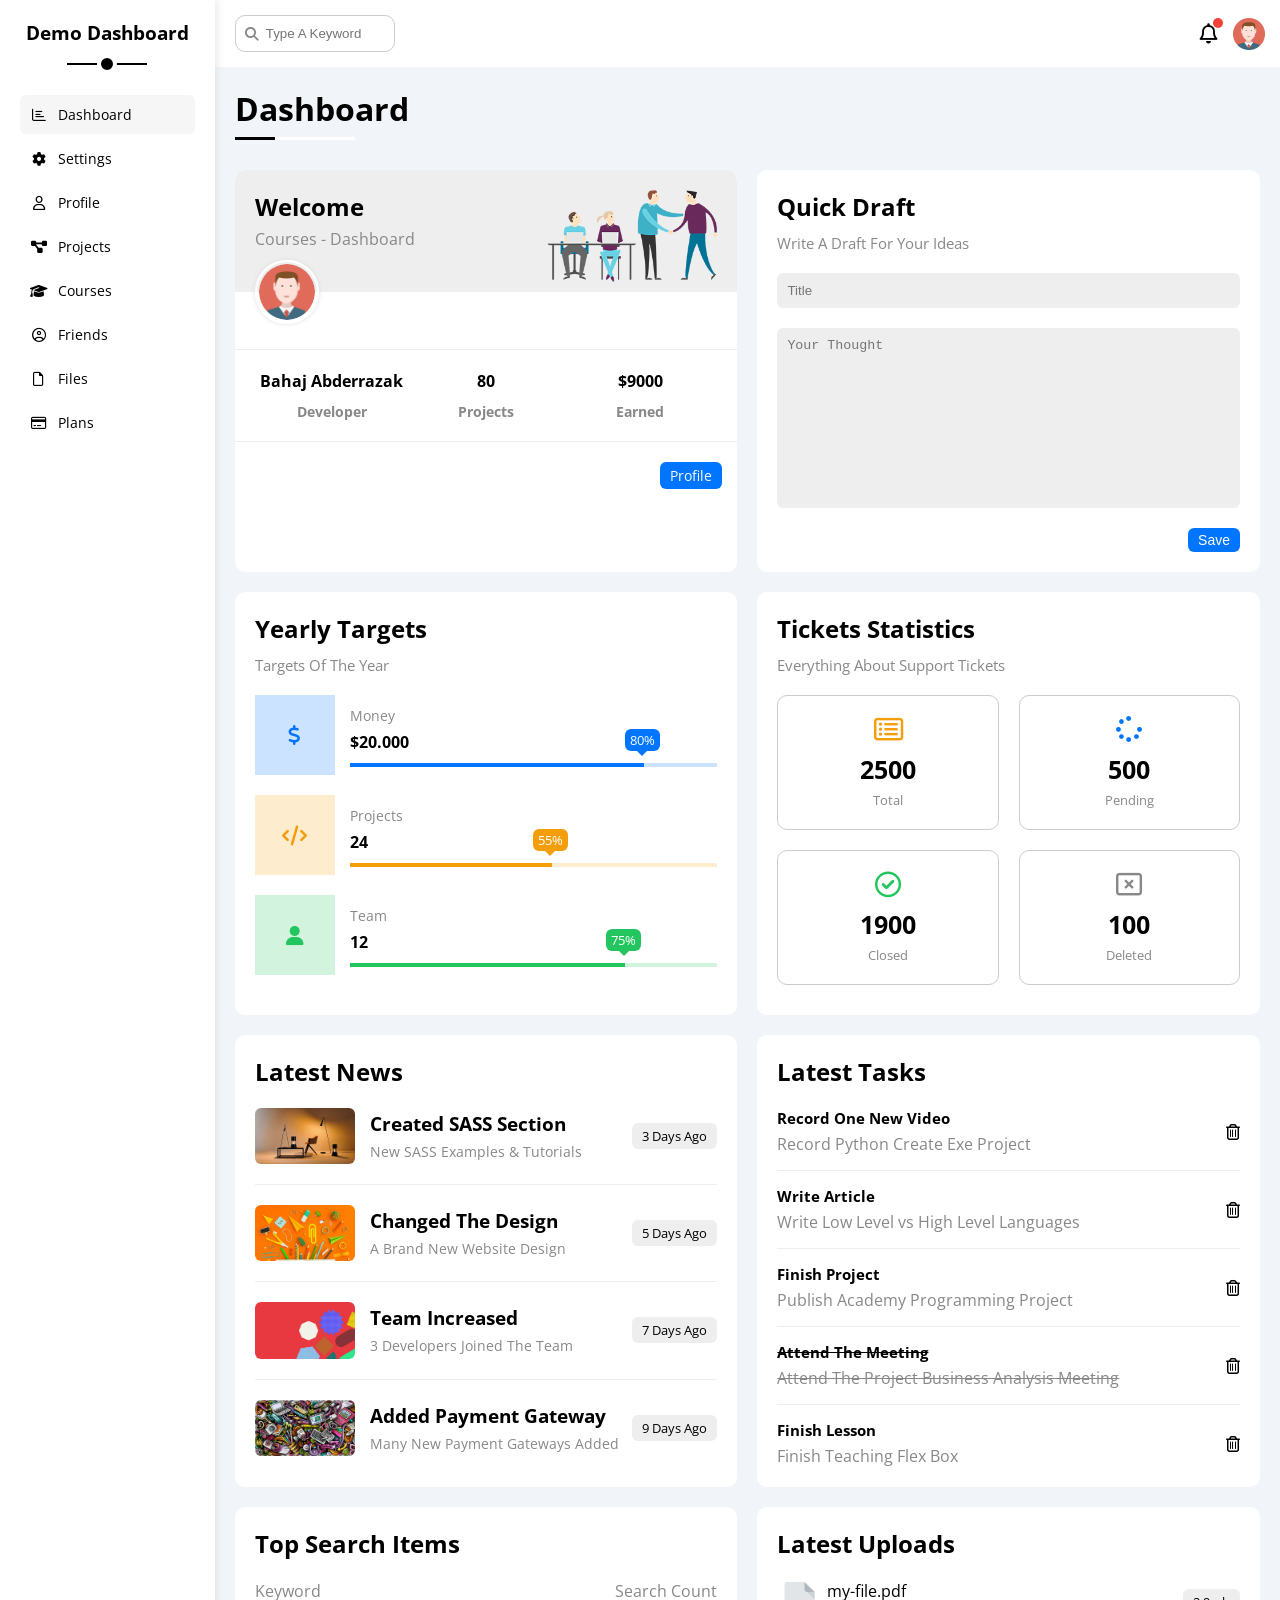
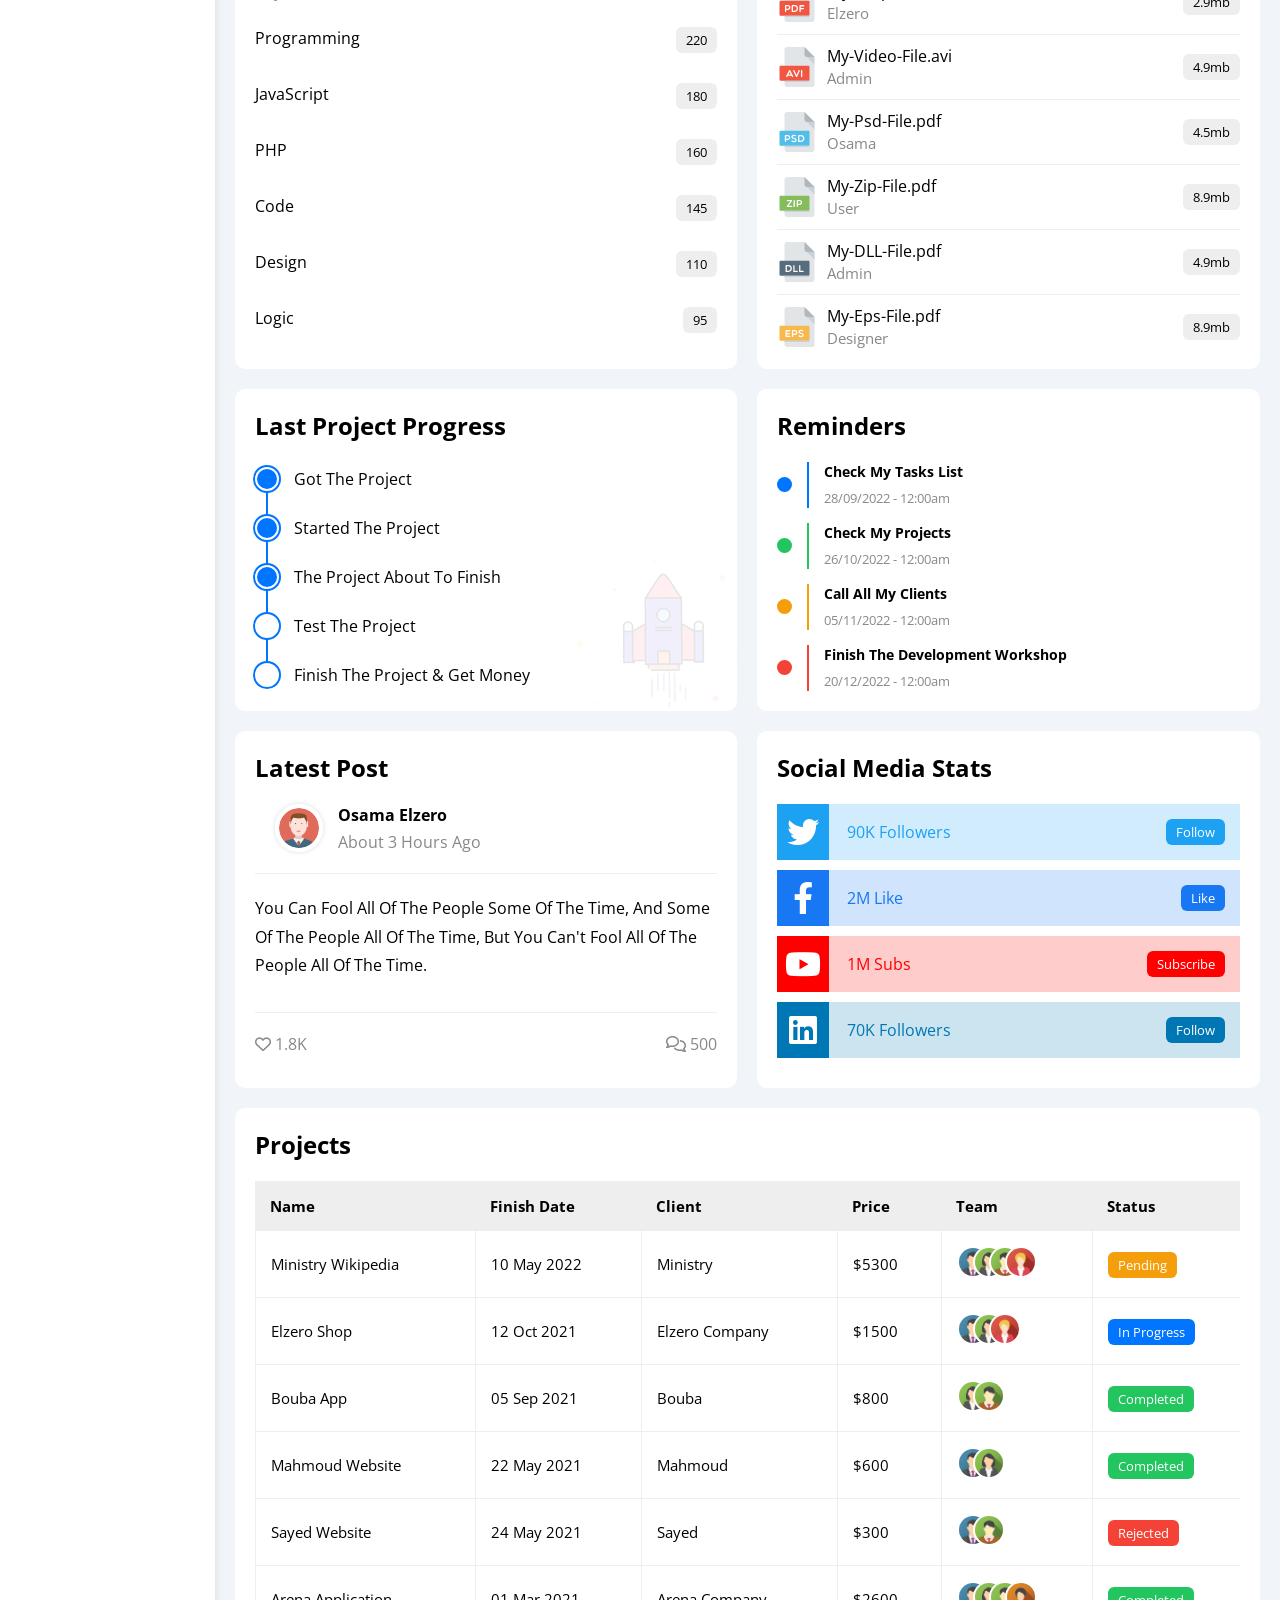
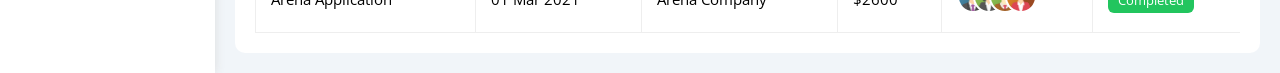
<file: index.html>
<!DOCTYPE html>
<html lang="en">

<head>
  <meta charset="UTF-8">
  <meta name="viewport" content="width=device-width, initial-scale=1.0">
  <link rel="preconnect" href="https://fonts.googleapis.com">
  <link rel="preconnect" href="https://fonts.gstatic.com" crossorigin>
  <link href="https://fonts.googleapis.com/css2?family=Open+Sans:wght@300;400;500;600;700;800&display=swap"
    rel="stylesheet">
  <link rel="stylesheet" href="https://cdnjs.cloudflare.com/ajax/libs/font-awesome/6.4.2/css/all.min.css"
    integrity="sha512-z3gLpd7yknf1YoNbCzqRKc4qyor8gaKU1qmn+CShxbuBusANI9QpRohGBreCFkKxLhei6S9CQXFEbbKuqLg0DA=="
    crossorigin="anonymous" referrerpolicy="no-referrer" />
  <link rel="stylesheet" href="css/all.min.css">
  <link rel="stylesheet" href="css/style.css">
  <title>Dashboard</title>
</head>

<body>
  <div class="page d-flex">
    <div class="sidebar bg-white p-20 p-relative">
      <h3 class="p-relative txt-c mt-0">Demo Dashboard</h3>
      <ul>
        <li>
          <a class="active d-flex align-center fs-14 c-black rad-6 p-10" href="index.html">
            <i class="fa-regular fa-chart-bar fa-fw"></i>
            <span>Dashboard</span>
          </a>
        </li>
        <li>
          <a class="d-flex align-center fs-14 c-black rad-6 p-10" href="settings.html">
            <i class="fa-solid fa-gear fa-fw"></i>
            <span>Settings</span>
          </a>
        </li>
        <li>
          <a class="d-flex align-center fs-14 c-black rad-6 p-10" href="profile.html">
            <i class="fa-regular fa-user fa-fw"></i>
            <span>Profile</span>
          </a>
        </li>
        <li>
          <a class="d-flex align-center fs-14 c-black rad-6 p-10" href="projects.html">
            <i class="fa-solid fa-diagram-project fa-fw"></i>
            <span>Projects</span>
          </a>
        </li>
        <li>
          <a class="d-flex align-center fs-14 c-black rad-6 p-10" href="courses.html">
            <i class="fa-solid fa-graduation-cap fa-fw"></i>
            <span>Courses</span>
          </a>
        </li>
        <li>
          <a class="d-flex align-center fs-14 c-black rad-6 p-10" href="friends.html">
            <i class="fa-regular fa-circle-user fa-fw"></i>
            <span>Friends</span>
          </a>
        </li>
        <li>
          <a class="d-flex align-center fs-14 c-black rad-6 p-10" href="files.html">
            <i class="fa-regular fa-file fa-fw"></i>
            <span>Files</span>
          </a>
        </li>
        <li>
          <a class="d-flex align-center fs-14 c-black rad-6 p-10" href="plans.html">
            <i class="fa-regular fa-credit-card fa-fw"></i>
            <span>Plans</span>
          </a>
        </li>
      </ul>
    </div>
    <div class="content w-full">

      <!-- start head -->
      <div class="head bg-white p-15 between-flex">
        <div class="search p-relative">
          <input class="p-10" type="search" placeholder="Type A Keyword">
        </div>
        <div class="icons d-flex align-center">
          <span class="notification p-relative">
            <i class="fa-regular fa-bell fa-lg"></i>
          </span>
          <img decoding="async" src="imgs/avatar.png" alt="" />
        </div>
      </div>
      <!-- end head -->

      <h1 class="p-relative">Dashboard</h1>
      <div class="wrapper d-grid gap-20">

        <!-- start Welcome Widget -->
        <div class="welcome bg-white rad-10 txt-c-mobile block-mobile">
          <div class="intro p-20 d-flex space-between bg-eee">
            <div>
              <h2 class="m-0">Welcome</h2>
              <p class="c-grey mt-5">Courses - Dashboard</p>
            </div>
            <img decoding="async" class="hide-mobile" src="imgs/welcome.png" alt="" />
          </div>
          <img decoding="async" src="imgs/avatar.png" alt="" class="avatar" />
          <div class="body txt-c d-flex p-20 mt-20 mb-20 block-mobile">
            <div>Bahaj Abderrazak<span class="d-block c-grey fs-14 mt-10">Developer</span></div>
            <div>80 <span class="d-block c-grey fs-14 mt-10">Projects</span></div>
            <div>$9000 <span class="d-block c-grey fs-14 mt-10">Earned</span></div>
          </div>
          <a href="profile.html" class="visit d-block fs-14 bg-blue c-white w-fit btn-shape">Profile</a>
        </div>
        <!-- end Welcome Widget -->

        <!-- start quick Draft widget -->
        <div class="quick-draft p-20 bg-white rad-10">
          <h2 class="mt-0 mb-10">Quick Draft</h2>
          <p class="mt-0 mb-20 c-grey fs-15">Write A Draft For Your Ideas</p>
          <form action="">
            <input type="text" class="d-block mb-20 w-full p-10 b-none bg-eee rad-6" placeholder="Title">
            <textarea class="d-block mb-20 w-full p-10 b-none bg-eee rad-6" placeholder="Your Thought"></textarea>
            <input type="submit" value="Save" class="save d-block fs-14 bg-blue c-white b-none w-fit btn-shape">
          </form>
        </div>
        <!-- end quick Draft widget -->

        <!-- Start Targets Widget -->
        <div class="targets p-20 bg-white rad-10">
          <h2 class="mt-0 mb-10">Yearly Targets</h2>
          <p class="mt-0 mb-20 c-grey fs-15">Targets Of The Year</p>
          <div class="target-row mb-20 blue center-flex">
            <div class="icon center-flex">
              <i class="fa-solid fa-dollar-sign fa-lg c-blue"></i>
            </div>
            <div class="details">
              <span class="fs-14 c-grey">Money</span>
              <span class="d-block mt-5 mb-10 fw-bold">$20.000</span>
              <div class="progress p-relative">
                <span class="bg-blue blue" style="width: 80%">
                  <span class="bg-blue">80%</span>
                </span>
              </div>
            </div>
          </div>
          <div class="target-row mb-20 center-flex orange">
            <div class="icon center-flex">
              <i class="fa-solid fa-code fa-lg c-orange"></i>
            </div>
            <div class="details">
              <span class="fs-14 c-grey">Projects</span>
              <span class="d-block mt-5 mb-10 fw-bold">24</span>
              <div class="progress p-relative">
                <span class="bg-orange orange" style="width: 55%">
                  <span class="bg-orange">55%</span>
                </span>
              </div>
            </div>
          </div>
          <div class="target-row mb-20 center-flex green">
            <div class="icon center-flex">
              <i class="fa-solid fa-user fa-lg c-green"></i>
            </div>
            <div class="details">
              <span class="fs-14 c-grey">Team</span>
              <span class="d-block mt-5 mb-10 fw-bold">12</span>
              <div class="progress p-relative">
                <span class="bg-green green" style="width: 75%">
                  <span class="bg-green">75%</span>
                </span>
              </div>
            </div>
          </div>
        </div>
        <!-- End Targets Widget -->
        <!-- Start Ticket Widget -->
        <div class="tickets p-20 bg-white rad-10">
          <h2 class="mt-0 mb-10">Tickets Statistics</h2>
          <p class="mt-0 mb-20 c-grey fs-15">Everything About Support Tickets</p>
          <div class="d-flex txt-c gap-20 f-wrap">
            <div class="box p-20 rad-10 fs-13 c-grey">
              <i class="fa-regular fa-rectangle-list fa-2x mb-10 c-orange"></i>
              <span class="d-block c-black fw-bold fs-25 mb-5">2500</span>
              Total
            </div>
            <div class="box p-20 rad-10 fs-13 c-grey">
              <i class="fa-solid fa-spinner fa-2x mb-10 c-blue"></i>
              <span class="d-block c-black fw-bold fs-25 mb-5">500</span>
              Pending
            </div>
            <div class="box p-20 rad-10 fs-13 c-grey">
              <i class="fa-regular fa-circle-check fa-2x mb-10 c-green"></i>
              <span class="d-block c-black fw-bold fs-25 mb-5">1900</span>
              Closed
            </div>
            <div class="box p-20 rad-10 fs-13 c-grey">
              <i class="fa-regular fa-rectangle-xmark fa-2x mb-10 c-red"></i>
              <span class="d-block c-black fw-bold fs-25 mb-5">100</span>
              Deleted
            </div>
          </div>
        </div>
        <!-- End Ticket Widget -->
        <!-- Start Latest News Widget -->
        <div class="latest-news p-20 bg-white rad-10 txt-c-mobile">
          <h2 class="mt-0 mb-20">Latest News</h2>
          <div class="news-row d-flex align-center">
            <img decoding="async" src="imgs/news-01.png" alt="" />
            <div class="info">
              <h3>Created SASS Section</h3>
              <p class="m-0 fs-14 c-grey">New SASS Examples & Tutorials</p>
            </div>
            <div class="btn-shape bg-eee fs-13 label">3 Days Ago</div>
          </div>
          <div class="news-row d-flex align-center">
            <img decoding="async" src="imgs/news-02.png" alt="" />
            <div class="info">
              <h3>Changed The Design</h3>
              <p class="m-0 fs-14 c-grey">A Brand New Website Design</p>
            </div>
            <div class="btn-shape bg-eee fs-13 label">5 Days Ago</div>
          </div>
          <div class="news-row d-flex align-center">
            <img decoding="async" src="imgs/news-03.png" alt="" />
            <div class="info">
              <h3>Team Increased</h3>
              <p class="m-0 fs-14 c-grey">3 Developers Joined The Team</p>
            </div>
            <div class="btn-shape bg-eee fs-13 label">7 Days Ago</div>
          </div>
          <div class="news-row d-flex align-center">
            <img decoding="async" src="imgs/news-04.png" alt="" />
            <div class="info">
              <h3>Added Payment Gateway</h3>
              <p class="m-0 fs-14 c-grey">Many New Payment Gateways Added</p>
            </div>
            <div class="btn-shape bg-eee fs-13 label">9 Days Ago</div>
          </div>
        </div>
        <!-- End Latest News Widget -->
        <!-- Start Tasks Widget -->
        <div class="tasks p-20 bg-white rad-10">
          <h2 class="mt-0 mb-20">Latest Tasks</h2>
          <div class="task-row between-flex">
            <div class="info">
              <h3 class="mt-0 mb-5 fs-15">Record One New Video</h3>
              <p class="m-0 c-grey">Record Python Create Exe Project</p>
            </div>
            <i class="fa-regular fa-trash-can delete"></i>
          </div>
          <div class="task-row between-flex">
            <div class="info">
              <h3 class="mt-0 mb-5 fs-15">Write Article</h3>
              <p class="m-0 c-grey">Write Low Level vs High Level Languages</p>
            </div>
            <i class="fa-regular fa-trash-can delete"></i>
          </div>
          <div class="task-row between-flex">
            <div class="info">
              <h3 class="mt-0 mb-5 fs-15">Finish Project</h3>
              <p class="m-0 c-grey">Publish Academy Programming Project</p>
            </div>
            <i class="fa-regular fa-trash-can delete"></i>
          </div>
          <div class="task-row between-flex done">
            <div class="info">
              <h3 class="mt-0 mb-5 fs-15">Attend The Meeting</h3>
              <p class="m-0 c-grey">Attend The Project Business Analysis Meeting</p>
            </div>
            <i class="fa-regular fa-trash-can delete"></i>
          </div>
          <div class="task-row between-flex">
            <div class="info">
              <h3 class="mt-0 mb-5 fs-15">Finish Lesson</h3>
              <p class="m-0 c-grey">Finish Teaching Flex Box</p>
            </div>
            <i class="fa-regular fa-trash-can delete"></i>
          </div>
        </div>
        <!-- End Tasks -->

        <!-- Start Top Search Word Widget -->
        <div class="search-items p-20 bg-white rad-10">
          <h2 class="mt-0 mb-20">Top Search Items</h2>
          <div class="items-head d-flex space-between c-grey mb-10">
            <div>Keyword</div>
            <div>Search Count</div>
          </div>
          <div class="items d-flex space-between pt-15 pb-15">
            <span>Programming</span>
            <span class="bg-eee fs-13 btn-shape">220</span>
          </div>
          <div class="items d-flex space-between pt-15 pb-15">
            <span>JavaScript</span>
            <span class="bg-eee btn-shape fs-13">180</span>
          </div>
          <div class="items d-flex space-between pt-15 pb-15">
            <span>PHP</span>
            <span class="bg-eee btn-shape fs-13">160</span>
          </div>
          <div class="items d-flex space-between pt-15 pb-15">
            <span>Code</span>
            <span class="bg-eee btn-shape fs-13">145</span>
          </div>
          <div class="items d-flex space-between pt-15 pb-15">
            <span>Design</span>
            <span class="bg-eee btn-shape fs-13">110</span>
          </div>
          <div class="items d-flex space-between pt-15 pb-15">
            <span>Logic</span>
            <span class="bg-eee btn-shape fs-13">95</span>
          </div>
        </div>
        <!-- End Top Search Word Widget -->

        <!-- Start Latest Uploads Widget -->
        <div class="latest-uploads p-20 bg-white rad-10">
          <h2 class="mt-0 mb-20">Latest Uploads</h2>
          <ul class="m-0">
            <li class="between-flex pb-10 mb-10">
              <div class="d-flex align-center">
                <img decoding="async" class="mr-10" src="imgs/pdf.svg" alt="" />
                <div>
                  <span class="d-block">my-file.pdf</span>
                  <span class="fs-15 c-grey">Elzero</span>
                </div>
              </div>
              <div class="bg-eee btn-shape fs-13">2.9mb</div>
            </li>
            <li class="between-flex pb-10 mb-10">
              <div class="d-flex align-center">
                <img decoding="async" class="mr-10" src="imgs/avi.svg" alt="" />
                <div>
                  <span class="d-block">My-Video-File.avi</span>
                  <span class="fs-15 c-grey">Admin</span>
                </div>
              </div>
              <div class="bg-eee btn-shape fs-13">4.9mb</div>
            </li>
            <li class="between-flex pb-10 mb-10">
              <div class="d-flex align-center">
                <img decoding="async" class="mr-10" src="imgs/psd.svg" alt="" />
                <div>
                  <span class="d-block">My-Psd-File.pdf</span>
                  <span class="fs-15 c-grey">Osama</span>
                </div>
              </div>
              <div class="bg-eee btn-shape fs-13">4.5mb</div>
            </li>
            <li class="between-flex pb-10 mb-10">
              <div class="d-flex align-center">
                <img decoding="async" class="mr-10" src="imgs/zip.svg" alt="" />
                <div>
                  <span class="d-block">My-Zip-File.pdf</span>
                  <span class="fs-15 c-grey">User</span>
                </div>
              </div>
              <div class="bg-eee btn-shape fs-13">8.9mb</div>
            </li>
            <li class="between-flex pb-10 mb-10">
              <div class="d-flex align-center">
                <img decoding="async" class="mr-10" src="imgs/dll.svg" alt="" />
                <div>
                  <span class="d-block">My-DLL-File.pdf</span>
                  <span class="fs-15 c-grey">Admin</span>
                </div>
              </div>
              <div class="bg-eee btn-shape fs-13">4.9mb</div>
            </li>
            <li class="between-flex">
              <div class="d-flex align-center">
                <img decoding="async" class="mr-10" src="imgs/eps.svg" alt="" />
                <div>
                  <span class="d-block">My-Eps-File.pdf</span>
                  <span class="fs-15 c-grey">Designer</span>
                </div>
              </div>
              <div class="bg-eee btn-shape fs-13">8.9mb</div>
            </li>
          </ul>
        </div>
        <!-- End Latest Uploads Widget -->

        <!-- Start Last Project Progress Widget -->
        <div class="last-project p-20 bg-white rad-10 p-relative">
          <h2 class="mt-0 mb-20">Last Project Progress</h2>
          <ul class="m-0 p-relative">
            <li class="mt-25 d-flex align-center done">Got The Project</li>
            <li class="mt-25 d-flex align-center done">Started The Project</li>
            <li class="mt-25 d-flex align-center done">The Project About To Finish</li>
            <li class="mt-25 d-flex align-center current">Test The Project</li>
            <li class="mt-25 d-flex align-center">Finish The Project & Get Money</li>
          </ul>
          <img decoding="async" class="launch-icon hide-mobile" src="imgs/project.png" alt="" />
        </div>
        <!-- End Last Project Progress Widget -->

        <!-- Start Reminders Widget -->
        <div class="reminders p-20 bg-white rad-10 p-relative">
          <h2 class="mt-0 mb-25">Reminders</h2>
          <ul class="m-0">
            <li class="d-flex align-center mt-15">
              <span class="key bg-blue mr-15 d-block rad-half"></span>
              <div class="pl-15 blue">
                <p class="fs-14 fw-bold mt-0 mb-5">Check My Tasks List</p>
                <span class="fs-13 c-grey">28/09/2022 - 12:00am</span>
              </div>
            </li>
            <li class="d-flex align-center mt-15">
              <span class="key bg-green mr-15 d-block rad-half"></span>
              <div class="pl-15 green">
                <p class="fs-14 fw-bold mt-0 mb-5">Check My Projects</p>
                <span class="fs-13 c-grey">26/10/2022 - 12:00am</span>
              </div>
            </li>
            <li class="d-flex align-center mt-15">
              <span class="key bg-orange mr-15 d-block rad-half"></span>
              <div class="pl-15 orange">
                <p class="fs-14 fw-bold mt-0 mb-5">Call All My Clients</p>
                <span class="fs-13 c-grey">05/11/2022 - 12:00am</span>
              </div>
            </li>
            <li class="d-flex align-center mt-15">
              <span class="key bg-red mr-15 d-block rad-half"></span>
              <div class="pl-15 red">
                <p class="fs-14 fw-bold mt-0 mb-5">Finish The Development Workshop</p>
                <span class="fs-13 c-grey">20/12/2022 - 12:00am</span>
              </div>
            </li>
          </ul>
        </div>
        <!-- End Reminders Widget -->

        <!-- Start Latest Post Widget -->
        <div class="latest-post p-20 bg-white rad-10 p-relative">
          <h2 class="mt-0 mb-25">Latest Post</h2>
          <div class="top d-flex align-center">
            <img decoding="async" class="avatar mr-15" src="imgs/avatar.png" alt="" />
            <div class="info">
              <span class="d-block mb-5 fw-bold">Osama Elzero</span>
              <span class="c-grey">About 3 Hours Ago</span>
            </div>
          </div>
          <div class="post-content txt-c-mobile pt-20 pb-20 mt-20 mb-20">
            You can fool all of the people some of the time, and some of the people all of the time, but you can't
            fool all of the people all of the time.
          </div>
          <div class="post-stats between-flex c-grey">
            <div>
              <i class="fa-regular fa-heart"></i>
              <span>1.8K</span>
            </div>
            <div>
              <i class="fa-regular fa-comments"></i>
              <span>500</span>
            </div>
          </div>
        </div>
        <!-- End Latest Post Widget -->

        <!-- Start Social Media Stats Widget -->
        <div class="social-media p-20 bg-white rad-10 p-relative">
          <h2 class="mt-0 mb-25">Social Media Stats</h2>
          <div class="box twitter p-15 p-relative mb-10 between-flex">
            <i class="fa-brands fa-twitter fa-2x c-white h-full center-flex"></i>
            <span>90K Followers</span>
            <a class="fs-13 c-white btn-shape" href="#">Follow</a>
          </div>
          <div class="box facebook p-15 p-relative mb-10 between-flex">
            <i class="fa-brands fa-facebook-f fa-2x c-white h-full center-flex"></i>
            <span>2M Like</span>
            <a class="fs-13 c-white btn-shape" href="#">Like</a>
          </div>
          <div class="box youtube p-15 p-relative mb-10 between-flex">
            <i class="fa-brands fa-youtube fa-2x c-white h-full center-flex"></i>
            <span>1M Subs</span>
            <a class="fs-13 c-white btn-shape" href="#">Subscribe</a>
          </div>
          <div class="box linkedin p-15 p-relative mb-10 between-flex">
            <i class="fa-brands fa-linkedin fa-2x c-white h-full center-flex"></i>
            <span>70K Followers</span>
            <a class="fs-13 c-white btn-shape" href="#">Follow</a>
          </div>
        </div>
        <!-- Start End Media Stats Widget -->
      </div>

      <!-- Start Projects Table -->
      <div class="projects p-20 bg-white rad-10 m-20">
        <h2 class="mt-0 mb-20">Projects</h2>
        <div class="responsive-table">
          <table class="fs-15 w-full">
            <thead>
              <tr>
                <td>Name</td>
                <td>Finish Date</td>
                <td>Client</td>
                <td>Price</td>
                <td>Team</td>
                <td>Status</td>
              </tr>
            </thead>
            <tbody>
              <tr>
                <td>Ministry Wikipedia</td>
                <td>10 May 2022</td>
                <td>Ministry</td>
                <td>$5300</td>
                <td>
                  <img decoding="async" src="imgs/team-01.png" alt="" />
                  <img decoding="async" src="imgs/team-02.png" alt="" />
                  <img decoding="async" src="imgs/team-03.png" alt="" />
                  <img decoding="async" src="imgs/team-05.png" alt="" />
                </td>
                <td>
                  <span class="label btn-shape bg-orange c-white">Pending</span>
                </td>
              </tr>
              <tr>
                <td>Elzero Shop</td>
                <td>12 Oct 2021</td>
                <td>Elzero Company</td>
                <td>$1500</td>
                <td>
                  <img decoding="async" src="imgs/team-01.png" alt="" />
                  <img decoding="async" src="imgs/team-02.png" alt="" />
                  <img decoding="async" src="imgs/team-05.png" alt="" />
                </td>
                <td><span class="label btn-shape bg-blue c-white">In Progress</span></td>
              </tr>
              <tr>
                <td>Bouba App</td>
                <td>05 Sep 2021</td>
                <td>Bouba</td>
                <td>$800</td>
                <td>
                  <img decoding="async" src="imgs/team-02.png" alt="" />
                  <img decoding="async" src="imgs/team-03.png" alt="" />
                </td>
                <td><span class="label btn-shape bg-green c-white">Completed</span></td>
              </tr>
              <tr>
                <td>Mahmoud Website</td>
                <td>22 May 2021</td>
                <td>Mahmoud</td>
                <td>$600</td>
                <td>
                  <img decoding="async" src="imgs/team-01.png" alt="" />
                  <img decoding="async" src="imgs/team-02.png" alt="" />
                </td>
                <td><span class="label btn-shape bg-green c-white">Completed</span></td>
              </tr>
              <tr>
                <td>Sayed Website</td>
                <td>24 May 2021</td>
                <td>Sayed</td>
                <td>$300</td>
                <td>
                  <img decoding="async" src="imgs/team-01.png" alt="" />
                  <img decoding="async" src="imgs/team-03.png" alt="" />
                </td>
                <td><span class="label btn-shape bg-red c-white">Rejected</span></td>
              </tr>
              <tr>
                <td>Arena Application</td>
                <td>01 Mar 2021</td>
                <td>Arena Company</td>
                <td>$2600</td>
                <td>
                  <img decoding="async" src="imgs/team-01.png" alt="" />
                  <img decoding="async" src="imgs/team-02.png" alt="" />
                  <img decoding="async" src="imgs/team-03.png" alt="" />
                  <img decoding="async" src="imgs/team-04.png" alt="" />
                </td>
                <td><span class="label btn-shape bg-green c-white">Completed</span></td>
              </tr>
            </tbody>
          </table>
        </div>
      </div>
      <!-- End Projects Table -->
    </div>
  </div>
</body>

</html>
</file>
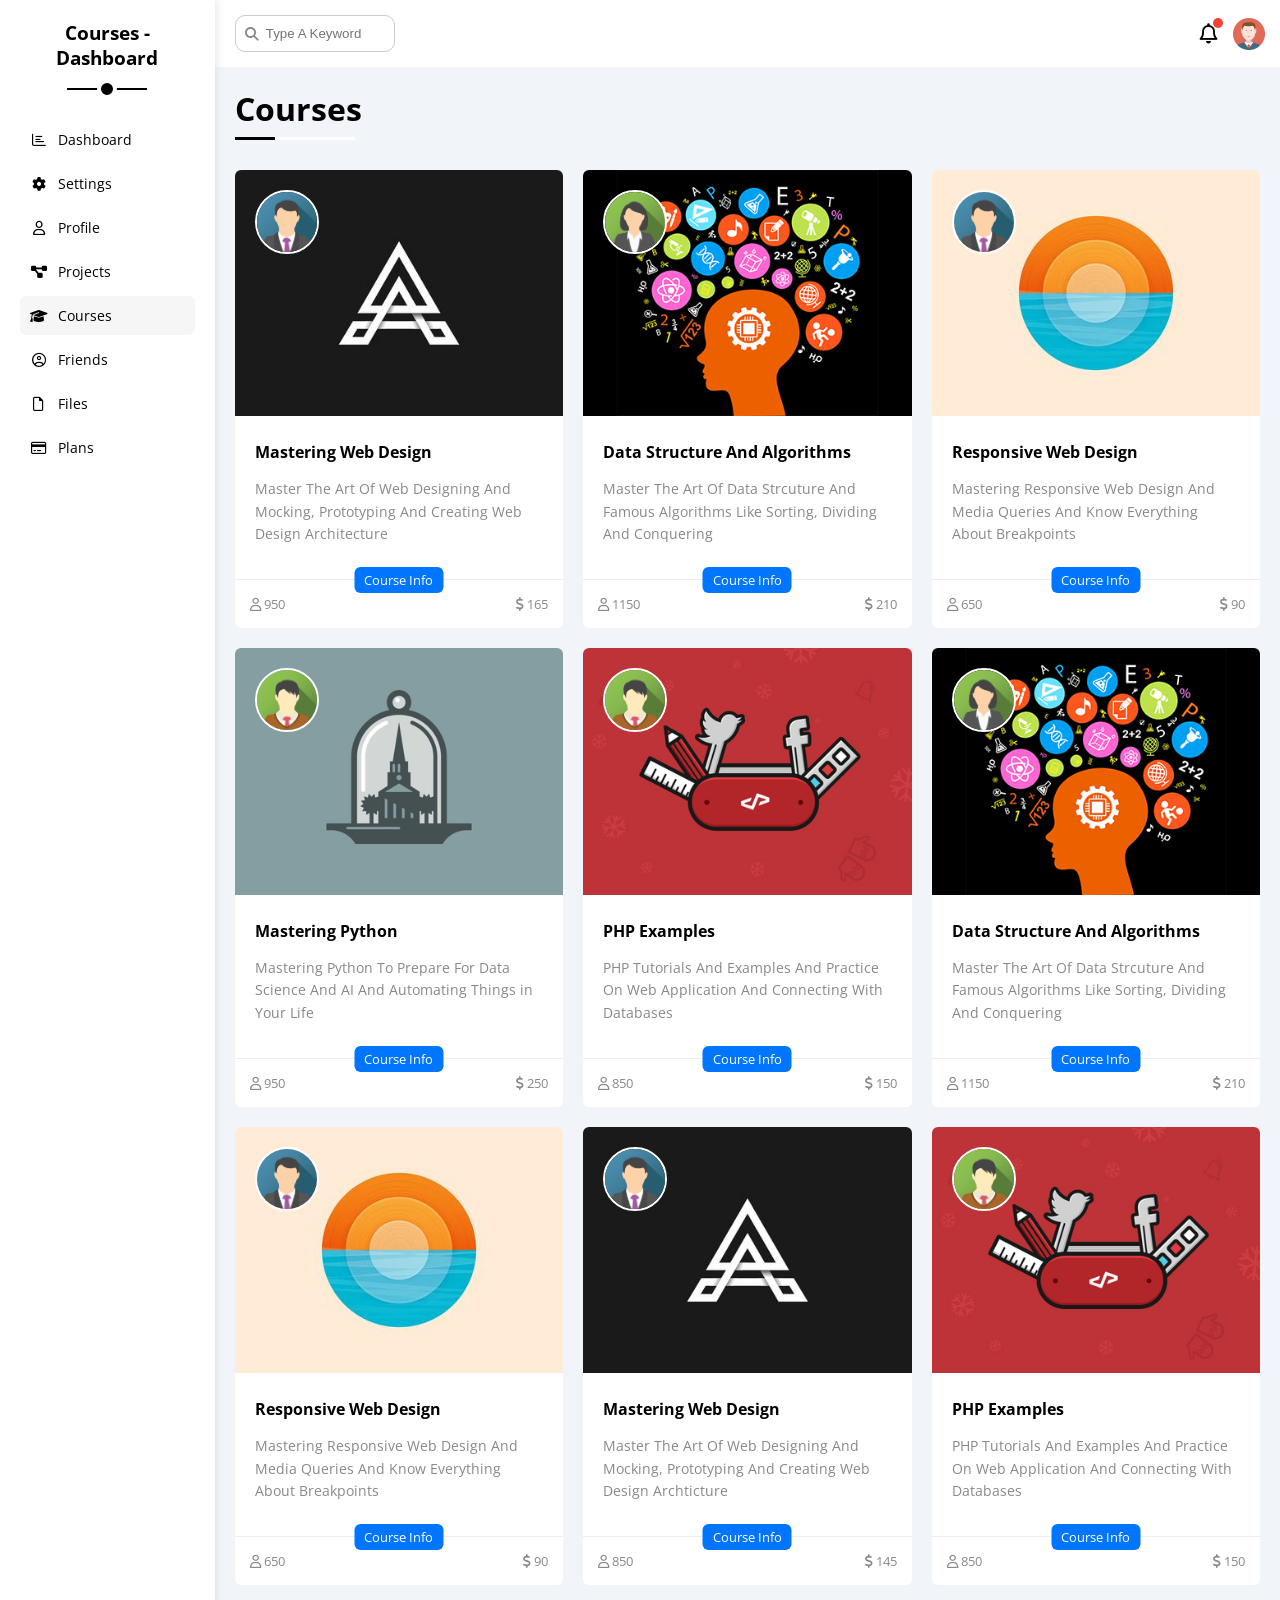
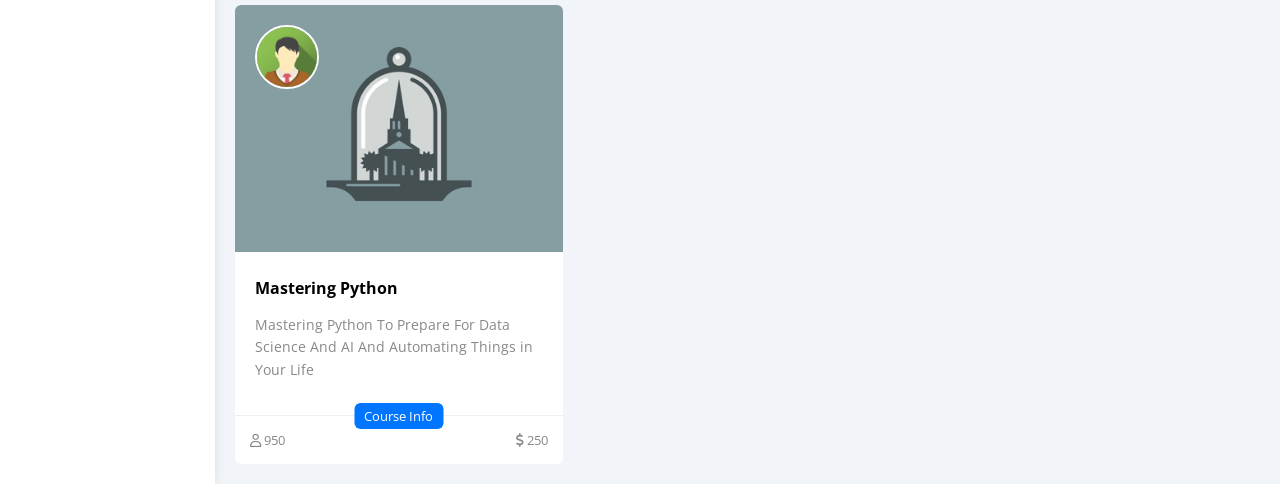
<file: courses.html>
<!DOCTYPE html>
<html lang="en">

<head>
  <meta charset="UTF-8">
  <meta name="viewport" content="width=device-width, initial-scale=1.0">
  <link rel="preconnect" href="https://fonts.googleapis.com">
  <link rel="preconnect" href="https://fonts.gstatic.com" crossorigin>
  <link href="https://fonts.googleapis.com/css2?family=Open+Sans:wght@300;400;500;600;700;800&display=swap"
    rel="stylesheet">
  <link rel="stylesheet" href="https://cdnjs.cloudflare.com/ajax/libs/font-awesome/6.4.2/css/all.min.css"
    integrity="sha512-z3gLpd7yknf1YoNbCzqRKc4qyor8gaKU1qmn+CShxbuBusANI9QpRohGBreCFkKxLhei6S9CQXFEbbKuqLg0DA=="
    crossorigin="anonymous" referrerpolicy="no-referrer" />
  <link rel="stylesheet" href="css/all.min.css">
  <link rel="stylesheet" href="css/style.css">
  <title>Courses - Dashboard</title>
</head>

<body>
  <div class="page d-flex">
    <div class="sidebar bg-white p-20 p-relative">
      <h3 class="p-relative txt-c mt-0">Courses - Dashboard</h3>
      <ul>
        <li>
          <a class="d-flex align-center fs-14 c-black rad-6 p-10" href="index.html">
            <i class="fa-regular fa-chart-bar fa-fw"></i>
            <span>Dashboard</span>
          </a>
        </li>
        <li>
          <a class="d-flex align-center fs-14 c-black rad-6 p-10" href="settings.html">
            <i class="fa-solid fa-gear fa-fw"></i>
            <span>Settings</span>
          </a>
        </li>
        <li>
          <a class="d-flex align-center fs-14 c-black rad-6 p-10" href="profile.html">
            <i class="fa-regular fa-user fa-fw"></i>
            <span>Profile</span>
          </a>
        </li>
        <li>
          <a class="d-flex align-center fs-14 c-black rad-6 p-10" href="projects.html">
            <i class="fa-solid fa-diagram-project fa-fw"></i>
            <span>Projects</span>
          </a>
        </li>
        <li>
          <a class="active d-flex align-center fs-14 c-black rad-6 p-10" href="courses.html">
            <i class="fa-solid fa-graduation-cap fa-fw"></i>
            <span>Courses</span>
          </a>
        </li>
        <li>
          <a class="d-flex align-center fs-14 c-black rad-6 p-10" href="friends.html">
            <i class="fa-regular fa-circle-user fa-fw"></i>
            <span>Friends</span>
          </a>
        </li>
        <li>
          <a class="d-flex align-center fs-14 c-black rad-6 p-10" href="files.html">
            <i class="fa-regular fa-file fa-fw"></i>
            <span>Files</span>
          </a>
        </li>
        <li>
          <a class="d-flex align-center fs-14 c-black rad-6 p-10" href="plans.html">
            <i class="fa-regular fa-credit-card fa-fw"></i>
            <span>Plans</span>
          </a>
        </li>
      </ul>
    </div>
    <div class="content w-full">
      <!-- Start Head -->
      <div class="head bg-white p-15 between-flex">
        <div class="search p-relative">
          <input class="p-10" type="search" placeholder="Type A Keyword" />
        </div>
        <div class="icons d-flex align-center">
          <span class="notification p-relative">
            <i class="fa-regular fa-bell fa-lg"></i>
          </span>
          <img decoding="async" src="imgs/avatar.png" alt="" />
        </div>
      </div>
      <!-- End Head -->
      <h1 class="p-relative">Courses</h1>
      <div class="courses-page d-grid m-20 gap-20">
        <div class="course bg-white rad-6 p-relative">
          <img decoding="async" class="cover" src="imgs/course-01.jpg" alt="" />
          <img decoding="async" class="instructor" src="imgs/team-01.png" alt="" />
          <div class="p-20">
            <h4 class="m-0">Mastering Web Design</h4>
            <p class="description c-grey mt-15 fs-14">
              Master The Art Of Web Designing And Mocking, Prototyping And Creating Web Design Architecture
            </p>
          </div>
          <div class="info p-15 p-relative between-flex">
            <span class="title bg-blue c-white btn-shape">Course Info</span>
            <span class="c-grey">
              <i class="fa-regular fa-user"></i>
              950
            </span>
            <span class="c-grey">
              <i class="fa-solid fa-dollar-sign"></i>
              165
            </span>
          </div>
        </div>
        <div class="course bg-white rad-6 p-relative">
          <img decoding="async" class="cover" src="imgs/course-02.jpg" alt="" />
          <img decoding="async" class="instructor" src="imgs/team-02.png" alt="" />
          <div class="p-20">
            <h4 class="m-0">Data Structure And Algorithms</h4>
            <p class="description c-grey mt-15 fs-14">
              Master The Art Of Data Strcuture And Famous Algorithms Like Sorting, Dividing And Conquering
            </p>
          </div>
          <div class="info p-15 p-relative between-flex">
            <span class="title bg-blue c-white btn-shape">Course Info</span>
            <span class="c-grey"> <i class="fa-regular fa-user"></i> 1150</span>
            <span class="c-grey"><i class="fa-solid fa-dollar-sign"></i> 210</span>
          </div>
        </div>
        <div class="course bg-white rad-6 p-relative">
          <img decoding="async" class="cover" src="imgs/course-03.jpg" alt="" />
          <img decoding="async" class="instructor" src="imgs/team-01.png" alt="" />
          <div class="p-20">
            <h4 class="m-0">Responsive Web Design</h4>
            <p class="description c-grey mt-15 fs-14">
              Mastering Responsive Web Design And Media Queries And Know Everything About Breakpoints
            </p>
          </div>
          <div class="info p-15 p-relative between-flex">
            <span class="title bg-blue c-white btn-shape">Course Info</span>
            <span class="c-grey"> <i class="fa-regular fa-user"></i> 650</span>
            <span class="c-grey"><i class="fa-solid fa-dollar-sign"></i> 90</span>
          </div>
        </div>
        <div class="course bg-white rad-6 p-relative">
          <img decoding="async" class="cover" src="imgs/course-04.jpg" alt="" />
          <img decoding="async" class="instructor" src="imgs/team-03.png" alt="" />
          <div class="p-20">
            <h4 class="m-0">Mastering Python</h4>
            <p class="description c-grey mt-15 fs-14">
              Mastering Python To Prepare For Data Science And AI And Automating Things in Your Life
            </p>
          </div>
          <div class="info p-15 p-relative between-flex">
            <span class="title bg-blue c-white btn-shape">Course Info</span>
            <span class="c-grey"> <i class="fa-regular fa-user"></i> 950</span>
            <span class="c-grey"><i class="fa-solid fa-dollar-sign"></i> 250</span>
          </div>
        </div>
        <div class="course bg-white rad-6 p-relative">
          <img decoding="async" class="cover" src="imgs/course-05.jpg" alt="" />
          <img decoding="async" class="instructor" src="imgs/team-03.png" alt="" />
          <div class="p-20">
            <h4 class="m-0">PHP Examples</h4>
            <p class="description c-grey mt-15 fs-14">
              PHP Tutorials And Examples And Practice On Web Application And Connecting With Databases
            </p>
          </div>
          <div class="info p-15 p-relative between-flex">
            <span class="title bg-blue c-white btn-shape">Course Info</span>
            <span class="c-grey"> <i class="fa-regular fa-user"></i> 850</span>
            <span class="c-grey"><i class="fa-solid fa-dollar-sign"></i> 150</span>
          </div>
        </div>
        <div class="course bg-white rad-6 p-relative">
          <img decoding="async" class="cover" src="imgs/course-02.jpg" alt="" />
          <img decoding="async" class="instructor" src="imgs/team-02.png" alt="" />
          <div class="p-20">
            <h4 class="m-0">Data Structure And Algorithms</h4>
            <p class="description c-grey mt-15 fs-14">
              Master The Art Of Data Strcuture And Famous Algorithms Like Sorting, Dividing And Conquering
            </p>
          </div>
          <div class="info p-15 p-relative between-flex">
            <span class="title bg-blue c-white btn-shape">Course Info</span>
            <span class="c-grey"> <i class="fa-regular fa-user"></i> 1150</span>
            <span class="c-grey"><i class="fa-solid fa-dollar-sign"></i> 210</span>
          </div>
        </div>
        <div class="course bg-white rad-6 p-relative">
          <img decoding="async" class="cover" src="imgs/course-03.jpg" alt="" />
          <img decoding="async" class="instructor" src="imgs/team-01.png" alt="" />
          <div class="p-20">
            <h4 class="m-0">Responsive Web Design</h4>
            <p class="description c-grey mt-15 fs-14">
              Mastering Responsive Web Design And Media Queries And Know Everything About Breakpoints
            </p>
          </div>
          <div class="info p-15 p-relative between-flex">
            <span class="title bg-blue c-white btn-shape">Course Info</span>
            <span class="c-grey"> <i class="fa-regular fa-user"></i> 650</span>
            <span class="c-grey"><i class="fa-solid fa-dollar-sign"></i> 90</span>
          </div>
        </div>
        <div class="course bg-white rad-6 p-relative">
          <img decoding="async" class="cover" src="imgs/course-01.jpg" alt="" />
          <img decoding="async" class="instructor" src="imgs/team-01.png" alt="" />
          <div class="p-20">
            <h4 class="m-0">Mastering Web Design</h4>
            <p class="description c-grey mt-15 fs-14">
              Master The Art Of Web Designing And Mocking, Prototyping And Creating Web Design Archticture
            </p>
          </div>
          <div class="info p-15 p-relative between-flex">
            <span class="title bg-blue c-white btn-shape">Course Info</span>
            <span class="c-grey"> <i class="fa-regular fa-user"></i> 850</span>
            <span class="c-grey"><i class="fa-solid fa-dollar-sign"></i> 145</span>
          </div>
        </div>
        <div class="course bg-white rad-6 p-relative">
          <img decoding="async" class="cover" src="imgs/course-05.jpg" alt="" />
          <img decoding="async" class="instructor" src="imgs/team-03.png" alt="" />
          <div class="p-20">
            <h4 class="m-0">PHP Examples</h4>
            <p class="description c-grey mt-15 fs-14">
              PHP Tutorials And Examples And Practice On Web Application And Connecting With Databases
            </p>
          </div>
          <div class="info p-15 p-relative between-flex">
            <span class="title bg-blue c-white btn-shape">Course Info</span>
            <span class="c-grey"> <i class="fa-regular fa-user"></i> 850</span>
            <span class="c-grey"><i class="fa-solid fa-dollar-sign"></i> 150</span>
          </div>
        </div>
        <div class="course bg-white rad-6 p-relative">
          <img decoding="async" class="cover" src="imgs/course-04.jpg" alt="" />
          <img decoding="async" class="instructor" src="imgs/team-03.png" alt="" />
          <div class="p-20">
            <h4 class="m-0">Mastering Python</h4>
            <p class="description c-grey mt-15 fs-14">
              Mastering Python To Prepare For Data Science And AI And Automating Things in Your Life
            </p>
          </div>
          <div class="info p-15 p-relative between-flex">
            <span class="title bg-blue c-white btn-shape">Course Info</span>
            <span class="c-grey"> <i class="fa-regular fa-user"></i> 950</span>
            <span class="c-grey"><i class="fa-solid fa-dollar-sign"></i> 250</span>
          </div>
        </div>
      </div>
    </div>
  </div>
</body>

</html>
</file>
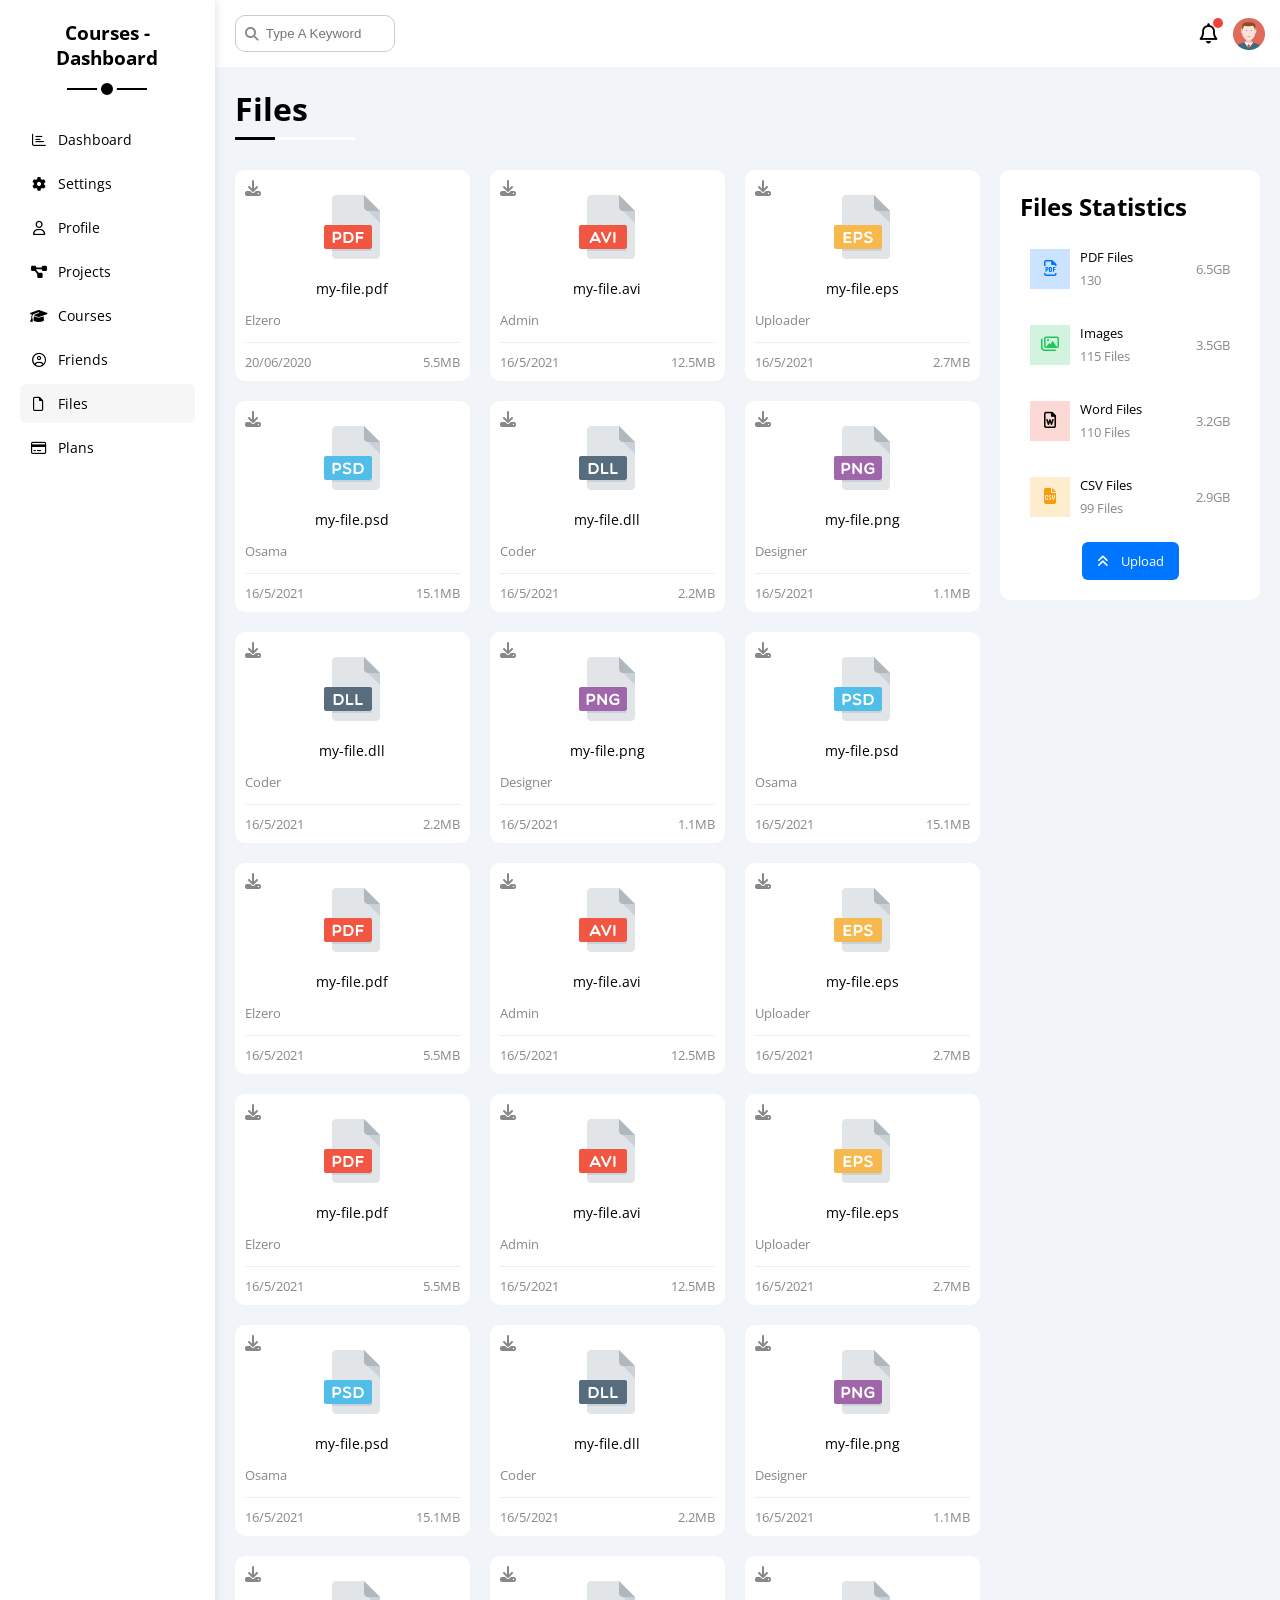
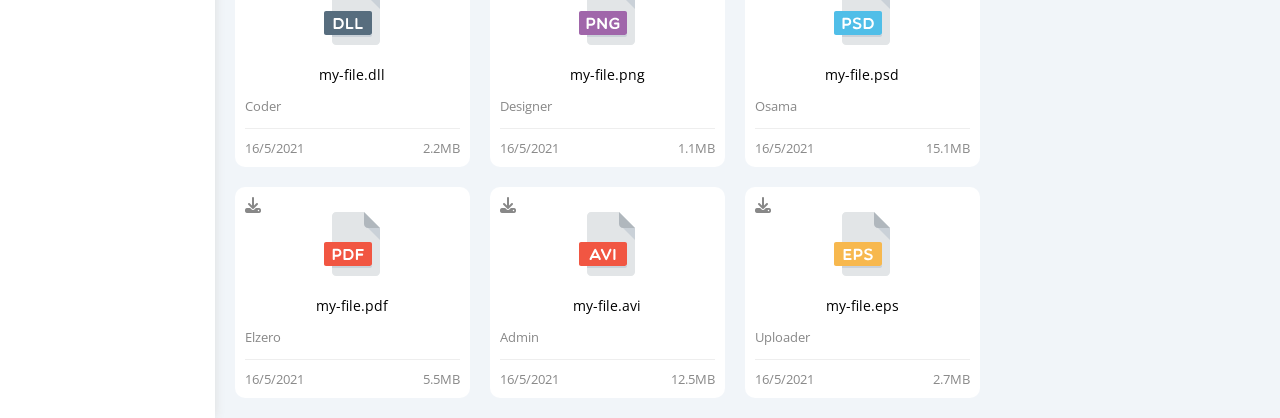
<file: files.html>
<!DOCTYPE html>
<html lang="en">

<head>
  <meta charset="UTF-8">
  <meta name="viewport" content="width=device-width, initial-scale=1.0">
  <link rel="preconnect" href="https://fonts.googleapis.com">
  <link rel="preconnect" href="https://fonts.gstatic.com" crossorigin>
  <link href="https://fonts.googleapis.com/css2?family=Open+Sans:wght@300;400;500;600;700;800&display=swap"
    rel="stylesheet">
  <link rel="stylesheet" href="https://cdnjs.cloudflare.com/ajax/libs/font-awesome/6.4.2/css/all.min.css"
    integrity="sha512-z3gLpd7yknf1YoNbCzqRKc4qyor8gaKU1qmn+CShxbuBusANI9QpRohGBreCFkKxLhei6S9CQXFEbbKuqLg0DA=="
    crossorigin="anonymous" referrerpolicy="no-referrer" />
  <link rel="stylesheet" href="css/all.min.css">
  <link rel="stylesheet" href="css/style.css">
  <title>Files | Dashboard</title>
</head>

<body>
  <div class="page d-flex">
    <div class="sidebar bg-white p-20 p-relative">
      <h3 class="p-relative txt-c mt-0">Courses - Dashboard</h3>
      <ul>
        <li>
          <a class="d-flex align-center fs-14 c-black rad-6 p-10" href="index.html">
            <i class="fa-regular fa-chart-bar fa-fw"></i>
            <span>Dashboard</span>
          </a>
        </li>
        <li>
          <a class="d-flex align-center fs-14 c-black rad-6 p-10" href="settings.html">
            <i class="fa-solid fa-gear fa-fw"></i>
            <span>Settings</span>
          </a>
        </li>
        <li>
          <a class="d-flex align-center fs-14 c-black rad-6 p-10" href="profile.html">
            <i class="fa-regular fa-user fa-fw"></i>
            <span>Profile</span>
          </a>
        </li>
        <li>
          <a class="d-flex align-center fs-14 c-black rad-6 p-10" href="projects.html">
            <i class="fa-solid fa-diagram-project fa-fw"></i>
            <span>Projects</span>
          </a>
        </li>
        <li>
          <a class="d-flex align-center fs-14 c-black rad-6 p-10" href="courses.html">
            <i class="fa-solid fa-graduation-cap fa-fw"></i>
            <span>Courses</span>
          </a>
        </li>
        <li>
          <a class="d-flex align-center fs-14 c-black rad-6 p-10" href="friends.html">
            <i class="fa-regular fa-circle-user fa-fw"></i>
            <span>Friends</span>
          </a>
        </li>
        <li>
          <a class="active d-flex align-center fs-14 c-black rad-6 p-10" href="files.html">
            <i class="fa-regular fa-file fa-fw"></i>
            <span>Files</span>
          </a>
        </li>
        <li>
          <a class="d-flex align-center fs-14 c-black rad-6 p-10" href="plans.html">
            <i class="fa-regular fa-credit-card fa-fw"></i>
            <span>Plans</span>
          </a>
        </li>
      </ul>
    </div>
    <div class="content w-full">
      <!-- Start Head -->
      <div class="head bg-white p-15 between-flex">
        <div class="search p-relative">
          <input class="p-10" type="search" placeholder="Type A Keyword" />
        </div>
        <div class="icons d-flex align-center">
          <span class="notification p-relative">
            <i class="fa-regular fa-bell fa-lg"></i>
          </span>
          <img decoding="async" src="imgs/avatar.png" alt="" />
        </div>
      </div>
      <!-- End Head -->
      <h1 class="p-relative">Files</h1>
      <div class="files-page d-flex m-20 gap-20">
        <div class="files-stats p-20 bg-white rad-10">
          <h2 class="mt-0 mb-15 txt-c-mobile">Files Statistics</h2>
          <div class="d-flex align-center border-eee p-10 rad-6 mb-15 fs-13">
            <i class="fa-regular fa-file-pdf fa-lg blue center-flex c-blue icon"></i>
            <div class="info">
              <span>PDF Files</span>
              <span class="c-grey d-block mt-5">130</span>
            </div>
            <div class="size c-grey">6.5GB</div>
          </div>
          <div class="d-flex align-center border-eee p-10 rad-6 mb-15 fs-13">
            <i class="fa-regular fa-images fa-lg green center-flex c-green icon"></i>
            <div class="info">
              <span>Images</span>
              <span class="c-grey d-block mt-5">115 Files</span>
            </div>
            <div class="size c-grey">3.5GB</div>
          </div>
          <div class="d-flex align-center border-eee p-10 rad-6 mb-15 fs-13">
            <i class="fa-regular fa-file-word fa-lg red center-flex c-red icon"></i>
            <div class="info">
              <span>Word Files</span>
              <span class="c-grey d-block mt-5">110 Files</span>
            </div>
            <div class="size c-grey">3.2GB</div>
          </div>
          <div class="d-flex align-center border-eee p-10 rad-6 fs-13">
            <i class="fa-solid fa-file-csv fa-lg orange center-flex c-orange icon"></i>
            <div class="info">
              <span>CSV Files</span>
              <span class="c-grey d-block mt-5">99 Files</span>
            </div>
            <div class="size c-grey">2.9GB</div>
          </div>
          <a class="upload bg-blue c-white fs-13 rad-6 d-block w-fit" href="#">
            <i class="fa-solid fa-angles-up mr-10"></i>
            Upload
          </a>
        </div>
        <div class="files-content d-grid gap-20">
          <div class="file bg-white p-10 rad-10">
            <i class="fa-solid fa-download c-grey p-absolute"></i>
            <div class="icon txt-c">
              <img decoding="async" class="mt-15 mb-15" src="imgs/pdf.svg" alt="" />
            </div>
            <div class="txt-c mb-10 fs-14">my-file.pdf</div>
            <p class="c-grey fs-13">Elzero</p>
            <div class="info between-flex mt-10 pt-10 fs-13 c-grey">
              <span>20/06/2020</span>
              <span>5.5MB</span>
            </div>
          </div>
          <div class="file bg-white p-10 rad-10">
            <i class="fa-solid fa-download c-grey p-absolute"></i>
            <div class="icon txt-c">
              <img decoding="async" class="mt-15 mb-15" src="imgs/avi.svg" alt="" />
            </div>
            <div class="txt-c mb-10 fs-14">my-file.avi</div>
            <p class="c-grey fs-13">Admin</p>
            <div class="info between-flex mt-10 pt-10 fs-13 c-grey">
              <span>16/5/2021</span>
              <span>12.5MB</span>
            </div>
          </div>
          <div class="file bg-white p-10 rad-10">
            <i class="fa-solid fa-download c-grey p-absolute"></i>
            <div class="icon txt-c">
              <img decoding="async" class="mt-15 mb-15" src="imgs/eps.svg" alt="" />
            </div>
            <div class="txt-c mb-10 fs-14">my-file.eps</div>
            <p class="c-grey fs-13">Uploader</p>
            <div class="info between-flex mt-10 pt-10 fs-13 c-grey">
              <span>16/5/2021</span>
              <span>2.7MB</span>
            </div>
          </div>
          <div class="file bg-white p-10 rad-10">
            <i class="fa-solid fa-download c-grey p-absolute"></i>
            <div class="icon txt-c">
              <img decoding="async" class="mt-15 mb-15" src="imgs/psd.svg" alt="" />
            </div>
            <div class="txt-c mb-10 fs-14">my-file.psd</div>
            <p class="c-grey fs-13">Osama</p>
            <div class="info between-flex mt-10 pt-10 fs-13 c-grey">
              <span>16/5/2021</span>
              <span>15.1MB</span>
            </div>
          </div>
          <div class="file bg-white p-10 rad-10">
            <i class="fa-solid fa-download c-grey p-absolute"></i>
            <div class="icon txt-c">
              <img decoding="async" class="mt-15 mb-15" src="imgs/dll.svg" alt="" />
            </div>
            <div class="txt-c mb-10 fs-14">my-file.dll</div>
            <p class="c-grey fs-13">Coder</p>
            <div class="info between-flex mt-10 pt-10 fs-13 c-grey">
              <span>16/5/2021</span>
              <span>2.2MB</span>
            </div>
          </div>
          <div class="file bg-white p-10 rad-10">
            <i class="fa-solid fa-download c-grey p-absolute"></i>
            <div class="icon txt-c">
              <img decoding="async" class="mt-15 mb-15" src="imgs/png.svg" alt="" />
            </div>
            <div class="txt-c mb-10 fs-14">my-file.png</div>
            <p class="c-grey fs-13">Designer</p>
            <div class="info between-flex mt-10 pt-10 fs-13 c-grey">
              <span>16/5/2021</span>
              <span>1.1MB</span>
            </div>
          </div>
          <div class="file bg-white p-10 rad-10">
            <i class="fa-solid fa-download c-grey p-absolute"></i>
            <div class="icon txt-c">
              <img decoding="async" class="mt-15 mb-15" src="imgs/dll.svg" alt="" />
            </div>
            <div class="txt-c mb-10 fs-14">my-file.dll</div>
            <p class="c-grey fs-13">Coder</p>
            <div class="info between-flex mt-10 pt-10 fs-13 c-grey">
              <span>16/5/2021</span>
              <span>2.2MB</span>
            </div>
          </div>
          <div class="file bg-white p-10 rad-10">
            <i class="fa-solid fa-download c-grey p-absolute"></i>
            <div class="icon txt-c">
              <img decoding="async" class="mt-15 mb-15" src="imgs/png.svg" alt="" />
            </div>
            <div class="txt-c mb-10 fs-14">my-file.png</div>
            <p class="c-grey fs-13">Designer</p>
            <div class="info between-flex mt-10 pt-10 fs-13 c-grey">
              <span>16/5/2021</span>
              <span>1.1MB</span>
            </div>
          </div>
          <div class="file bg-white p-10 rad-10">
            <i class="fa-solid fa-download c-grey p-absolute"></i>
            <div class="icon txt-c">
              <img decoding="async" class="mt-15 mb-15" src="imgs/psd.svg" alt="" />
            </div>
            <div class="txt-c mb-10 fs-14">my-file.psd</div>
            <p class="c-grey fs-13">Osama</p>
            <div class="info between-flex mt-10 pt-10 fs-13 c-grey">
              <span>16/5/2021</span>
              <span>15.1MB</span>
            </div>
          </div>
          <div class="file bg-white p-10 rad-10">
            <i class="fa-solid fa-download c-grey p-absolute"></i>
            <div class="icon txt-c">
              <img decoding="async" class="mt-15 mb-15" src="imgs/pdf.svg" alt="" />
            </div>
            <div class="txt-c mb-10 fs-14">my-file.pdf</div>
            <p class="c-grey fs-13">Elzero</p>
            <div class="info between-flex mt-10 pt-10 fs-13 c-grey">
              <span>16/5/2021</span>
              <span>5.5MB</span>
            </div>
          </div>
          <div class="file bg-white p-10 rad-10">
            <i class="fa-solid fa-download c-grey p-absolute"></i>
            <div class="icon txt-c">
              <img decoding="async" class="mt-15 mb-15" src="imgs/avi.svg" alt="" />
            </div>
            <div class="txt-c mb-10 fs-14">my-file.avi</div>
            <p class="c-grey fs-13">Admin</p>
            <div class="info between-flex mt-10 pt-10 fs-13 c-grey">
              <span>16/5/2021</span>
              <span>12.5MB</span>
            </div>
          </div>
          <div class="file bg-white p-10 rad-10">
            <i class="fa-solid fa-download c-grey p-absolute"></i>
            <div class="icon txt-c">
              <img decoding="async" class="mt-15 mb-15" src="imgs/eps.svg" alt="" />
            </div>
            <div class="txt-c mb-10 fs-14">my-file.eps</div>
            <p class="c-grey fs-13">Uploader</p>
            <div class="info between-flex mt-10 pt-10 fs-13 c-grey">
              <span>16/5/2021</span>
              <span>2.7MB</span>
            </div>
          </div>
          <div class="file bg-white p-10 rad-10">
            <i class="fa-solid fa-download c-grey p-absolute"></i>
            <div class="icon txt-c">
              <img decoding="async" class="mt-15 mb-15" src="imgs/pdf.svg" alt="" />
            </div>
            <div class="txt-c mb-10 fs-14">my-file.pdf</div>
            <p class="c-grey fs-13">Elzero</p>
            <div class="info between-flex mt-10 pt-10 fs-13 c-grey">
              <span>16/5/2021</span>
              <span>5.5MB</span>
            </div>
          </div>
          <div class="file bg-white p-10 rad-10">
            <i class="fa-solid fa-download c-grey p-absolute"></i>
            <div class="icon txt-c">
              <img decoding="async" class="mt-15 mb-15" src="imgs/avi.svg" alt="" />
            </div>
            <div class="txt-c mb-10 fs-14">my-file.avi</div>
            <p class="c-grey fs-13">Admin</p>
            <div class="info between-flex mt-10 pt-10 fs-13 c-grey">
              <span>16/5/2021</span>
              <span>12.5MB</span>
            </div>
          </div>
          <div class="file bg-white p-10 rad-10">
            <i class="fa-solid fa-download c-grey p-absolute"></i>
            <div class="icon txt-c">
              <img decoding="async" class="mt-15 mb-15" src="imgs/eps.svg" alt="" />
            </div>
            <div class="txt-c mb-10 fs-14">my-file.eps</div>
            <p class="c-grey fs-13">Uploader</p>
            <div class="info between-flex mt-10 pt-10 fs-13 c-grey">
              <span>16/5/2021</span>
              <span>2.7MB</span>
            </div>
          </div>
          <div class="file bg-white p-10 rad-10">
            <i class="fa-solid fa-download c-grey p-absolute"></i>
            <div class="icon txt-c">
              <img decoding="async" class="mt-15 mb-15" src="imgs/psd.svg" alt="" />
            </div>
            <div class="txt-c mb-10 fs-14">my-file.psd</div>
            <p class="c-grey fs-13">Osama</p>
            <div class="info between-flex mt-10 pt-10 fs-13 c-grey">
              <span>16/5/2021</span>
              <span>15.1MB</span>
            </div>
          </div>
          <div class="file bg-white p-10 rad-10">
            <i class="fa-solid fa-download c-grey p-absolute"></i>
            <div class="icon txt-c">
              <img decoding="async" class="mt-15 mb-15" src="imgs/dll.svg" alt="" />
            </div>
            <div class="txt-c mb-10 fs-14">my-file.dll</div>
            <p class="c-grey fs-13">Coder</p>
            <div class="info between-flex mt-10 pt-10 fs-13 c-grey">
              <span>16/5/2021</span>
              <span>2.2MB</span>
            </div>
          </div>
          <div class="file bg-white p-10 rad-10">
            <i class="fa-solid fa-download c-grey p-absolute"></i>
            <div class="icon txt-c">
              <img decoding="async" class="mt-15 mb-15" src="imgs/png.svg" alt="" />
            </div>
            <div class="txt-c mb-10 fs-14">my-file.png</div>
            <p class="c-grey fs-13">Designer</p>
            <div class="info between-flex mt-10 pt-10 fs-13 c-grey">
              <span>16/5/2021</span>
              <span>1.1MB</span>
            </div>
          </div>
          <div class="file bg-white p-10 rad-10">
            <i class="fa-solid fa-download c-grey p-absolute"></i>
            <div class="icon txt-c">
              <img decoding="async" class="mt-15 mb-15" src="imgs/dll.svg" alt="" />
            </div>
            <div class="txt-c mb-10 fs-14">my-file.dll</div>
            <p class="c-grey fs-13">Coder</p>
            <div class="info between-flex mt-10 pt-10 fs-13 c-grey">
              <span>16/5/2021</span>
              <span>2.2MB</span>
            </div>
          </div>
          <div class="file bg-white p-10 rad-10">
            <i class="fa-solid fa-download c-grey p-absolute"></i>
            <div class="icon txt-c">
              <img decoding="async" class="mt-15 mb-15" src="imgs/png.svg" alt="" />
            </div>
            <div class="txt-c mb-10 fs-14">my-file.png</div>
            <p class="c-grey fs-13">Designer</p>
            <div class="info between-flex mt-10 pt-10 fs-13 c-grey">
              <span>16/5/2021</span>
              <span>1.1MB</span>
            </div>
          </div>
          <div class="file bg-white p-10 rad-10">
            <i class="fa-solid fa-download c-grey p-absolute"></i>
            <div class="icon txt-c">
              <img decoding="async" class="mt-15 mb-15" src="imgs/psd.svg" alt="" />
            </div>
            <div class="txt-c mb-10 fs-14">my-file.psd</div>
            <p class="c-grey fs-13">Osama</p>
            <div class="info between-flex mt-10 pt-10 fs-13 c-grey">
              <span>16/5/2021</span>
              <span>15.1MB</span>
            </div>
          </div>
          <div class="file bg-white p-10 rad-10">
            <i class="fa-solid fa-download c-grey p-absolute"></i>
            <div class="icon txt-c">
              <img decoding="async" class="mt-15 mb-15" src="imgs/pdf.svg" alt="" />
            </div>
            <div class="txt-c mb-10 fs-14">my-file.pdf</div>
            <p class="c-grey fs-13">Elzero</p>
            <div class="info between-flex mt-10 pt-10 fs-13 c-grey">
              <span>16/5/2021</span>
              <span>5.5MB</span>
            </div>
          </div>
          <div class="file bg-white p-10 rad-10">
            <i class="fa-solid fa-download c-grey p-absolute"></i>
            <div class="icon txt-c">
              <img decoding="async" class="mt-15 mb-15" src="imgs/avi.svg" alt="" />
            </div>
            <div class="txt-c mb-10 fs-14">my-file.avi</div>
            <p class="c-grey fs-13">Admin</p>
            <div class="info between-flex mt-10 pt-10 fs-13 c-grey">
              <span>16/5/2021</span>
              <span>12.5MB</span>
            </div>
          </div>
          <div class="file bg-white p-10 rad-10">
            <i class="fa-solid fa-download c-grey p-absolute"></i>
            <div class="icon txt-c">
              <img decoding="async" class="mt-15 mb-15" src="imgs/eps.svg" alt="" />
            </div>
            <div class="txt-c mb-10 fs-14">my-file.eps</div>
            <p class="c-grey fs-13">Uploader</p>
            <div class="info between-flex mt-10 pt-10 fs-13 c-grey">
              <span>16/5/2021</span>
              <span>2.7MB</span>
            </div>
          </div>
        </div>
      </div>
    </div>
  </div>
</body>

</html>
</file>
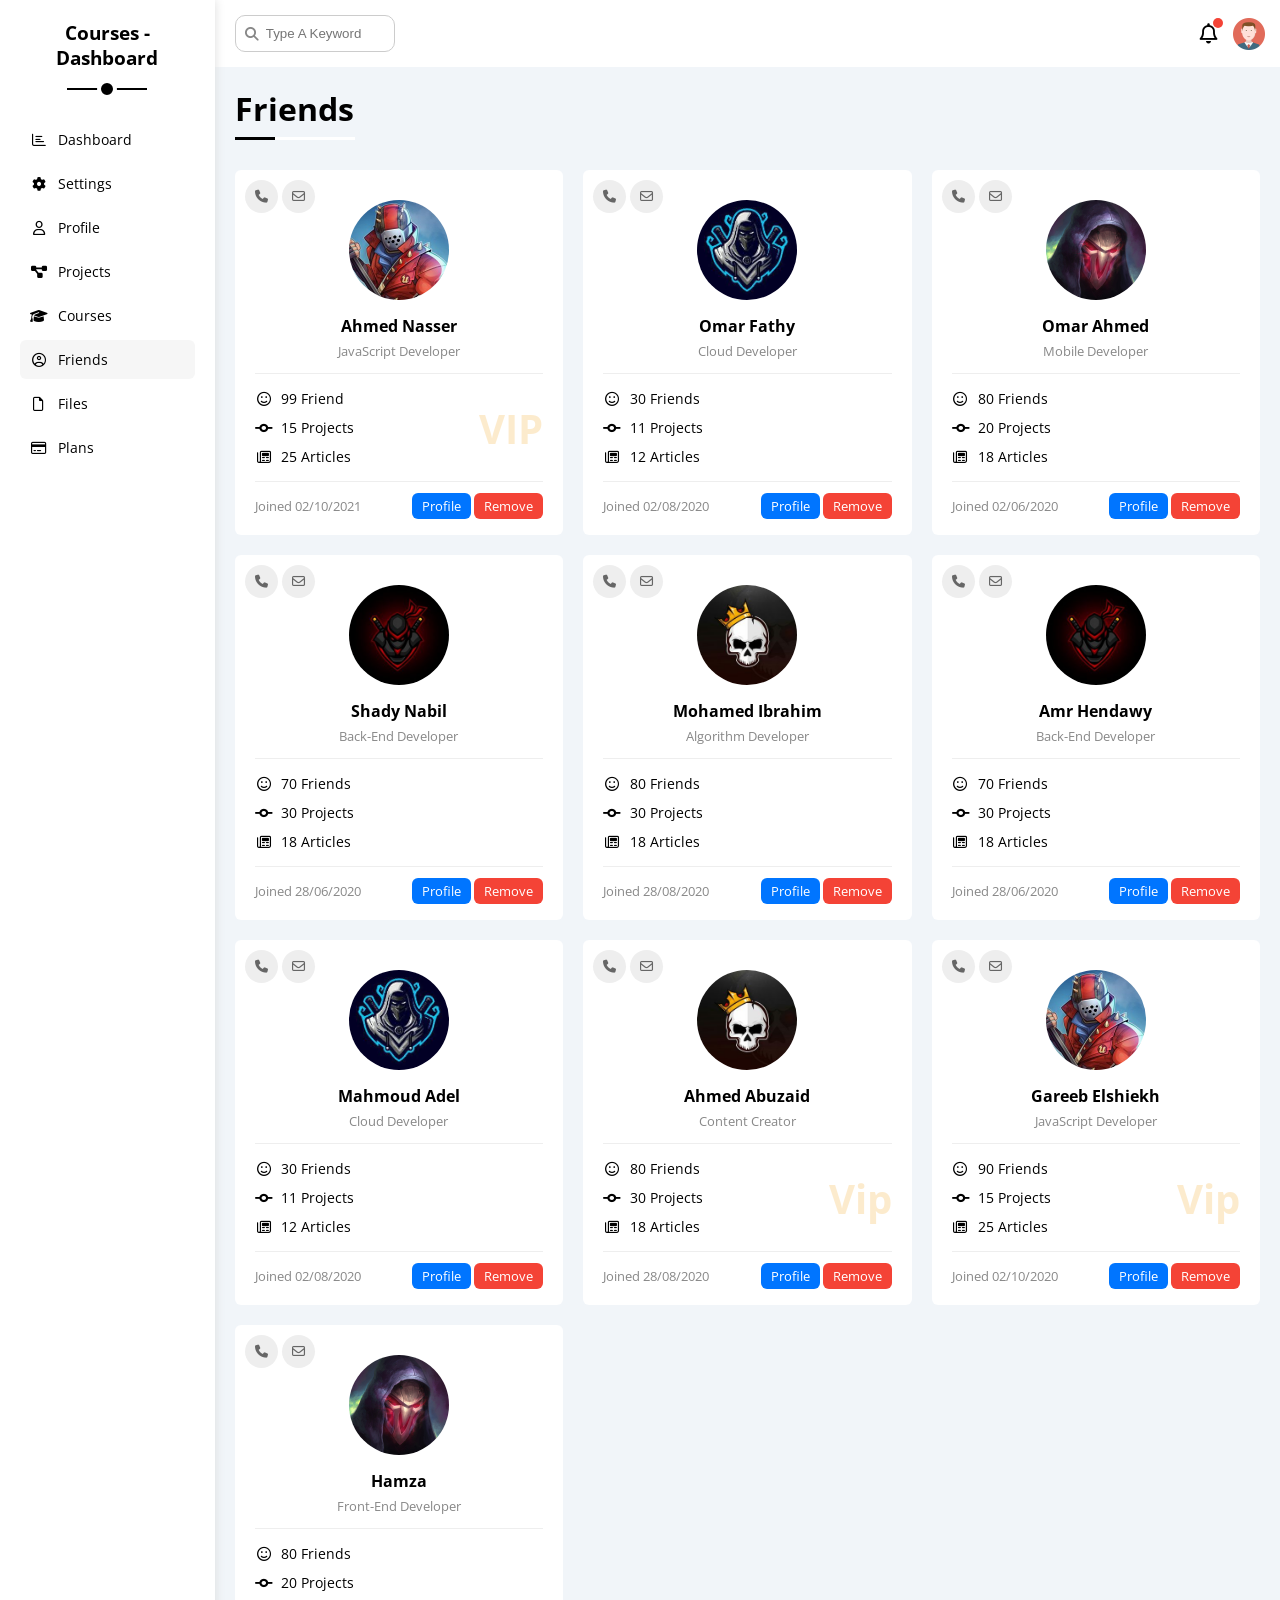
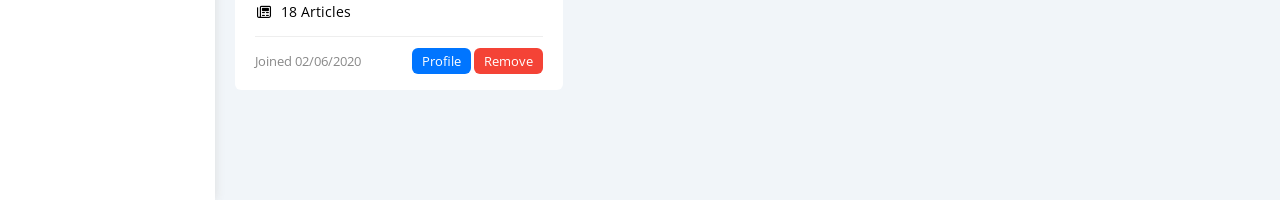
<file: friends.html>
<!DOCTYPE html>
<html lang="en">

<head>
  <meta charset="UTF-8">
  <meta name="viewport" content="width=device-width, initial-scale=1.0">
  <link rel="preconnect" href="https://fonts.googleapis.com">
  <link rel="preconnect" href="https://fonts.gstatic.com" crossorigin>
  <link href="https://fonts.googleapis.com/css2?family=Open+Sans:wght@300;400;500;600;700;800&display=swap"
    rel="stylesheet">
  <link rel="stylesheet" href="https://cdnjs.cloudflare.com/ajax/libs/font-awesome/6.4.2/css/all.min.css"
    integrity="sha512-z3gLpd7yknf1YoNbCzqRKc4qyor8gaKU1qmn+CShxbuBusANI9QpRohGBreCFkKxLhei6S9CQXFEbbKuqLg0DA=="
    crossorigin="anonymous" referrerpolicy="no-referrer" />
  <link rel="stylesheet" href="css/all.min.css">
  <link rel="stylesheet" href="css/style.css">
  <title>Friends | Dashboard</title>
</head>

<body>
  <div class="page d-flex">
    <div class="sidebar bg-white p-20 p-relative">
      <h3 class="p-relative txt-c mt-0">Courses - Dashboard</h3>
      <ul>
        <li>
          <a class="d-flex align-center fs-14 c-black rad-6 p-10" href="index.html">
            <i class="fa-regular fa-chart-bar fa-fw"></i>
            <span>Dashboard</span>
          </a>
        </li>
        <li>
          <a class="d-flex align-center fs-14 c-black rad-6 p-10" href="settings.html">
            <i class="fa-solid fa-gear fa-fw"></i>
            <span>Settings</span>
          </a>
        </li>
        <li>
          <a class="d-flex align-center fs-14 c-black rad-6 p-10" href="profile.html">
            <i class="fa-regular fa-user fa-fw"></i>
            <span>Profile</span>
          </a>
        </li>
        <li>
          <a class="d-flex align-center fs-14 c-black rad-6 p-10" href="projects.html">
            <i class="fa-solid fa-diagram-project fa-fw"></i>
            <span>Projects</span>
          </a>
        </li>
        <li>
          <a class="d-flex align-center fs-14 c-black rad-6 p-10" href="courses.html">
            <i class="fa-solid fa-graduation-cap fa-fw"></i>
            <span>Courses</span>
          </a>
        </li>
        <li>
          <a class="active d-flex align-center fs-14 c-black rad-6 p-10" href="friends.html">
            <i class="fa-regular fa-circle-user fa-fw"></i>
            <span>Friends</span>
          </a>
        </li>
        <li>
          <a class="d-flex align-center fs-14 c-black rad-6 p-10" href="files.html">
            <i class="fa-regular fa-file fa-fw"></i>
            <span>Files</span>
          </a>
        </li>
        <li>
          <a class="d-flex align-center fs-14 c-black rad-6 p-10" href="plans.html">
            <i class="fa-regular fa-credit-card fa-fw"></i>
            <span>Plans</span>
          </a>
        </li>
      </ul>
    </div>
    <div class="content w-full">
      <!-- Start Head -->
      <div class="head bg-white p-15 between-flex">
        <div class="search p-relative">
          <input class="p-10" type="search" placeholder="Type A Keyword" />
        </div>
        <div class="icons d-flex align-center">
          <span class="notification p-relative">
            <i class="fa-regular fa-bell fa-lg"></i>
          </span>
          <img decoding="async" src="imgs/avatar.png" alt="" />
        </div>
      </div>
      <!-- End Head -->
      <h1 class="p-relative">Friends</h1>
      <div class="friends-page d-grid m-20 gap-20">
        <div class="friend bg-white rad-6 p-20 p-relative">
          <div class="contact">
            <i class="fa-solid fa-phone"></i>
            <i class="fa-regular fa-envelope"></i>
          </div>
          <div class="txt-c">
            <img decoding="async" class="rad-half mt-10 mb-10 w-100 h-100" src="imgs/friend-01.jpg" alt="" />
            <h4 class="m-0">Ahmed Nasser</h4>
            <p class="c-grey fs-13 mt-5 mb-0">JavaScript Developer</p>
          </div>
          <div class="icons fs-14 p-relative">
            <div class="mb-10">
              <i class="fa-regular fa-face-smile fa-fw"></i>
              <span>99 Friend</span>
            </div>
            <div class="mb-10">
              <i class="fa-solid fa-code-commit fa-fw"></i>
              <span>15 Projects</span>
            </div>
            <div>
              <i class="fa-regular fa-newspaper fa-fw"></i>
              <span>25 Articles</span>
            </div>
            <span class="vip fw-bold c-orange">VIP</span>
          </div>
          <div class="info between-flex fs-13">
            <span class="c-grey">Joined 02/10/2021</span>
            <div>
              <a class="bg-blue c-white btn-shape" href="profile.html">Profile</a>
              <a class="bg-red c-white btn-shape" href="#">Remove</a>
            </div>
          </div>
        </div>
        <div class="friend bg-white rad-6 p-20 p-relative">
          <div class="contact">
            <i class="fa-solid fa-phone"></i>
            <i class="fa-regular fa-envelope"></i>
          </div>
          <div class="txt-c">
            <img decoding="async" class="rad-half mt-10 mb-10 w-100 h-100" src="imgs/friend-02.jpg" alt="" />
            <h4 class="m-0">Omar Fathy</h4>
            <p class="c-grey fs-13 mt-5 mb-0">Cloud Developer</p>
          </div>
          <div class="icons fs-14 p-relative">
            <div class="mb-10">
              <i class="fa-regular fa-face-smile fa-fw"></i>
              <span>30 Friends</span>
            </div>
            <div class="mb-10">
              <i class="fa-solid fa-code-commit fa-fw"></i>
              <span>11 Projects</span>
            </div>
            <div>
              <i class="fa-regular fa-newspaper fa-fw"></i>
              <span>12 Articles</span>
            </div>
          </div>
          <div class="info between-flex fs-13">
            <span class="c-grey">Joined 02/08/2020</span>
            <div>
              <a class="bg-blue c-white btn-shape" href="profile.html">Profile</a>
              <a class="bg-red c-white btn-shape" href="">Remove</a>
            </div>
          </div>
        </div>
        <div class="friend bg-white rad-6 p-20 p-relative">
          <div class="contact">
            <i class="fa-solid fa-phone"></i>
            <i class="fa-regular fa-envelope"></i>
          </div>
          <div class="txt-c">
            <img decoding="async" class="rad-half mt-10 mb-10 w-100 h-100" src="imgs/friend-03.jpg" alt="" />
            <h4 class="m-0">Omar Ahmed</h4>
            <p class="c-grey fs-13 mt-5 mb-0">Mobile Developer</p>
          </div>
          <div class="icons fs-14 p-relative">
            <div class="mb-10">
              <i class="fa-regular fa-face-smile fa-fw"></i>
              <span>80 Friends</span>
            </div>
            <div class="mb-10">
              <i class="fa-solid fa-code-commit fa-fw"></i>
              <span>20 Projects</span>
            </div>
            <div>
              <i class="fa-regular fa-newspaper fa-fw"></i>
              <span>18 Articles</span>
            </div>
          </div>
          <div class="info between-flex fs-13">
            <span class="c-grey">Joined 02/06/2020</span>
            <div>
              <a class="bg-blue c-white btn-shape" href="profile.html">Profile</a>
              <a class="bg-red c-white btn-shape" href="">Remove</a>
            </div>
          </div>
        </div>
        <div class="friend bg-white rad-6 p-20 p-relative">
          <div class="contact">
            <i class="fa-solid fa-phone"></i>
            <i class="fa-regular fa-envelope"></i>
          </div>
          <div class="txt-c">
            <img decoding="async" class="rad-half mt-10 mb-10 w-100 h-100" src="imgs/friend-04.jpg" alt="" />
            <h4 class="m-0">Shady Nabil</h4>
            <p class="c-grey fs-13 mt-5 mb-0">Back-End Developer</p>
          </div>
          <div class="icons fs-14 p-relative">
            <div class="mb-10">
              <i class="fa-regular fa-face-smile fa-fw"></i>
              <span>70 Friends</span>
            </div>
            <div class="mb-10">
              <i class="fa-solid fa-code-commit fa-fw"></i>
              <span>30 Projects</span>
            </div>
            <div>
              <i class="fa-regular fa-newspaper fa-fw"></i>
              <span>18 Articles</span>
            </div>
          </div>
          <div class="info between-flex fs-13">
            <span class="c-grey">Joined 28/06/2020</span>
            <div>
              <a class="bg-blue c-white btn-shape" href="profile.html">Profile</a>
              <a class="bg-red c-white btn-shape" href="">Remove</a>
            </div>
          </div>
        </div>
        <div class="friend bg-white rad-6 p-20 p-relative">
          <div class="contact">
            <i class="fa-solid fa-phone"></i>
            <i class="fa-regular fa-envelope"></i>
          </div>
          <div class="txt-c">
            <img decoding="async" class="rad-half mt-10 mb-10 w-100 h-100" src="imgs/friend-05.jpg" alt="" />
            <h4 class="m-0">Mohamed Ibrahim</h4>
            <p class="c-grey fs-13 mt-5 mb-0">Algorithm Developer</p>
          </div>
          <div class="icons fs-14 p-relative">
            <div class="mb-10">
              <i class="fa-regular fa-face-smile fa-fw"></i>
              <span>80 Friends</span>
            </div>
            <div class="mb-10">
              <i class="fa-solid fa-code-commit fa-fw"></i>
              <span>30 Projects</span>
            </div>
            <div>
              <i class="fa-regular fa-newspaper fa-fw"></i>
              <span>18 Articles</span>
            </div>
          </div>
          <div class="info between-flex fs-13">
            <span class="c-grey">Joined 28/08/2020</span>
            <div>
              <a class="bg-blue c-white btn-shape" href="profile.html">Profile</a>
              <a class="bg-red c-white btn-shape" href="">Remove</a>
            </div>
          </div>
        </div>
        <div class="friend bg-white rad-6 p-20 p-relative">
          <div class="contact">
            <i class="fa-solid fa-phone"></i>
            <i class="fa-regular fa-envelope"></i>
          </div>
          <div class="txt-c">
            <img decoding="async" class="rad-half mt-10 mb-10 w-100 h-100" src="imgs/friend-04.jpg" alt="" />
            <h4 class="m-0">Amr Hendawy</h4>
            <p class="c-grey fs-13 mt-5 mb-0">Back-End Developer</p>
          </div>
          <div class="icons fs-14 p-relative">
            <div class="mb-10">
              <i class="fa-regular fa-face-smile fa-fw"></i>
              <span>70 Friends</span>
            </div>
            <div class="mb-10">
              <i class="fa-solid fa-code-commit fa-fw"></i>
              <span>30 Projects</span>
            </div>
            <div>
              <i class="fa-regular fa-newspaper fa-fw"></i>
              <span>18 Articles</span>
            </div>
          </div>
          <div class="info between-flex fs-13">
            <span class="c-grey">Joined 28/06/2020</span>
            <div>
              <a class="bg-blue c-white btn-shape" href="profile.html">Profile</a>
              <a class="bg-red c-white btn-shape" href="">Remove</a>
            </div>
          </div>
        </div>
        <div class="friend bg-white rad-6 p-20 p-relative">
          <div class="contact">
            <i class="fa-solid fa-phone"></i>
            <i class="fa-regular fa-envelope"></i>
          </div>
          <div class="txt-c">
            <img decoding="async" class="rad-half mt-10 mb-10 w-100 h-100" src="imgs/friend-02.jpg" alt="" />
            <h4 class="m-0">Mahmoud Adel</h4>
            <p class="c-grey fs-13 mt-5 mb-0">Cloud Developer</p>
          </div>
          <div class="icons fs-14 p-relative">
            <div class="mb-10">
              <i class="fa-regular fa-face-smile fa-fw"></i>
              <span>30 Friends</span>
            </div>
            <div class="mb-10">
              <i class="fa-solid fa-code-commit fa-fw"></i>
              <span>11 Projects</span>
            </div>
            <div>
              <i class="fa-regular fa-newspaper fa-fw"></i>
              <span>12 Articles</span>
            </div>
          </div>
          <div class="info between-flex fs-13">
            <span class="c-grey">Joined 02/08/2020</span>
            <div>
              <a class="bg-blue c-white btn-shape" href="profile.html">Profile</a>
              <a class="bg-red c-white btn-shape" href="">Remove</a>
            </div>
          </div>
        </div>
        <div class="friend bg-white rad-6 p-20 p-relative">
          <div class="contact">
            <i class="fa-solid fa-phone"></i>
            <i class="fa-regular fa-envelope"></i>
          </div>
          <div class="txt-c">
            <img decoding="async" class="rad-half mt-10 mb-10 w-100 h-100" src="imgs/friend-05.jpg" alt="" />
            <h4 class="m-0">Ahmed Abuzaid</h4>
            <p class="c-grey fs-13 mt-5 mb-0">Content Creator</p>
          </div>
          <div class="icons fs-14 p-relative">
            <div class="mb-10">
              <i class="fa-regular fa-face-smile fa-fw"></i>
              <span>80 Friends</span>
            </div>
            <div class="mb-10">
              <i class="fa-solid fa-code-commit fa-fw"></i>
              <span>30 Projects</span>
            </div>
            <div>
              <i class="fa-regular fa-newspaper fa-fw"></i>
              <span>18 Articles</span>
            </div>
            <span class="vip fw-bold c-orange">Vip</span>
          </div>
          <div class="info between-flex fs-13">
            <span class="c-grey">Joined 28/08/2020</span>
            <div>
              <a class="bg-blue c-white btn-shape" href="profile.html">Profile</a>
              <a class="bg-red c-white btn-shape" href="">Remove</a>
            </div>
          </div>
        </div>
        <div class="friend bg-white rad-6 p-20 p-relative">
          <div class="contact">
            <i class="fa-solid fa-phone"></i>
            <i class="fa-regular fa-envelope"></i>
          </div>
          <div class="txt-c">
            <img decoding="async" class="rad-half mt-10 mb-10 w-100 h-100" src="imgs/friend-01.jpg" alt="" />
            <h4 class="m-0">Gareeb Elshiekh</h4>
            <p class="c-grey fs-13 mt-5 mb-0">JavaScript Developer</p>
          </div>
          <div class="icons fs-14 p-relative">
            <div class="mb-10">
              <i class="fa-regular fa-face-smile fa-fw"></i>
              <span>90 Friends</span>
            </div>
            <div class="mb-10">
              <i class="fa-solid fa-code-commit fa-fw"></i>
              <span>15 Projects</span>
            </div>
            <div>
              <i class="fa-regular fa-newspaper fa-fw"></i>
              <span>25 Articles</span>
            </div>
            <span class="vip fw-bold c-orange">Vip</span>
          </div>
          <div class="info between-flex fs-13">
            <span class="c-grey">Joined 02/10/2020</span>
            <div>
              <a class="bg-blue c-white btn-shape" href="profile.html">Profile</a>
              <a class="bg-red c-white btn-shape" href="">Remove</a>
            </div>
          </div>
        </div>
        <div class="friend bg-white rad-6 p-20 p-relative">
          <div class="contact">
            <i class="fa-solid fa-phone"></i>
            <i class="fa-regular fa-envelope"></i>
          </div>
          <div class="txt-c">
            <img decoding="async" class="rad-half mt-10 mb-10 w-100 h-100" src="imgs/friend-03.jpg" alt="" />
            <h4 class="m-0">Hamza</h4>
            <p class="c-grey fs-13 mt-5 mb-0">Front-End Developer</p>
          </div>
          <div class="icons fs-14 p-relative">
            <div class="mb-10">
              <i class="fa-regular fa-face-smile fa-fw"></i>
              <span>80 Friends</span>
            </div>
            <div class="mb-10">
              <i class="fa-solid fa-code-commit fa-fw"></i>
              <span>20 Projects</span>
            </div>
            <div>
              <i class="fa-regular fa-newspaper fa-fw"></i>
              <span>18 Articles</span>
            </div>
          </div>
          <div class="info between-flex fs-13">
            <span class="c-grey">Joined 02/06/2020</span>
            <div>
              <a class="bg-blue c-white btn-shape" href="profile.html">Profile</a>
              <a class="bg-red c-white btn-shape" href="">Remove</a>
            </div>
          </div>
        </div>
      </div>
    </div>
  </div>
</body>

</html>
</file>
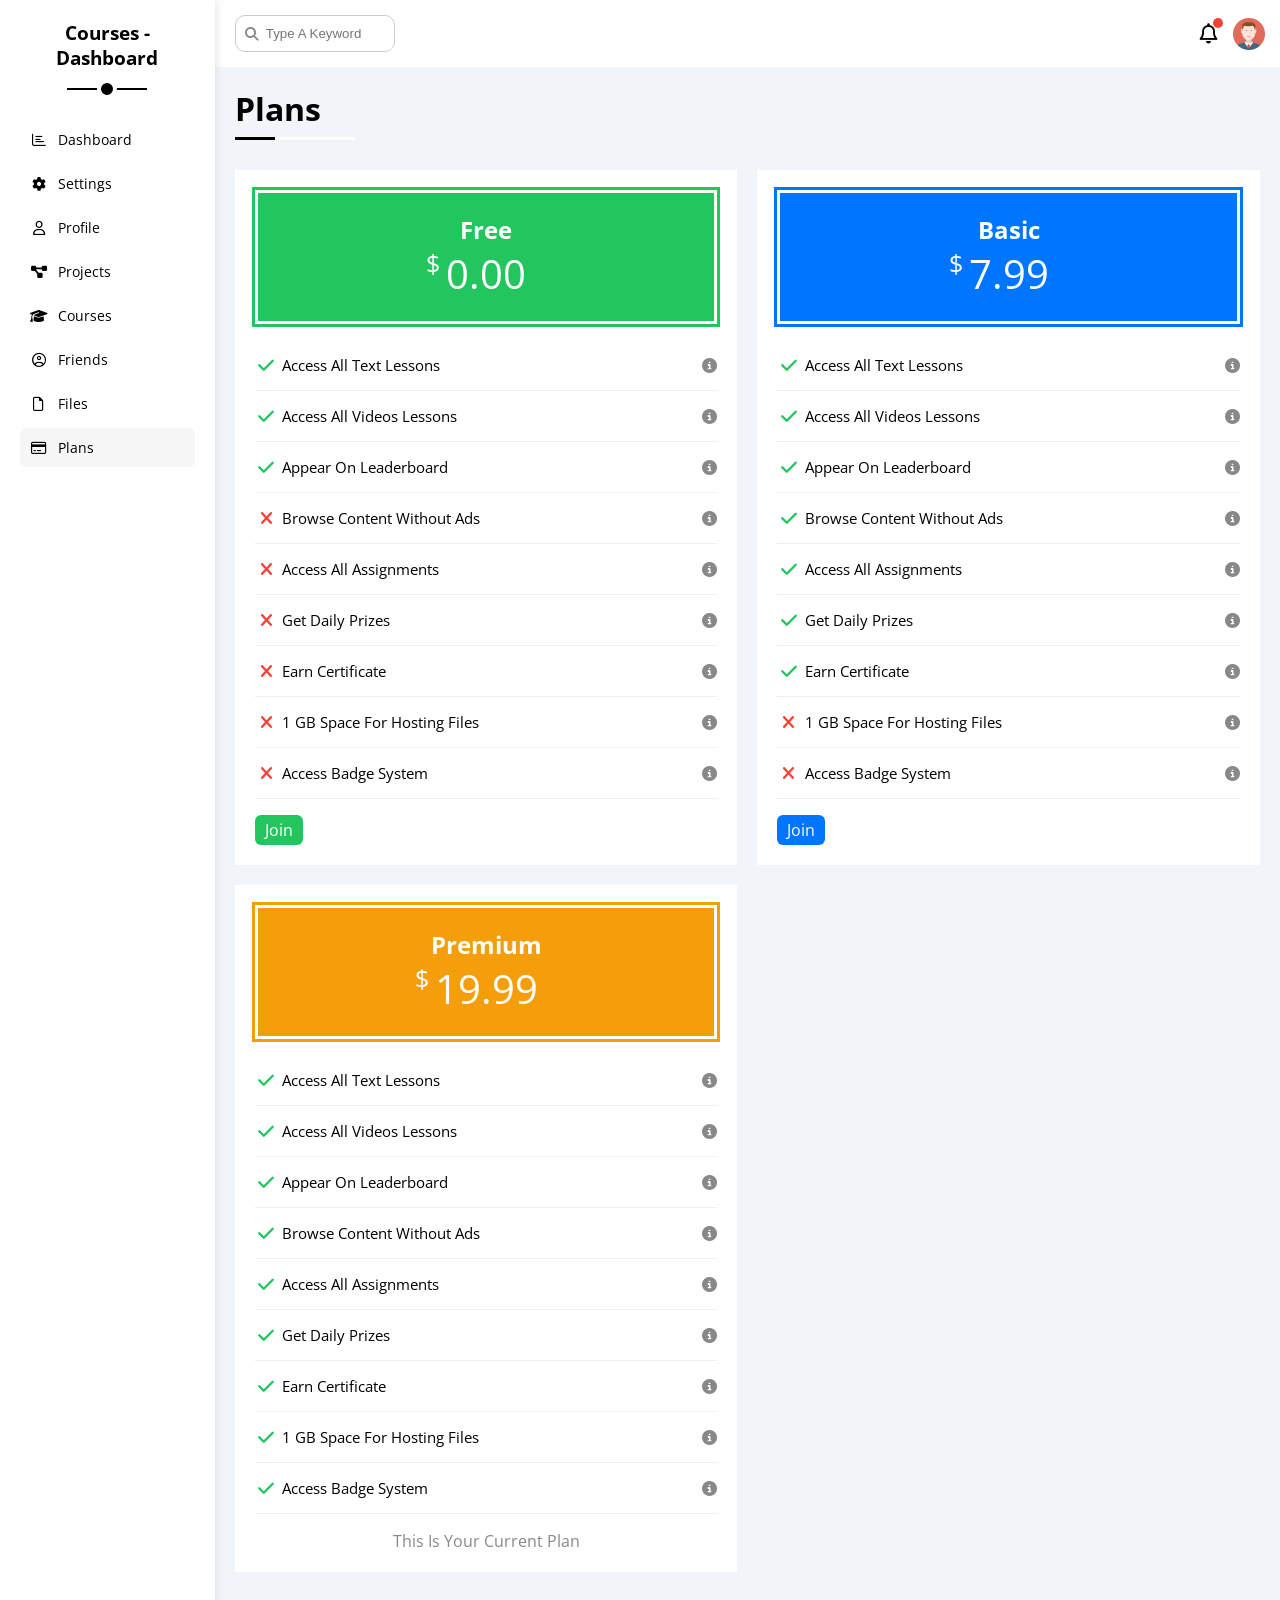
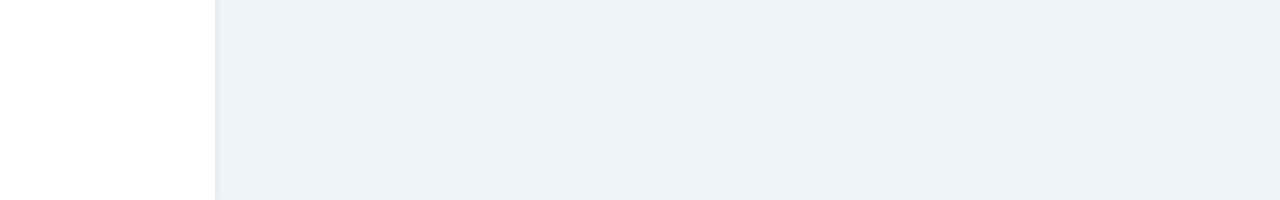
<file: plans.html>
<!DOCTYPE html>
<html lang="en">

<head>
  <meta charset="UTF-8">
  <meta name="viewport" content="width=device-width, initial-scale=1.0">
  <link rel="preconnect" href="https://fonts.googleapis.com">
  <link rel="preconnect" href="https://fonts.gstatic.com" crossorigin>
  <link href="https://fonts.googleapis.com/css2?family=Open+Sans:wght@300;400;500;600;700;800&display=swap"
    rel="stylesheet">
  <link rel="stylesheet" href="https://cdnjs.cloudflare.com/ajax/libs/font-awesome/6.4.2/css/all.min.css"
    integrity="sha512-z3gLpd7yknf1YoNbCzqRKc4qyor8gaKU1qmn+CShxbuBusANI9QpRohGBreCFkKxLhei6S9CQXFEbbKuqLg0DA=="
    crossorigin="anonymous" referrerpolicy="no-referrer" />
  <link rel="stylesheet" href="css/all.min.css">
  <link rel="stylesheet" href="css/style.css">
  <title>Plans | Dashboard</title>
</head>

<body>
  <div class="page d-flex">
    <div class="sidebar bg-white p-20 p-relative">
      <h3 class="p-relative txt-c mt-0">Courses - Dashboard</h3>
      <ul>
        <li>
          <a class="d-flex align-center fs-14 c-black rad-6 p-10" href="index.html">
            <i class="fa-regular fa-chart-bar fa-fw"></i>
            <span>Dashboard</span>
          </a>
        </li>
        <li>
          <a class="d-flex align-center fs-14 c-black rad-6 p-10" href="settings.html">
            <i class="fa-solid fa-gear fa-fw"></i>
            <span>Settings</span>
          </a>
        </li>
        <li>
          <a class="d-flex align-center fs-14 c-black rad-6 p-10" href="profile.html">
            <i class="fa-regular fa-user fa-fw"></i>
            <span>Profile</span>
          </a>
        </li>
        <li>
          <a class="d-flex align-center fs-14 c-black rad-6 p-10" href="projects.html">
            <i class="fa-solid fa-diagram-project fa-fw"></i>
            <span>Projects</span>
          </a>
        </li>
        <li>
          <a class="d-flex align-center fs-14 c-black rad-6 p-10" href="courses.html">
            <i class="fa-solid fa-graduation-cap fa-fw"></i>
            <span>Courses</span>
          </a>
        </li>
        <li>
          <a class="d-flex align-center fs-14 c-black rad-6 p-10" href="friends.html">
            <i class="fa-regular fa-circle-user fa-fw"></i>
            <span>Friends</span>
          </a>
        </li>
        <li>
          <a class="d-flex align-center fs-14 c-black rad-6 p-10" href="files.html">
            <i class="fa-regular fa-file fa-fw"></i>
            <span>Files</span>
          </a>
        </li>
        <li>
          <a class="active d-flex align-center fs-14 c-black rad-6 p-10" href="plans.html">
            <i class="fa-regular fa-credit-card fa-fw"></i>
            <span>Plans</span>
          </a>
        </li>
      </ul>
    </div>
    <div class="content w-full">
      <!-- Start Head -->
      <div class="head bg-white p-15 between-flex">
        <div class="search p-relative">
          <input class="p-10" type="search" placeholder="Type A Keyword" />
        </div>
        <div class="icons d-flex align-center">
          <span class="notification p-relative">
            <i class="fa-regular fa-bell fa-lg"></i>
          </span>
          <img decoding="async" src="imgs/avatar.png" alt="" />
        </div>
      </div>
      <!-- End Head -->
      <h1 class="p-relative">Plans</h1>
      <div class="plans-page d-grid m-20 gap-20">
        <div class="plan green bg-white p-20">
          <div class="top bg-green txt-c p-20">
            <h2 class="m-0 c-white">Free</h2>
            <div class="price c-white"><span>$</span>0.00</div>
          </div>
          <ul>
            <li>
              <i class="fa-solid fa-check fa-fw yes"></i>
              <span>Access All Text Lessons</span>
              <i class="fa-solid fa-circle-info help"></i>
            </li>
            <li>
              <i class="fa-solid fa-check fa-fw yes"></i>
              <span>Access All Videos Lessons</span>
              <i class="fa-solid fa-circle-info help"></i>
            </li>
            <li>
              <i class="fa-solid fa-check fa-fw yes"></i>
              <span>Appear On Leaderboard</span>
              <i class="fa-solid fa-circle-info help"></i>
            </li>
            <li>
              <i class="fa-solid fa-xmark fa-fw"></i>
              <span>Browse Content Without Ads</span>
              <i class="fa-solid fa-circle-info help"></i>
            </li>
            <li>
              <i class="fa-solid fa-xmark fa-fw"></i>
              <span>Access All Assignments</span>
              <i class="fa-solid fa-circle-info help"></i>
            </li>
            <li>
              <i class="fa-solid fa-xmark fa-fw"></i>
              <span>Get Daily Prizes</span>
              <i class="fa-solid fa-circle-info help"></i>
            </li>
            <li>
              <i class="fa-solid fa-xmark fa-fw"></i>
              <span>Earn Certificate</span>
              <i class="fa-solid fa-circle-info help"></i>
            </li>
            <li>
              <i class="fa-solid fa-xmark fa-fw"></i>
              <span>1 GB Space For Hosting Files</span>
              <i class="fa-solid fa-circle-info help"></i>
            </li>
            <li>
              <i class="fa-solid fa-xmark fa-fw"></i>
              <span>Access Badge System</span>
              <i class="fa-solid fa-circle-info help"></i>
            </li>
          </ul>
          <a href="#" class="btn-shape bg-green c-white d-block w-fit">Join</a>
        </div>
        <!-- Start Plan -->
        <div class="plan blue bg-white p-20">
          <div class="top bg-blue txt-c p-20">
            <h2 class="m-0 c-white">Basic</h2>
            <div class="price c-white"><span>$</span>7.99</div>
          </div>
          <ul class="list-none p-0">
            <li>
              <i class="fa-solid fa-check fa-fw yes"></i>
              <span>Access All Text Lessons</span>
              <i class="fa-solid fa-circle-info help"></i>
            </li>
            <li>
              <i class="fa-solid fa-check fa-fw yes"></i>
              <span>Access All Videos Lessons</span>
              <i class="fa-solid fa-circle-info help"></i>
            </li>
            <li>
              <i class="fa-solid fa-check fa-fw yes"></i>
              <span>Appear On Leaderboard</span>
              <i class="fa-solid fa-circle-info help"></i>
            </li>
            <li>
              <i class="fa-solid fa-check fa-fw yes"></i>
              <span>Browse Content Without Ads</span>
              <i class="fa-solid fa-circle-info help"></i>
            </li>
            <li>
              <i class="fa-solid fa-check fa-fw yes"></i>
              <span>Access All Assignments</span>
              <i class="fa-solid fa-circle-info help"></i>
            </li>
            <li>
              <i class="fa-solid fa-check fa-fw yes"></i>
              <span>Get Daily Prizes</span>
              <i class="fa-solid fa-circle-info help"></i>
            </li>
            <li>
              <i class="fa-solid fa-check fa-fw yes"></i>
              <span>Earn Certificate</span>
              <i class="fa-solid fa-circle-info help"></i>
            </li>
            <li>
              <i class="fa-solid fa-xmark fa-fw"></i>
              <span>1 GB Space For Hosting Files</span>
              <i class="fa-solid fa-circle-info help"></i>
            </li>
            <li>
              <i class="fa-solid fa-xmark fa-fw"></i>
              <span>Access Badge System</span>
              <i class="fa-solid fa-circle-info help"></i>
            </li>
          </ul>
          <a href="#" class="btn-shape bg-blue c-white d-block w-fit">Join</a>
        </div>
        <!-- End Plan -->
        <!-- Start Plan -->
        <div class="plan orange bg-white p-20">
          <div class="top bg-orange txt-c p-20">
            <h2 class="m-0 c-white">Premium</h2>
            <div class="price c-white"><span>$</span>19.99</div>
          </div>
          <ul class="list-none p-0">
            <li>
              <i class="fa-solid fa-check fa-fw yes"></i>
              <span>Access All Text Lessons</span>
              <i class="fa-solid fa-circle-info help"></i>
            </li>
            <li>
              <i class="fa-solid fa-check fa-fw yes"></i>
              <span>Access All Videos Lessons</span>
              <i class="fa-solid fa-circle-info help"></i>
            </li>
            <li>
              <i class="fa-solid fa-check fa-fw yes"></i>
              <span>Appear On Leaderboard</span>
              <i class="fa-solid fa-circle-info help"></i>
            </li>
            <li>
              <i class="fa-solid fa-check fa-fw yes"></i>
              <span>Browse Content Without Ads</span>
              <i class="fa-solid fa-circle-info help"></i>
            </li>
            <li>
              <i class="fa-solid fa-check fa-fw yes"></i>
              <span>Access All Assignments</span>
              <i class="fa-solid fa-circle-info help"></i>
            </li>
            <li>
              <i class="fa-solid fa-check fa-fw yes"></i>
              <span>Get Daily Prizes</span>
              <i class="fa-solid fa-circle-info help"></i>
            </li>
            <li>
              <i class="fa-solid fa-check fa-fw yes"></i>
              <span>Earn Certificate</span>
              <i class="fa-solid fa-circle-info help"></i>
            </li>
            <li>
              <i class="fa-solid fa-check fa-fw yes"></i>
              <span>1 GB Space For Hosting Files</span>
              <i class="fa-solid fa-circle-info help"></i>
            </li>
            <li>
              <i class="fa-solid fa-check fa-fw yes"></i>
              <span>Access Badge System</span>
              <i class="fa-solid fa-circle-info help"></i>
            </li>
          </ul>
          <p class="c-grey m-0 txt-c">This Is Your Current Plan</p>
        </div>
        <!-- End Plan -->
      </div>
    </div>
  </div>
</body>

</html>
</file>
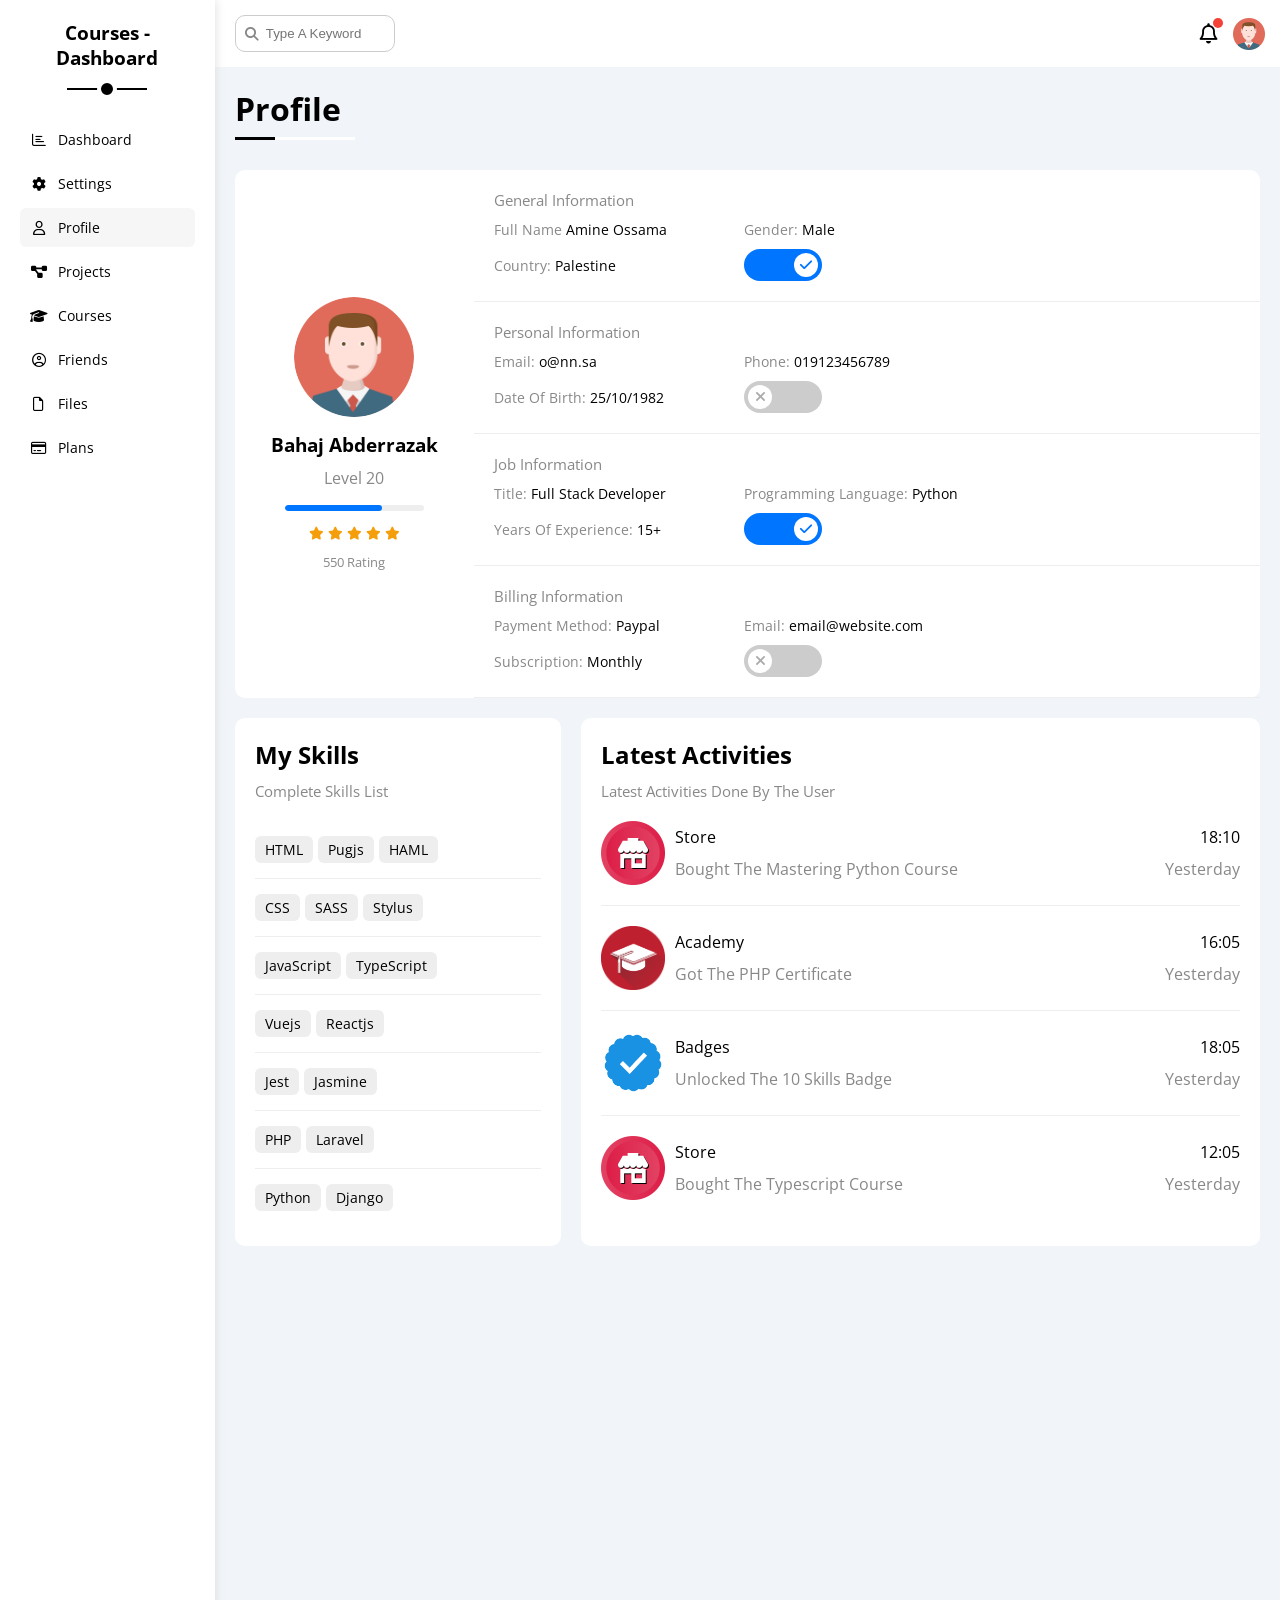
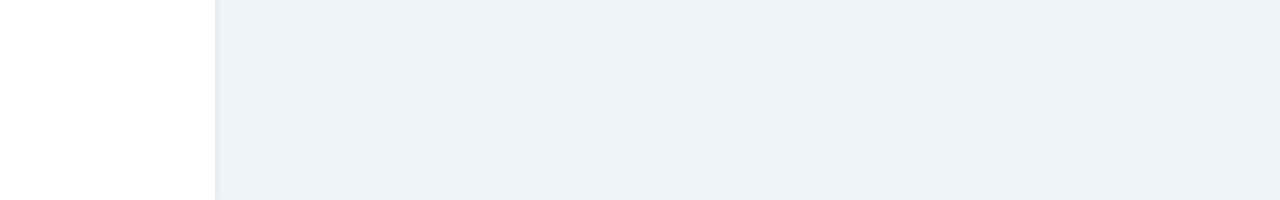
<file: profile.html>
<!DOCTYPE html>
<html lang="en">

<head>
  <meta charset="UTF-8">
  <meta name="viewport" content="width=device-width, initial-scale=1.0">
  <link rel="preconnect" href="https://fonts.googleapis.com">
  <link rel="preconnect" href="https://fonts.gstatic.com" crossorigin>
  <link href="https://fonts.googleapis.com/css2?family=Open+Sans:wght@300;400;500;600;700;800&display=swap"
    rel="stylesheet">
  <link rel="stylesheet" href="https://cdnjs.cloudflare.com/ajax/libs/font-awesome/6.4.2/css/all.min.css"
    integrity="sha512-z3gLpd7yknf1YoNbCzqRKc4qyor8gaKU1qmn+CShxbuBusANI9QpRohGBreCFkKxLhei6S9CQXFEbbKuqLg0DA=="
    crossorigin="anonymous" referrerpolicy="no-referrer" />
  <link rel="stylesheet" href="css/all.min.css">
  <link rel="stylesheet" href="css/style.css">
  <title>profile | Dashboard</title>
</head>

<body>
  <div class="page d-flex">
    <div class="sidebar bg-white p-20 p-relative">
      <h3 class="p-relative txt-c mt-0">Courses - Dashboard</h3>
      <ul>
        <li>
          <a class="d-flex align-center fs-14 c-black rad-6 p-10" href="index.html">
            <i class="fa-regular fa-chart-bar fa-fw"></i>
            <span>Dashboard</span>
          </a>
        </li>
        <li>
          <a class="d-flex align-center fs-14 c-black rad-6 p-10" href="settings.html">
            <i class="fa-solid fa-gear fa-fw"></i>
            <span>Settings</span>
          </a>
        </li>
        <li>
          <a class="active d-flex align-center fs-14 c-black rad-6 p-10" href="profile.html">
            <i class="fa-regular fa-user fa-fw"></i>
            <span>Profile</span>
          </a>
        </li>
        <li>
          <a class="d-flex align-center fs-14 c-black rad-6 p-10" href="projects.html">
            <i class="fa-solid fa-diagram-project fa-fw"></i>
            <span>Projects</span>
          </a>
        </li>
        <li>
          <a class="d-flex align-center fs-14 c-black rad-6 p-10" href="courses.html">
            <i class="fa-solid fa-graduation-cap fa-fw"></i>
            <span>Courses</span>
          </a>
        </li>
        <li>
          <a class="d-flex align-center fs-14 c-black rad-6 p-10" href="friends.html">
            <i class="fa-regular fa-circle-user fa-fw"></i>
            <span>Friends</span>
          </a>
        </li>
        <li>
          <a class="d-flex align-center fs-14 c-black rad-6 p-10" href="files.html">
            <i class="fa-regular fa-file fa-fw"></i>
            <span>Files</span>
          </a>
        </li>
        <li>
          <a class="d-flex align-center fs-14 c-black rad-6 p-10" href="plans.html">
            <i class="fa-regular fa-credit-card fa-fw"></i>
            <span>Plans</span>
          </a>
        </li>
      </ul>
    </div>
    <div class="content w-full">
      <!-- Start Head -->
      <div class="head bg-white p-15 between-flex">
        <div class="search p-relative">
          <input class="p-10" type="search" placeholder="Type A Keyword" />
        </div>
        <div class="icons d-flex align-center">
          <span class="notification p-relative">
            <i class="fa-regular fa-bell fa-lg"></i>
          </span>
          <img decoding="async" src="imgs/avatar.png" alt="" />
        </div>
      </div>
      <!-- End Head -->
      <h1 class="p-relative">Profile</h1>
      <div class="profile-page m-20">
        <!-- Start Overview -->
        <div class="overview bg-white rad-10 d-flex align-center">
          <div class="avatar-box txt-c p-20">
            <img decoding="async" class="rad-half mb-10" src="imgs/avatar.png" alt="" />
            <h3 class="m-0">Bahaj Abderrazak</h3>
            <p class="c-grey mt-10">Level 20</p>
            <div class="level rad-6 bg-eee p-relative">
              <span style="width: 70%"></span>
            </div>
            <div class="rating mt-10 mb-10">
              <i class="fa-solid fa-star c-orange fs-13"></i>
              <i class="fa-solid fa-star c-orange fs-13"></i>
              <i class="fa-solid fa-star c-orange fs-13"></i>
              <i class="fa-solid fa-star c-orange fs-13"></i>
              <i class="fa-solid fa-star c-orange fs-13"></i>
            </div>
            <p class="c-grey m-0 fs-13">550 Rating</p>
          </div>
          <div class="info-box w-full txt-c-mobile">
            <!-- Start Information Row -->
            <div class="box p-20 d-flex align-center">
              <h4 class="c-grey fs-15 m-0 w-full">General Information</h4>
              <div class="fs-14">
                <span class="c-grey">Full Name</span>
                <span>Amine Ossama</span>
              </div>
              <div class="fs-14">
                <span class="c-grey">Gender:</span>
                <span>Male</span>
              </div>
              <div class="fs-14">
                <span class="c-grey">Country:</span>
                <span>Palestine</span>
              </div>
              <div class="fs-14">
                <label>
                  <input class="toggle-checkbox" type="checkbox" checked />
                  <div class="toggle-switch"></div>
                </label>
              </div>
            </div>
            <!-- End Information Row -->
            <!-- Start Information Row -->
            <div class="box p-20 d-flex align-center">
              <h4 class="c-grey w-full fs-15 m-0">Personal Information</h4>
              <div class="fs-14">
                <span class="c-grey">Email:</span>
                <span>o@nn.sa</span>
              </div>
              <div class="fs-14">
                <span class="c-grey">Phone:</span>
                <span>019123456789</span>
              </div>
              <div class="fs-14">
                <span class="c-grey">Date Of Birth:</span>
                <span>25/10/1982</span>
              </div>
              <div class="fs-14">
                <label>
                  <input class="toggle-checkbox" type="checkbox" />
                  <div class="toggle-switch"></div>
                </label>
              </div>
            </div>
            <!-- End Information Row -->
            <!-- Start Information Row -->
            <div class="box p-20 d-flex align-center">
              <h4 class="c-grey w-full fs-15 m-0">Job Information</h4>
              <div class="fs-14">
                <span class="c-grey">Title:</span>
                <span>Full Stack Developer</span>
              </div>
              <div class="fs-14">
                <span class="c-grey">Programming Language:</span>
                <span>Python</span>
              </div>
              <div class="fs-14">
                <span class="c-grey">Years Of Experience:</span>
                <span>15+</span>
              </div>
              <div class="fs-14">
                <label>
                  <input class="toggle-checkbox" type="checkbox" checked />
                  <div class="toggle-switch"></div>
                </label>
              </div>
            </div>
            <!-- End Information Row -->
            <!-- Start Information Row -->
            <div class="box p-20 d-flex align-center">
              <h4 class="c-grey w-full fs-15 m-0">Billing Information</h4>
              <div class="fs-14">
                <span class="c-grey">Payment Method:</span>
                <span>Paypal</span>
              </div>
              <div class="fs-14">
                <span class="c-grey">Email:</span>
                <span>email@website.com</span>
              </div>
              <div class="fs-14">
                <span class="c-grey">Subscription:</span>
                <span>Monthly</span>
              </div>
              <div class="fs-14">
                <label>
                  <input class="toggle-checkbox" type="checkbox" />
                  <div class="toggle-switch"></div>
                </label>
              </div>
            </div>
            <!-- End Information Row -->
          </div>
        </div>
        <!-- End Overview -->
        <!-- Start Other Data -->
        <div class="other-data d-flex gap-20">
          <div class="skills-card p-20 bg-white rad-10 mt-20">
            <h2 class="mt-0 mb-10">My Skills</h2>
            <p class="mt-0 mb-20 c-grey fs-15">Complete Skills List</p>
            <ul class="m-0 txt-c-mobile">
              <li><span>HTML</span><span>Pugjs</span><span>HAML</span></li>
              <li><span>CSS</span><span>SASS</span><span>Stylus</span></li>
              <li><span>JavaScript</span><span>TypeScript</span></li>
              <li><span>Vuejs</span><span>Reactjs</span></li>
              <li><span>Jest</span><span>Jasmine</span></li>
              <li><span>PHP</span><span>Laravel</span></li>
              <li><span>Python</span><span>Django</span></li>
            </ul>
          </div>
          <div class="activities p-20 bg-white rad-10 mt-20">
            <h2 class="mt-0 mb-10">Latest Activities</h2>
            <p class="mt-0 mb-20 c-grey fs-15">Latest Activities Done By The User</p>
            <div class="activity d-flex align-center txt-c-mobile">
              <img decoding="async" src="imgs/activity-01.png" alt="" />
              <div class="info">
                <span class="d-block mb-10">Store</span>
                <span class="c-grey">Bought The Mastering Python Course</span>
              </div>
              <div class="date">
                <span class="d-block mb-10">18:10</span>
                <span class="c-grey">Yesterday</span>
              </div>
            </div>
            <div class="activity d-flex align-center txt-c-mobile">
              <img decoding="async" src="imgs/activity-02.png" alt="" />
              <div class="info">
                <span class="d-block mb-10">Academy</span>
                <span class="c-grey">Got The PHP Certificate</span>
              </div>
              <div class="date">
                <span class="d-block mb-10">16:05</span>
                <span class="c-grey">Yesterday</span>
              </div>
            </div>
            <div class="activity d-flex align-center txt-c-mobile">
              <img decoding="async" src="imgs/activity-03.png" alt="" />
              <div class="info">
                <span class="d-block mb-10">Badges</span>
                <span class="c-grey">Unlocked The 10 Skills Badge</span>
              </div>
              <div class="date">
                <span class="d-block mb-10">18:05</span>
                <span class="c-grey">Yesterday</span>
              </div>
            </div>
            <div class="activity d-flex align-center txt-c-mobile">
              <img decoding="async" src="imgs/activity-01.png" alt="" />
              <div class="info">
                <span class="d-block mb-10">Store</span>
                <span class="c-grey">Bought The Typescript Course</span>
              </div>
              <div class="date">
                <span class="d-block mb-10">12:05</span>
                <span class="c-grey">Yesterday</span>
              </div>
            </div>
          </div>
        </div>
        <!-- End Other Data -->
      </div>
    </div>
  </div>
</body>

</html>
</file>
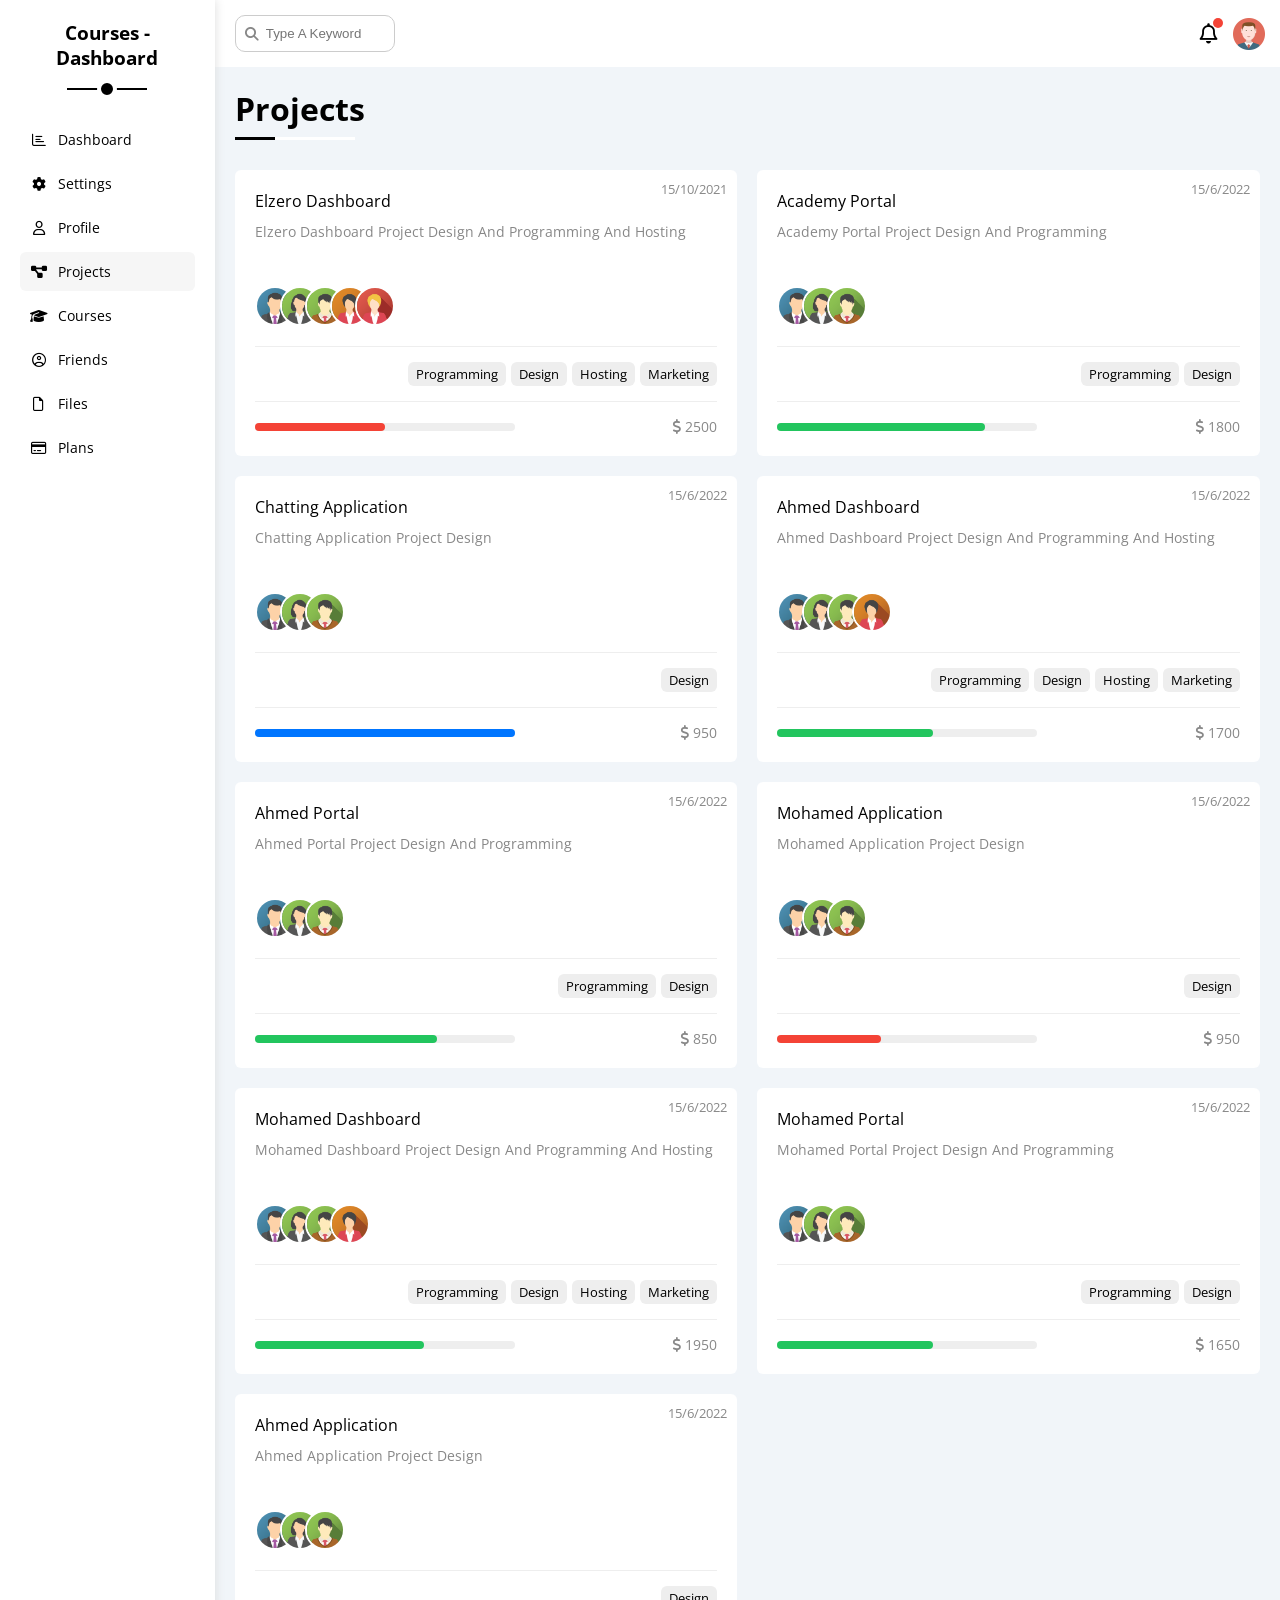
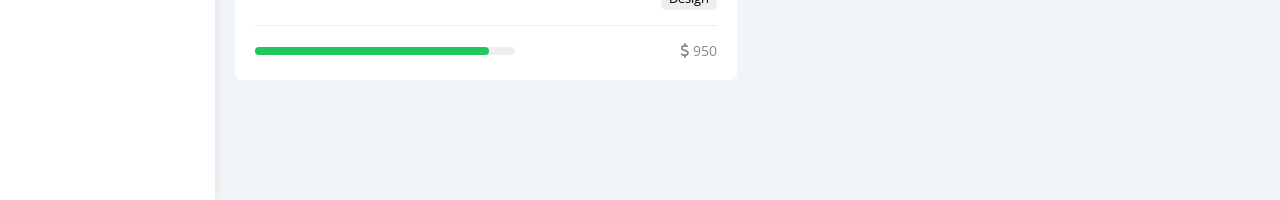
<file: projects.html>
<!DOCTYPE html>
<html lang="en">

<head>
  <meta charset="UTF-8">
  <meta name="viewport" content="width=device-width, initial-scale=1.0">
  <link rel="preconnect" href="https://fonts.googleapis.com">
  <link rel="preconnect" href="https://fonts.gstatic.com" crossorigin>
  <link href="https://fonts.googleapis.com/css2?family=Open+Sans:wght@300;400;500;600;700;800&display=swap"
    rel="stylesheet">
  <link rel="stylesheet" href="https://cdnjs.cloudflare.com/ajax/libs/font-awesome/6.4.2/css/all.min.css"
    integrity="sha512-z3gLpd7yknf1YoNbCzqRKc4qyor8gaKU1qmn+CShxbuBusANI9QpRohGBreCFkKxLhei6S9CQXFEbbKuqLg0DA=="
    crossorigin="anonymous" referrerpolicy="no-referrer" />
  <link rel="stylesheet" href="css/all.min.css">
  <link rel="stylesheet" href="css/style.css">
  <title>Projects | Dashboard</title>
</head>

<body>
  <div class="page d-flex">
    <div class="sidebar bg-white p-20 p-relative">
      <h3 class="p-relative txt-c mt-0">Courses - Dashboard</h3>
      <ul>
        <li>
          <a class="d-flex align-center fs-14 c-black rad-6 p-10" href="index.html">
            <i class="fa-regular fa-chart-bar fa-fw"></i>
            <span>Dashboard</span>
          </a>
        </li>
        <li>
          <a class="d-flex align-center fs-14 c-black rad-6 p-10" href="settings.html">
            <i class="fa-solid fa-gear fa-fw"></i>
            <span>Settings</span>
          </a>
        </li>
        <li>
          <a class="d-flex align-center fs-14 c-black rad-6 p-10" href="profile.html">
            <i class="fa-regular fa-user fa-fw"></i>
            <span>Profile</span>
          </a>
        </li>
        <li>
          <a class="active d-flex align-center fs-14 c-black rad-6 p-10" href="projects.html">
            <i class="fa-solid fa-diagram-project fa-fw"></i>
            <span>Projects</span>
          </a>
        </li>
        <li>
          <a class="d-flex align-center fs-14 c-black rad-6 p-10" href="courses.html">
            <i class="fa-solid fa-graduation-cap fa-fw"></i>
            <span>Courses</span>
          </a>
        </li>
        <li>
          <a class="d-flex align-center fs-14 c-black rad-6 p-10" href="friends.html">
            <i class="fa-regular fa-circle-user fa-fw"></i>
            <span>Friends</span>
          </a>
        </li>
        <li>
          <a class="d-flex align-center fs-14 c-black rad-6 p-10" href="files.html">
            <i class="fa-regular fa-file fa-fw"></i>
            <span>Files</span>
          </a>
        </li>
        <li>
          <a class="d-flex align-center fs-14 c-black rad-6 p-10" href="plans.html">
            <i class="fa-regular fa-credit-card fa-fw"></i>
            <span>Plans</span>
          </a>
        </li>
      </ul>
    </div>
    <div class="content w-full">
      <!-- Start Head -->
      <div class="head bg-white p-15 between-flex">
        <div class="search p-relative">
          <input class="p-10" type="search" placeholder="Type A Keyword" />
        </div>
        <div class="icons d-flex align-center">
          <span class="notification p-relative">
            <i class="fa-regular fa-bell fa-lg"></i>
          </span>
          <img decoding="async" src="imgs/avatar.png" alt="" />
        </div>
      </div>
      <!-- End Head -->
      <h1 class="p-relative">Projects</h1>
      <div class="projects-page d-grid m-20 gap-20">
        <div class="project bg-white p-20 rad-6 p-relative">
          <span class="date fs-13 c-grey">15/10/2021</span>
          <h4 class="m-0">Elzero Dashboard</h4>
          <p class="c-grey mt-10 mb-10 fs-14">Elzero Dashboard Project Design And Programming And Hosting</p>
          <div class="team">
            <a href="#"><img decoding="async" src="imgs/team-01.png" alt="" /></a>
            <a href="#"><img decoding="async" src="imgs/team-02.png" alt="" /></a>
            <a href="#"><img decoding="async" src="imgs/team-03.png" alt="" /></a>
            <a href="#"><img decoding="async" src="imgs/team-04.png" alt="" /></a>
            <a href="#"><img decoding="async" src="imgs/team-05.png" alt="" /></a>
          </div>
          <div class="do d-flex">
            <span class="fs-13 rad-6 bg-eee">Programming</span>
            <span class="fs-13 rad-6 bg-eee">Design</span>
            <span class="fs-13 rad-6 bg-eee">Hosting</span>
            <span class="fs-13 rad-6 bg-eee">Marketing</span>
          </div>
          <div class="info between-flex">
            <div class="prog bg-eee">
              <span class="bg-red" style="width: 50%"></span>
            </div>
            <div class="fs-14 c-grey">
              <i class="fa-solid fa-dollar-sign"></i>
              2500
            </div>
          </div>
        </div>
        <div class="project bg-white p-20 rad-6 p-relative">
          <span class="date fs-13 c-grey">15/6/2022</span>
          <h4 class="m-0">Academy Portal</h4>
          <p class="c-grey mt-10 mb-10 fs-14">Academy Portal Project Design And Programming</p>
          <div class="team">
            <a href="#"><img decoding="async" src="imgs/team-01.png" alt="" /></a>
            <a href="#"><img decoding="async" src="imgs/team-02.png" alt="" /></a>
            <a href="#"><img decoding="async" src="imgs/team-03.png" alt="" /></a>
          </div>
          <div class="do d-flex">
            <span class="fs-13 rad-6 bg-eee">Programming</span>
            <span class="fs-13 rad-6 bg-eee">Design</span>
          </div>
          <div class="info between-flex">
            <div class="prog bg-eee">
              <span class="bg-green" style="width: 80%"></span>
            </div>
            <div class="fs-14 c-grey">
              <i class="fa-solid fa-dollar-sign"></i>
              1800
            </div>
          </div>
        </div>
        <div class="project bg-white p-20 rad-6 p-relative">
          <span class="date fs-13 c-grey">15/6/2022</span>
          <h4 class="m-0">Chatting Application</h4>
          <p class="c-grey mt-10 mb-10 fs-14">Chatting Application Project Design</p>
          <div class="team">
            <a href="#"><img decoding="async" src="imgs/team-01.png" alt="" /></a>
            <a href="#"><img decoding="async" src="imgs/team-02.png" alt="" /></a>
            <a href="#"><img decoding="async" src="imgs/team-03.png" alt="" /></a>
          </div>
          <div class="do d-flex">
            <span class="fs-13 rad-6 bg-eee">Design</span>
          </div>
          <div class="info between-flex">
            <div class="prog bg-eee">
              <span class="bg-blue" style="width: 100%"></span>
            </div>
            <div class="fs-14 c-grey">
              <i class="fa-solid fa-dollar-sign"></i>
              950
            </div>
          </div>
        </div>
        <div class="project bg-white p-20 rad-6 p-relative">
          <span class="date fs-13 c-grey">15/6/2022</span>
          <h4 class="m-0">Ahmed Dashboard</h4>
          <p class="c-grey mt-10 mb-10 fs-14">Ahmed Dashboard Project Design And Programming And Hosting</p>
          <div class="team">
            <a href="#"><img decoding="async" src="imgs/team-01.png" alt="" /></a>
            <a href="#"><img decoding="async" src="imgs/team-02.png" alt="" /></a>
            <a href="#"><img decoding="async" src="imgs/team-03.png" alt="" /></a>
            <a href="#"><img decoding="async" src="imgs/team-04.png" alt="" /></a>
          </div>
          <div class="do d-flex">
            <span class="fs-13 rad-6 bg-eee">Programming</span>
            <span class="fs-13 rad-6 bg-eee">Design</span>
            <span class="fs-13 rad-6 bg-eee">Hosting</span>
            <span class="fs-13 rad-6 bg-eee">Marketing</span>
          </div>
          <div class="info between-flex">
            <div class="prog bg-eee">
              <span class="bg-green" style="width: 60%"></span>
            </div>
            <div class="fs-14 c-grey">
              <i class="fa-solid fa-dollar-sign"></i>
              1700
            </div>
          </div>
        </div>
        <div class="project bg-white p-20 rad-6 p-relative">
          <span class="date fs-13 c-grey">15/6/2022</span>
          <h4 class="m-0">Ahmed Portal</h4>
          <p class="c-grey mt-10 mb-10 fs-14">Ahmed Portal Project Design And Programming</p>
          <div class="team">
            <a href="#"><img decoding="async" src="imgs/team-01.png" alt="" /></a>
            <a href="#"><img decoding="async" src="imgs/team-02.png" alt="" /></a>
            <a href="#"><img decoding="async" src="imgs/team-03.png" alt="" /></a>
          </div>
          <div class="do d-flex">
            <span class="fs-13 rad-6 bg-eee">Programming</span>
            <span class="fs-13 rad-6 bg-eee">Design</span>
          </div>
          <div class="info between-flex">
            <div class="prog bg-eee">
              <span class="bg-green" style="width: 70%"></span>
            </div>
            <div class="fs-14 c-grey">
              <i class="fa-solid fa-dollar-sign"></i>
              850
            </div>
          </div>
        </div>
        <div class="project bg-white p-20 rad-6 p-relative">
          <span class="date fs-13 c-grey">15/6/2022</span>
          <h4 class="m-0">Mohamed Application</h4>
          <p class="c-grey mt-10 mb-10 fs-14">Mohamed Application Project Design</p>
          <div class="team">
            <a href="#"><img decoding="async" src="imgs/team-01.png" alt="" /></a>
            <a href="#"><img decoding="async" src="imgs/team-02.png" alt="" /></a>
            <a href="#"><img decoding="async" src="imgs/team-03.png" alt="" /></a>
          </div>
          <div class="do d-flex">
            <span class="fs-13 rad-6 bg-eee">Design</span>
          </div>
          <div class="info between-flex">
            <div class="prog bg-eee">
              <span class="bg-red" style="width: 40%"></span>
            </div>
            <div class="fs-14 c-grey">
              <i class="fa-solid fa-dollar-sign"></i>
              950
            </div>
          </div>
        </div>
        <div class="project bg-white p-20 rad-6 p-relative">
          <span class="date fs-13 c-grey">15/6/2022</span>
          <h4 class="m-0">Mohamed Dashboard</h4>
          <p class="c-grey mt-10 mb-10 fs-14">Mohamed Dashboard Project Design And Programming And Hosting</p>
          <div class="team">
            <a href="#"><img decoding="async" src="imgs/team-01.png" alt="" /></a>
            <a href="#"><img decoding="async" src="imgs/team-02.png" alt="" /></a>
            <a href="#"><img decoding="async" src="imgs/team-03.png" alt="" /></a>
            <a href="#"><img decoding="async" src="imgs/team-04.png" alt="" /></a>
          </div>
          <div class="do d-flex">
            <span class="fs-13 rad-6 bg-eee">Programming</span>
            <span class="fs-13 rad-6 bg-eee">Design</span>
            <span class="fs-13 rad-6 bg-eee">Hosting</span>
            <span class="fs-13 rad-6 bg-eee">Marketing</span>
          </div>
          <div class="info between-flex">
            <div class="prog bg-eee">
              <span class="bg-green" style="width: 65%"></span>
            </div>
            <div class="fs-14 c-grey">
              <i class="fa-solid fa-dollar-sign"></i>
              1950
            </div>
          </div>
        </div>
        <div class="project bg-white p-20 rad-6 p-relative">
          <span class="date fs-13 c-grey">15/6/2022</span>
          <h4 class="m-0">Mohamed Portal</h4>
          <p class="c-grey mt-10 mb-10 fs-14">Mohamed Portal Project Design And Programming</p>
          <div class="team">
            <a href="#"><img decoding="async" src="imgs/team-01.png" alt="" /></a>
            <a href="#"><img decoding="async" src="imgs/team-02.png" alt="" /></a>
            <a href="#"><img decoding="async" src="imgs/team-03.png" alt="" /></a>
          </div>
          <div class="do d-flex">
            <span class="fs-13 rad-6 bg-eee">Programming</span>
            <span class="fs-13 rad-6 bg-eee">Design</span>
          </div>
          <div class="info between-flex">
            <div class="prog bg-eee">
              <span class="bg-green" style="width: 60%"></span>
            </div>
            <div class="fs-14 c-grey">
              <i class="fa-solid fa-dollar-sign"></i>
              1650
            </div>
          </div>
        </div>
        <div class="project bg-white p-20 rad-6 p-relative">
          <span class="date fs-13 c-grey">15/6/2022</span>
          <h4 class="m-0">Ahmed Application</h4>
          <p class="c-grey mt-10 mb-10 fs-14">Ahmed Application Project Design</p>
          <div class="team">
            <a href="#"><img decoding="async" src="imgs/team-01.png" alt="" /></a>
            <a href="#"><img decoding="async" src="imgs/team-02.png" alt="" /></a>
            <a href="#"><img decoding="async" src="imgs/team-03.png" alt="" /></a>
          </div>
          <div class="do d-flex">
            <span class="fs-13 rad-6 bg-eee">Design</span>
          </div>
          <div class="info between-flex">
            <div class="prog bg-eee">
              <span class="bg-green" style="width: 90%"></span>
            </div>
            <div class="fs-14 c-grey">
              <i class="fa-solid fa-dollar-sign"></i>
              950
            </div>
          </div>
        </div>
      </div>
    </div>
  </div>
</body>

</html>
</file>
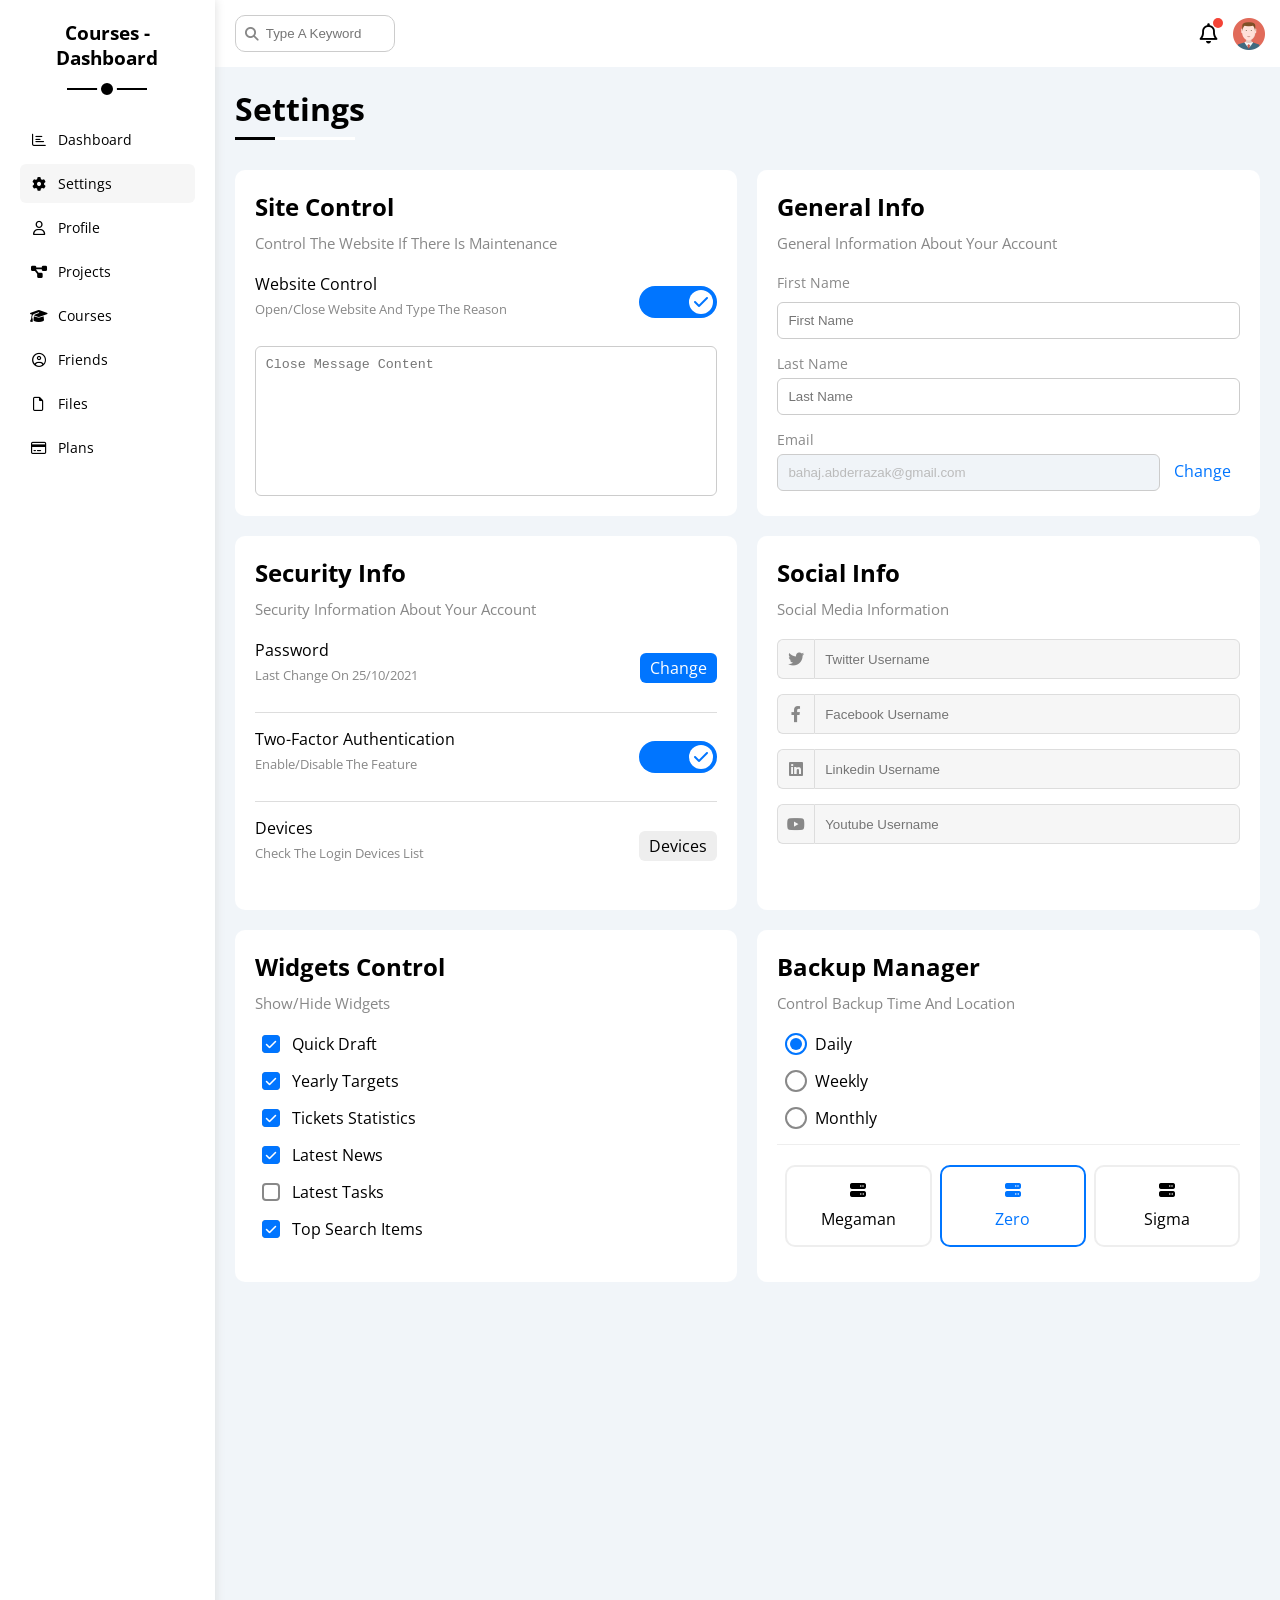
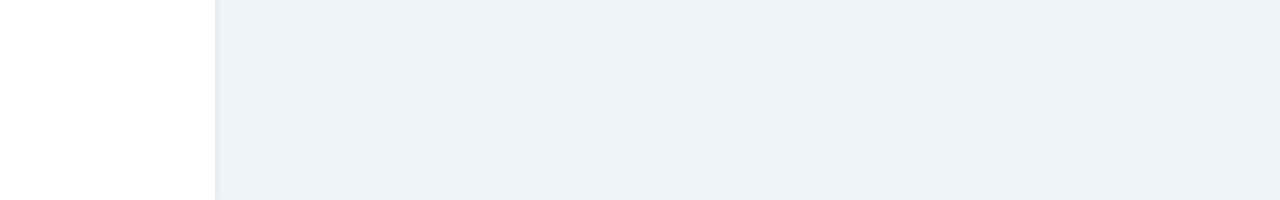
<file: settings.html>
<!DOCTYPE html>
<html lang="en">

<head>
  <meta charset="UTF-8">
  <meta name="viewport" content="width=device-width, initial-scale=1.0">
  <link rel="preconnect" href="https://fonts.googleapis.com">
  <link rel="preconnect" href="https://fonts.gstatic.com" crossorigin>
  <link href="https://fonts.googleapis.com/css2?family=Open+Sans:wght@300;400;500;600;700;800&display=swap"
    rel="stylesheet">
  <link rel="stylesheet" href="https://cdnjs.cloudflare.com/ajax/libs/font-awesome/6.4.2/css/all.min.css"
    integrity="sha512-z3gLpd7yknf1YoNbCzqRKc4qyor8gaKU1qmn+CShxbuBusANI9QpRohGBreCFkKxLhei6S9CQXFEbbKuqLg0DA=="
    crossorigin="anonymous" referrerpolicy="no-referrer" />
  <link rel="stylesheet" href="css/all.min.css">
  <link rel="stylesheet" href="css/style.css">
  <title>Setting | Dashboard</title>
</head>

<body>
  <div class="page d-flex">
    <div class="sidebar bg-white p-20 p-relative">
      <h3 class="p-relative txt-c mt-0">Courses - Dashboard</h3>
      <ul>
        <li>
          <a class="d-flex align-center fs-14 c-black rad-6 p-10" href="index.html">
            <i class="fa-regular fa-chart-bar fa-fw"></i>
            <span>Dashboard</span>
          </a>
        </li>
        <li>
          <a class="active d-flex align-center fs-14 c-black rad-6 p-10" href="settings.html">
            <i class="fa-solid fa-gear fa-fw"></i>
            <span>Settings</span>
          </a>
        </li>
        <li>
          <a class="d-flex align-center fs-14 c-black rad-6 p-10" href="profile.html">
            <i class="fa-regular fa-user fa-fw"></i>
            <span>Profile</span>
          </a>
        </li>
        <li>
          <a class="d-flex align-center fs-14 c-black rad-6 p-10" href="projects.html">
            <i class="fa-solid fa-diagram-project fa-fw"></i>
            <span>Projects</span>
          </a>
        </li>
        <li>
          <a class="d-flex align-center fs-14 c-black rad-6 p-10" href="courses.html">
            <i class="fa-solid fa-graduation-cap fa-fw"></i>
            <span>Courses</span>
          </a>
        </li>
        <li>
          <a class="d-flex align-center fs-14 c-black rad-6 p-10" href="friends.html">
            <i class="fa-regular fa-circle-user fa-fw"></i>
            <span>Friends</span>
          </a>
        </li>
        <li>
          <a class="d-flex align-center fs-14 c-black rad-6 p-10" href="files.html">
            <i class="fa-regular fa-file fa-fw"></i>
            <span>Files</span>
          </a>
        </li>
        <li>
          <a class="d-flex align-center fs-14 c-black rad-6 p-10" href="plans.html">
            <i class="fa-regular fa-credit-card fa-fw"></i>
            <span>Plans</span>
          </a>
        </li>
      </ul>
    </div>
    <div class="content w-full">
      <!-- Start Head -->
      <div class="head bg-white p-15 between-flex">
        <div class="search p-relative">
          <input class="p-10" type="search" placeholder="Type A Keyword" />
        </div>
        <div class="icons d-flex align-center">
          <span class="notification p-relative">
            <i class="fa-regular fa-bell fa-lg"></i>
          </span>
          <img decoding="async" src="imgs/avatar.png" alt="" />
        </div>
      </div>
      <!-- End Head -->
      <h1 class="p-relative">Settings</h1>
      <div class="settings-page m-20 d-grid gap-20">
        <!-- Start Settings Box -->
        <div class="p-20 bg-white rad-10">
          <h2 class="mt-0 mb-10">Site Control</h2>
          <p class="mt-0 mb-20 c-grey fs-15">Control The Website If There Is Maintenance</p>
          <div class="mb-15 between-flex">
            <div>
              <span>Website Control</span>
              <p class="c-grey mt-5 mb-0 fs-13">Open/Close Website And Type The Reason</p>
            </div>
            <div>
              <label>
                <input class="toggle-checkbox" type="checkbox" checked />
                <div class="toggle-switch"></div>
              </label>
            </div>
          </div>
          <textarea class="close-message p-10 rad-6 d-block w-full" placeholder="Close Message Content"></textarea>
        </div>
        <!-- End Settings Box -->
        <!-- Start Settings Box -->
        <div class="p-20 bg-white rad-10">
          <h2 class="mt-0 mb-10">General Info</h2>
          <p class="mt-0 mb-20 c-grey fs-15">General Information About Your Account</p>
          <div class="mb-15">
            <label class="fs-14 c-grey d-block mb-10" for="first">First Name</label>
            <input class="b-none border-ccc p-10 rad-6 d-block w-full" type="text" id="first"
              placeholder="First Name" />
          </div>
          <div class="mb-15">
            <label class="fs-14 c-grey d-block mb-5" for="last">Last Name</label>
            <input class="b-none border-ccc p-10 rad-6 d-block w-full" id="last" type="text" placeholder="Last Name" />
          </div>
          <div>
            <label class="fs-14 c-grey d-block mb-5" for="email">Email</label>
            <input class="email b-none border-ccc p-10 rad-6 w-full mr-10" id="email" type="email" value="bahaj.abderrazak@gmail.com"
              disabled />
            <a class="c-blue" href="#">Change</a>
          </div>
        </div>
        <!-- End Settings Box -->
        <!-- Start Settings Box -->
        <div class="p-20 bg-white rad-10">
          <h2 class="mt-0 mb-10">Security Info</h2>
          <p class="mt-0 mb-20 c-grey fs-15">Security Information About Your Account</p>
          <div class="sec-box mb-15 between-flex">
            <div>
              <span>Password</span>
              <p class="c-grey mt-5 mb-0 fs-13">Last Change On 25/10/2021</p>
            </div>
            <a class="button bg-blue c-white btn-shape" href="#">Change</a>
          </div>
          <div class="sec-box mb-15 between-flex">
            <div>
              <span>Two-Factor Authentication</span>
              <p class="c-grey mt-5 mb-0 fs-13">Enable/Disable The Feature</p>
            </div>
            <label>
              <input class="toggle-checkbox" type="checkbox" checked />
              <div class="toggle-switch"></div>
            </label>
          </div>
          <div class="sec-box between-flex">
            <div>
              <span>Devices</span>
              <p class="c-grey mt-5 mb-0 fs-13">Check The Login Devices List</p>
            </div>
            <a class="bg-eee c-black btn-shape" href="#">Devices</a>
          </div>
        </div>
        <!-- End Settings Box -->
        <!-- Start Settings Box -->
        <div class="social-boxes p-20 bg-white rad-10">
          <h2 class="mt-0 mb-10">Social Info</h2>
          <p class="mt-0 mb-20 c-grey fs-15">Social Media Information</p>
          <div class="d-flex align-center mb-15">
            <i class="fa-brands fa-twitter center-flex c-grey"></i>
            <input class="w-full" type="text" placeholder="Twitter Username" />
          </div>
          <div class="d-flex align-center mb-15">
            <i class="fa-brands fa-facebook-f center-flex c-grey"></i>
            <input class="w-full" type="text" placeholder="Facebook Username" />
          </div>
          <div class="d-flex align-center mb-15">
            <i class="fa-brands fa-linkedin center-flex c-grey"></i>
            <input class="w-full" type="text" placeholder="Linkedin Username" />
          </div>
          <div class="d-flex align-center">
            <i class="fa-brands fa-youtube center-flex c-grey"></i>
            <input class="w-full" type="text" placeholder="Youtube Username" />
          </div>
        </div>
        <!-- End Settings Box -->
        <!-- Start Settings Box -->
        <div class="widgets-control p-20 bg-white rad-10">
          <h2 class="mt-0 mb-10">Widgets Control</h2>
          <p class="mt-0 mb-20 c-grey fs-15">Show/Hide Widgets</p>
          <div class="control d-flex align-center mb-15">
            <input type="checkbox" id="one" checked />
            <label for="one">Quick Draft</label>
          </div>
          <div class="control d-flex align-center mb-15">
            <input type="checkbox" id="two" checked />
            <label for="two">Yearly Targets</label>
          </div>
          <div class="control d-flex align-center mb-15">
            <input type="checkbox" id="three" checked />
            <label for="three">Tickets Statistics</label>
          </div>
          <div class="control d-flex align-center mb-15">
            <input type="checkbox" id="four" checked />
            <label for="four">Latest News</label>
          </div>
          <div class="control d-flex align-center mb-15">
            <input type="checkbox" id="five" />
            <label for="five">Latest Tasks</label>
          </div>
          <div class="control d-flex align-center mb-15">
            <input type="checkbox" id="six" checked />
            <label for="six">Top Search Items</label>
          </div>
        </div>
        <!-- End Settings Box -->
        <!-- Start Settings Box -->
        <div class="backup-control p-20 bg-white rad-10">
          <h2 class="mt-0 mb-10">Backup Manager</h2>
          <p class="mt-0 mb-20 c-grey fs-15">Control Backup Time And Location</p>
          <div class="date d-flex align-center mb-15">
            <input type="radio" name="time" id="daily" checked />
            <label for="daily">Daily</label>
          </div>
          <div class="date d-flex align-center mb-15">
            <input type="radio" name="time" id="weekly" />
            <label for="weekly">Weekly</label>
          </div>
          <div class="date d-flex align-center mb-15">
            <input type="radio" name="time" id="monthly" />
            <label for="monthly">Monthly</label>
          </div>
          <div class="servers d-flex align-center txt-c">
            <input type="radio" name="servers" id="server-one" />
            <div class="server mb-15 rad-10 w-full">
              <label class="d-block m-15" for="server-one">
                <i class="fa-solid fa-server d-block mb-10"></i>
                Megaman
              </label>
            </div>
            <input type="radio" name="servers" id="server-two" checked />
            <div class="server mb-15 rad-10 w-full">
              <label class="d-block m-15" for="server-two">
                <i class="fa-solid fa-server d-block mb-10"></i>
                Zero
              </label>
            </div>
            <input type="radio" name="servers" id="server-three" />
            <div class="server mb-15 rad-10 w-full">
              <label class="d-block m-15" for="server-three">
                <i class="fa-solid fa-server d-block mb-10"></i>
                Sigma
              </label>
            </div>
          </div>
        </div>
        <!-- End Settings Box -->
      </div>
    </div>
  </div>
</body>

</html>
</file>
<file: css/style.css>
.toggle-checkbox {
  -webkit-appearance: none;
  appearance: none;
  display: none;
}
.toggle-checkbox:checked + .toggle-switch {
  background-color: #0075ff;
}
.toggle-checkbox:checked + .toggle-switch::before {
  left: 50px;
  color: #0075ff;
  content: "\f00c";
}
.toggle-switch {
  background-color: #ccc;
  width: 78px;
  height: 32px;
  border-radius: 16px;
  position: relative;
  transition: 0.3s;
  cursor: pointer;
}
.toggle-switch::before {
  content: "\f00d";
  font-family: var(--fa-style-family-classic);
  font-weight: 900;
  width: 24px;
  height: 24px;
  border-radius: 50%;
  position: absolute;
  top: 4px;
  left: 4px;
  background-color: white;
  display: flex;
  justify-content: center;
  align-items: center;
  color: #aaa;
  transition: 0.3s;
}

@keyframes change-color {
  from {
    background-color: #0075ff;
  }
  to {
    background-color: white;
  }
}
@keyframes go-up {
  0%, 100% {
    transform: translateY(0px);
  }
  50% {
    transform: translateY(-5px);
  }
}
* {
  box-sizing: border-box;
}

body {
  font-family: "Open Sans", sans-serif;
  margin: 0;
}

*:focus {
  outline: none;
}

a {
  text-decoration: none;
}

ul {
  padding: 0;
  list-style: none;
}

::-webkit-scrollbar {
  width: 15px;
}
::-webkit-scrollbar-track {
  background-color: white;
}
::-webkit-scrollbar-thumb {
  background-color: #0075ff;
}
::-webkit-scrollbar-thumb:hover {
  background-color: #0d69d5;
}

.d-flex {
  display: flex;
}

.align-center {
  align-items: center;
}

.space-between {
  justify-content: space-between;
}

.f-wrap {
  flex-wrap: wrap;
}

.d-grid {
  display: grid;
}

.gap-20 {
  gap: 20px;
}

.d-block {
  display: block;
}

@media (max-width: 767px) {
  .block-mobile {
    display: block;
  }
  .hide-mobile {
    display: none;
  }
}
.p-10 {
  padding: 10px;
}

.p-20 {
  padding: 20px;
}

.m-10 {
  margin: 10px;
}

.m-20 {
  margin: 20px;
}

.p-15 {
  padding: 15px;
}

.pt-10 {
  padding-top: 10px;
}

.pt-15 {
  padding-top: 15px;
}

.pt-20 {
  padding-top: 20px;
}

.pb-10 {
  padding-bottom: 10px;
}

.pb-15 {
  padding-bottom: 15px;
}

.pb-20 {
  padding-bottom: 20px;
}

.pl-15 {
  padding-left: 15px;
}

.m-0 {
  margin: 0;
}

.m-15 {
  margin: 15px;
}

.m-20 {
  margin: 20px;
}

.mt-0 {
  margin-top: 0;
}

.mt-5 {
  margin-top: 5px;
}

.mt-10 {
  margin-top: 10px;
}

.mt-15 {
  margin-top: 15px;
}

.mt-20 {
  margin-top: 20px;
}

.mt-25 {
  margin-top: 25px;
}

.mr-10 {
  margin-right: 10px;
}

.mr-15 {
  margin-right: 15px;
}

.mb-5 {
  margin-bottom: 5px;
}

.mb-10 {
  margin-bottom: 10px;
}

.mb-15 {
  margin-bottom: 15px;
}

.mb-20 {
  margin-bottom: 20px;
}

.bg-white {
  background-color: white;
}

.bg-eee {
  background-color: #eee;
}

.bg-blue {
  background-color: #0075ff;
}

.bg-orange {
  background-color: #f59e0b;
}

.bg-green {
  background-color: #22c55e;
}

.bg-red {
  background-color: #f44336;
}

.c-blue {
  color: #0075ff;
}

.c-orange {
  color: #f59e0b;
}

.c-green {
  color: #22c55e;
}

.c-grey {
  color: #888;
}

.c-white {
  color: white;
}

.c-black {
  color: black;
}

.p-relative {
  position: relative;
}

.p-absolute {
  position: absolute;
}

.txt-c {
  text-align: center;
}

.fw-bold {
  font-weight: bold;
}

.fs-13 {
  font-size: 13px;
}

.fs-14 {
  font-size: 14px;
}

.fs-15 {
  font-size: 15px;
}

.fs-25 {
  font-size: 25px;
}

@media (max-width: 767px) {
  .txt-c-mobile {
    text-align: center;
  }
}
.rad-6 {
  border-radius: 6px;
}

.rad-10 {
  border-radius: 10px;
}

.rad-half {
  border-radius: 50%;
}

.b-none {
  border: none;
}

.b-ccc {
  border: 1px solid #ccc;
}

.border-ccc {
  border: 1px solid #ccc;
}

.w-full {
  width: 100%;
}

.h-full {
  height: 100%;
}

.w-fit {
  width: fit-content;
}

.w-100 {
  width: 100px;
}

.h-100 {
  height: 100px;
}

.center-flex {
  display: flex;
  align-items: center;
  justify-content: center;
}

.between-flex {
  display: flex;
  align-items: center;
  justify-content: space-between;
}

.btn-shape {
  padding: 4px 10px;
  border-radius: 6px;
  transition: 0.3s;
  cursor: pointer;
}

.sidebar {
  width: 250px;
  box-shadow: 0 0 10px #ddd;
}
@media (max-width: 767px) {
  .sidebar {
    width: 58px;
    padding: 10px;
  }
}
.sidebar > h3 {
  margin-bottom: 50px;
}
@media (max-width: 767px) {
  .sidebar > h3 {
    font-size: 13px;
    margin-bottom: 15px;
  }
}
.sidebar > h3:before, .sidebar > h3:after {
  content: "";
  position: absolute;
  background-color: black;
  left: 50%;
  transform: translateX(-50%);
}
@media (max-width: 767px) {
  .sidebar > h3:before, .sidebar > h3:after {
    display: none;
  }
}
.sidebar > h3:before {
  width: 80px;
  height: 2px;
  bottom: -20px;
}
.sidebar > h3:after {
  bottom: -29px;
  width: 12px;
  height: 12px;
  border-radius: 50%;
  border: 4px solid white;
}
.sidebar ul li a {
  transition: 0.3s;
  margin-bottom: 5px;
}
.sidebar ul li a.active, .sidebar ul li a:hover {
  background-color: #f6f6f6;
}
.sidebar ul li a span {
  font-size: 14px;
  margin-left: 10px;
}
@media (max-width: 767px) {
  .sidebar ul li a span {
    display: none;
  }
}

.content {
  overflow: hidden;
}

.head .search:before {
  font-family: var(--fa-style-family-classic);
  content: "\f002";
  position: absolute;
  font-weight: 900;
  left: 15px;
  top: 50%;
  transform: translateY(-50%);
  font-size: 14px;
  color: #888;
}
.head .search input {
  border: 1px solid #ccc;
  margin-left: 5px;
  padding-left: 30px;
  border-radius: 10px;
  width: 160px;
  transition: width 0.3s;
}
.head .search input:focus {
  width: 200px;
}
.head .search input:focus::placeholder {
  opacity: 0;
}
.head .notification::before {
  content: "";
  position: absolute;
  width: 10px;
  height: 10px;
  background-color: #f44336;
  border-radius: 50%;
  right: -5px;
  top: -5px;
}
.head .icons img {
  width: 32px;
  height: 32px;
  margin-left: 15px;
}

.page h1 {
  margin: 20px 20px 40px;
}
.page h1:before, .page h1:after {
  content: "";
  position: absolute;
  height: 3px;
  bottom: -10px;
  left: 0;
}
.page h1:before {
  background-color: white;
  width: 120px;
}
.page h1:after {
  background-color: black;
  width: 40px;
}

.wrapper {
  grid-template-columns: repeat(auto-fill, minmax(450px, 1fr));
  margin-left: 20px;
  margin-right: 20px;
}
@media (max-width: 767px) {
  .wrapper {
    grid-template-columns: minmax(200px, 1fr);
    margin-left: 10px;
    margin-right: 10px;
    gap: 10px;
  }
}
.wrapper .avatar {
  width: 64px;
  height: 64px;
  border: 2px solid white;
  border-radius: 50%;
  padding: 2px;
  box-shadow: 0 0 5px #ddd;
  margin-left: 20px;
  margin-top: -32px;
}

.welcome {
  overflow: hidden;
}
@media (max-width: 767px) {
  .welcome .intro {
    padding-bottom: 30px;
  }
}
.welcome .intro img {
  width: 170px;
  margin-bottom: -10px;
}
@media (max-width: 767px) {
  .welcome .avatar {
    margin-left: 0;
  }
}
.welcome .body {
  border-top: 1px solid #eee;
  border-bottom: 1px solid #eee;
}
.welcome .body > div {
  flex: 1px;
  font-weight: bold;
}
@media (max-width: 767px) {
  .welcome .body > div:not(:last-child) {
    margin-bottom: 20px;
  }
}
.welcome .visit {
  margin: 0 15px 15px auto;
}
.welcome .visit:hover {
  background-color: #0d69d5;
}

.quick-draft textarea {
  resize: none;
  min-height: 180px;
}
.quick-draft .save {
  margin-left: auto;
}
.quick-draft .save:hover {
  background-color: #0d69d5;
}

.targets .target-row .icon {
  width: 80px;
  height: 80px;
  margin-right: 15px;
}
.targets .details {
  flex: 1;
}
.targets .details .progress {
  height: 4px;
}
.targets .details .progress > span {
  position: absolute;
  left: 0;
  top: 0;
  height: 100%;
}
.targets .details .progress > span span {
  position: absolute;
  bottom: 16px;
  right: -16px;
  color: white;
  padding: 2px 5px;
  border-radius: 6px;
  font-size: 13px;
}
.targets .details .progress > span span::after {
  content: "";
  position: absolute;
  border-color: transparent;
  border-style: solid;
  border-width: 5px;
  bottom: -10px;
  left: 50%;
  transform: translateX(-50%);
}

.targets .details .progress > .blue span::after {
  border-top-color: #0075ff;
}

.targets .details .progress > .orange span::after {
  border-top-color: #f59e0b;
}

.targets .details .progress > .green span::after {
  border-top-color: #22c55e;
}

.blue .progress,
.blue .icon {
  background-color: rgba(0, 117, 255, 0.2);
}

.orange .progress,
.orange .icon {
  background-color: rgba(245, 158, 11, 0.2);
}

.green .progress,
.green .icon {
  background-color: rgba(34, 197, 94, 0.2);
}

.tickets .box {
  border: 1px solid #ccc;
  width: calc(50% - 10px);
}
@media (max-width: 767px) {
  .tickets .box {
    width: 100%;
  }
}

@media (max-width: 767px) {
  .latest-news .news-row {
    display: block;
  }
  .latest-news .news-row .label {
    margin: 10px auto;
    width: fit-content;
  }
}
.latest-news .news-row:not(:last-of-type) {
  margin-bottom: 20px;
  padding-bottom: 20px;
  border-bottom: 1px solid #eee;
}
.latest-news .news-row img {
  width: 100px;
  border-radius: 6px;
  margin-right: 15px;
}
.latest-news .news-row .info {
  flex-grow: 1;
}
.latest-news .news-row .info h3 {
  margin: 0 0 6px;
}

.tasks .task-row:not(:last-of-type) {
  margin-bottom: 15px;
  padding-bottom: 15px;
  border-bottom: 1px solid #eee;
}
.tasks .info {
  flex-grow: 1;
}
.tasks .done {
  opacity: 0, 3;
}
.tasks .done h3,
.tasks .done p {
  text-decoration: line-through;
}
.tasks .delete {
  cursor: pointer;
  transition: 0.3s;
}
.tasks .delete:hover {
  color: #f44336;
}

.latest-uploads ul li:not(:last-child) {
  border-bottom: 1px solid #eee;
}
.latest-uploads ul li img {
  height: 40px;
  width: 40px;
}

.last-project ul::before {
  content: "";
  position: absolute;
  left: 11px;
  width: 2px;
  height: 100%;
  background-color: #0075ff;
}
.last-project ul li::before {
  content: "";
  width: 20px;
  height: 20px;
  display: block;
  border-radius: 50%;
  background-color: white;
  border: 2px solid white;
  outline: 2px solid #0075ff;
  margin-right: 15px;
  z-index: 1;
}
.last-project ul li.done::before {
  background-color: #0075ff;
}
.last-project ul li.current::before {
  animation: change-color 0.8s infinite alternate;
}
.last-project .launch-icon {
  position: absolute;
  width: 160px;
  right: 0;
  bottom: 0;
  opacity: 0.1;
}

.reminders ul li .key {
  width: 15px;
  height: 15px;
}
.reminders ul li > .blue {
  border-left: 2px solid #0075ff;
}
.reminders ul li > .green {
  border-left: 2px solid #22c55e;
}
.reminders ul li > .red {
  border-left: 2px solid #f44336;
}
.reminders ul li > .orange {
  border-left: 2px solid #f59e0b;
}

.latest-post .top .avatar {
  width: 48px;
  height: 48px;
  margin-top: initial;
}
.latest-post .post-content {
  text-transform: capitalize;
  line-height: 1.8;
  border-top: 1px solid #eee;
  border-bottom: 1px solid #eee;
  min-height: 140px;
}

.social-media .box {
  padding-left: 70px;
}
.social-media .box i {
  position: absolute;
  left: 0;
  top: 0;
  width: 52px;
  transition: 0.3s;
}
.social-media .box i:hover {
  transform: rotate(5deg);
}
.social-media .twitter {
  background-color: rgba(29, 161, 242, 0.2);
  color: #1da1f2;
}
.social-media .twitter i,
.social-media .twitter a {
  background-color: #1da1f2;
}
.social-media .facebook {
  background-color: rgba(24, 119, 242, 0.2);
  color: #1877f2;
}
.social-media .facebook i,
.social-media .facebook a {
  background-color: #1877f2;
}
.social-media .youtube {
  background-color: rgba(255, 0, 0, 0.2);
  color: #ff0000;
}
.social-media .youtube i,
.social-media .youtube a {
  background-color: #ff0000;
}
.social-media .linkedin {
  background-color: rgba(0, 119, 181, 0.2);
  color: #0077b5;
}
.social-media .linkedin i,
.social-media .linkedin a {
  background-color: #0077b5;
}

.projects .responsive-table {
  overflow-x: auto;
}
.projects table {
  min-width: 1000px;
  border-spacing: 0;
}
.projects table td {
  padding: 15px;
}
.projects table .label {
  font-size: 13px;
}
.projects thead td {
  background-color: #eee;
  font-weight: bold;
}
.projects tbody td {
  border-bottom: 1px solid #eee;
  border-left: 1px solid #eee;
  transition: 0.3s;
}
.projects tbody img {
  width: 32px;
  height: 32px;
  background-color: white;
  border-radius: 50%;
  padding: 2px;
}
.projects tbody img:not(:first-child) {
  margin-left: -20px;
}
.projects tbody tr td:last-child {
  border-right: 1px solid #eee;
}
.projects tbody tr:hover td {
  background-color: #faf7f7;
}

.settings-page {
  grid-template-columns: repeat(auto-fill, minmax(450px, 1fr));
}
@media (max-width: 767px) {
  .settings-page {
    grid-template-columns: minmax(100px, 1fr);
    margin-right: 10px;
    margin-left: 10px;
    gap: 10px;
  }
}
.settings-page .close-message {
  border: 1px solid #ccc;
  resize: none;
  min-height: 150px;
}
.settings-page .email {
  display: inline-flex;
  width: calc(100% - 80px);
}
.settings-page .sec-box {
  padding-bottom: 15px;
}
.settings-page .sec-box:not(:last-of-type) {
  border-bottom: 1px solid #ddd;
}
.settings-page .sec-box .button {
  transition: 0.3s;
}
.settings-page .sec-box .button:hover {
  background-color: #0d69d5;
}
.settings-page .social-boxes i {
  width: 40px;
  height: 40px;
  background-color: #f6f6f6;
  border: 1px solid #ddd;
  border-right: none;
  border-radius: 6px 0 0 6px;
  transition: 0.3s;
}
.settings-page .social-boxes input {
  height: 40px;
  background-color: #f6f6f6;
  border: 1px solid #ddd;
  padding-left: 10px;
  border-radius: 0 6px 6px 0;
}
.settings-page .social-boxes > div:focus-within i {
  color: black;
}
.settings-page .widgets-control .control label {
  padding-left: 30px;
  cursor: pointer;
  position: relative;
}
.settings-page .widgets-control .control label:hover::before {
  border-color: #0d69d5;
}
.settings-page .widgets-control .control label:before, .settings-page .widgets-control .control label:after {
  position: absolute;
  left: 0;
  top: 50%;
  border-radius: 4px;
  margin-top: -9px;
}
.settings-page .widgets-control .control label:before {
  content: "";
  width: 14px;
  height: 14px;
  border: 2px solid #888;
}
.settings-page .widgets-control .control label:after {
  font-family: var(--fa-style-family-classic);
  content: "\f00c";
  font-weight: 900;
  background-color: #0075ff;
  color: white;
  height: 18px;
  width: 18px;
  font-size: 12px;
  display: flex;
  justify-content: center;
  align-items: center;
  transition: 0.3s;
  transform: scale(0) rotate(360deg);
}
.settings-page .widgets-control .control input[type=checkbox] {
  -webkit-appearance: none;
  appearance: none;
}
.settings-page .widgets-control .control input[type=checkbox]:checked + label::after {
  transform: scale(1);
}
.settings-page .backup-control input[type=radio] {
  -webkit-appearance: none;
  appearance: none;
}
.settings-page .backup-control input[type=radio]:checked + label::before {
  border-color: #0075ff;
}
.settings-page .backup-control input[type=radio]:checked + label::after {
  transform: scale(1);
}
.settings-page .backup-control .date label {
  padding-left: 30px;
  position: relative;
  cursor: pointer;
}
.settings-page .backup-control .date label::before, .settings-page .backup-control .date label::after {
  position: absolute;
  content: "";
  border-radius: 50%;
}
.settings-page .backup-control .date label::before {
  top: 50%;
  left: 0;
  margin-top: -11px;
  width: 18px;
  height: 18px;
  border: 2px solid #888;
}
.settings-page .backup-control .date label::after {
  left: 4.5px;
  top: 4.5px;
  width: 12px;
  height: 12px;
  background-color: #0075ff;
  transition: 0.3s;
  transform: scale(0);
}
.settings-page .backup-control .servers {
  border-top: 1px solid #eee;
  padding-top: 20px;
}
@media (max-width: 767px) {
  .settings-page .backup-control .servers {
    flex-wrap: wrap;
  }
}
.settings-page .backup-control .servers .server {
  border: 2px solid #eee;
  position: relative;
}
.settings-page .backup-control .servers .server label {
  cursor: pointer;
}
.settings-page .backup-control .servers input[type=radio]:checked + .server {
  border-color: #0075ff;
  color: #0075ff;
}
.settings-page :disabled {
  cursor: no-drop;
  background-color: #f0f4f8;
  color: #bbb;
}

@media (max-width: 767px) {
  .profile-page .overview {
    flex-direction: column;
  }
}
.profile-page .avatar-box {
  width: 300px;
}
@media (max-width: 767px) {
  .profile-page .avatar-box {
    border-right: 1px solid #eee;
  }
}
.profile-page .avatar-box > img {
  width: 120px;
  height: 120px;
}
.profile-page .avatar-box .level {
  height: 6px;
  overflow: hidden;
  margin: auto;
  width: 70%;
}
.profile-page .avatar-box .level span {
  position: absolute;
  left: 0;
  top: 0;
  height: 100%;
  background-color: #0075ff;
  border-radius: 6px;
}
.profile-page .info-box .box {
  flex-wrap: wrap;
  border-bottom: 1px solid #eee;
  transition: 0.3s;
}
.profile-page .info-box .box:hover {
  background-color: #f9f9f9;
}
.profile-page .info-box .box > div {
  min-width: 250px;
  padding: 10px 0 0;
}
.profile-page .info-box .box h4 {
  font-weight: normal;
}
@media (max-width: 767px) {
  .profile-page .info-box .toggle-switch {
    margin: auto;
  }
  .profile-page .info-box .toggle-switch::before {
    width: 12px;
    height: 12px;
    font-size: 8px;
  }
  .profile-page .info-box .toggle-checkbox:checked + .toggle-switch::before {
    left: 62px;
  }
}
@media (max-width: 767px) {
  .profile-page .other-data {
    flex-direction: column;
  }
}
.profile-page .skills-card {
  flex-grow: 1;
}
.profile-page .skills-card ul li {
  padding: 15px 0;
}
.profile-page .skills-card ul li:not(:last-child) {
  border-bottom: 1px solid #eee;
}
.profile-page .skills-card ul li span {
  display: inline-flex;
  padding: 4px 10px;
  background-color: #eee;
  border-radius: 6px;
  font-size: 14px;
}
.profile-page .skills-card ul li span:not(:last-child) {
  margin-right: 5px;
}
.profile-page .activities {
  flex-grow: 2;
}
.profile-page .activities .activity:not(:last-of-type) {
  margin-bottom: 20px;
  padding-bottom: 20px;
  border-bottom: 1px solid #eee;
}
.profile-page .activities .activity img {
  width: 64px;
  height: 64px;
  margin-right: 10px;
}
@media (min-width: 768px) {
  .profile-page .activities .activity .date {
    margin-left: auto;
    text-align: right;
  }
}
@media (max-width: 767px) {
  .profile-page .activities .activity {
    flex-direction: column;
  }
  .profile-page .activities .activity img {
    margin-right: 0;
    margin-bottom: 15px;
  }
  .profile-page .activities .activity .date {
    margin-top: 15px;
  }
}

.projects-page {
  grid-template-columns: repeat(auto-fill, minmax(450px, 1fr));
}
@media (max-width: 767px) {
  .projects-page {
    grid-template-columns: minmax(200px, 1fr);
    margin-right: 10px;
    margin-left: 10px;
    gap: 10px;
  }
}
.projects-page .project .date {
  position: absolute;
  right: 10px;
  top: 10px;
}
.projects-page .project h4 {
  font-weight: normal;
}
.projects-page .project .team {
  position: relative;
  min-height: 80px;
}
.projects-page .project .team a {
  position: absolute;
  left: 0;
  bottom: 0;
}
.projects-page .project .team a:nth-child(2) {
  left: 25px;
}
.projects-page .project .team a:nth-child(3) {
  left: 50px;
}
.projects-page .project .team a:nth-child(4) {
  left: 75px;
}
.projects-page .project .team a:nth-child(5) {
  left: 100px;
}
.projects-page .project .team a:hover {
  z-index: 1000;
}
.projects-page .project .team img {
  width: 40px;
  height: 40px;
  border-radius: 50%;
  border: 2px solid white;
}
.projects-page .project .do {
  justify-content: flex-end;
  border-top: 1px solid #eee;
  padding-top: 15px;
  margin-top: 15px;
}
@media (max-width: 767px) {
  .projects-page .project .do {
    flex-direction: column;
  }
}
.projects-page .project .do span {
  padding: 3px 8px;
  margin-left: 5px;
  width: fit-content;
}
@media (max-width: 767px) {
  .projects-page .project .do span:not(:last-child) {
    margin-top: 15px;
  }
}
.projects-page .project .info {
  border-top: 1px solid #eee;
  margin-top: 15px;
  padding-top: 15px;
}
@media (max-width: 767px) {
  .projects-page .project .info {
    flex-direction: column;
  }
}
.projects-page .prog {
  height: 8px;
  width: 260px;
  position: relative;
  border-radius: 6px;
}
@media (max-width: 767px) {
  .projects-page .prog {
    margin-bottom: 15px;
  }
}
.projects-page .prog span {
  position: absolute;
  left: 0;
  top: 0;
  height: 100%;
  border-radius: 6px;
}

.courses-page {
  grid-template-columns: repeat(auto-fill, minmax(300px, 1fr));
}
@media (max-width: 767px) {
  .courses-page {
    grid-template-columns: minmax(200px, 1fr);
    margin-right: 10px;
    margin-left: 10px;
    gap: 10px;
  }
}
.courses-page .course {
  overflow: hidden;
}
.courses-page .course .cover {
  max-width: 100%;
}
.courses-page .course .instructor {
  position: absolute;
  width: 64px;
  height: 64px;
  border-radius: 50%;
  top: 20px;
  left: 20px;
  border: 2px solid white;
}
.courses-page .course .description {
  line-height: 1.6;
}
.courses-page .course .info {
  border-top: 1px solid #eee;
  font-size: 13px;
}
.courses-page .course .info .title {
  position: absolute;
  left: 50%;
  transform: translateX(-50%);
  font-size: 13px;
  top: -13px;
}

.friends-page {
  grid-template-columns: repeat(auto-fill, minmax(300px, 1fr));
}
@media (max-width: 767px) {
  .friends-page {
    grid-template-columns: minmax(200px, 1fr);
    margin-right: 10px;
    margin-left: 10px;
    gap: 10px;
  }
}
.friends-page .contact {
  position: absolute;
  left: 10px;
  top: 10px;
}
.friends-page .contact i {
  background-color: #eee;
  padding: 10px;
  border-radius: 50%;
  cursor: pointer;
  color: #666;
  font-size: 13px;
  transition: 0.3s;
}
.friends-page .contact i:hover {
  background-color: #0075ff;
  color: white;
}
.friends-page .friend .icons {
  border-top: 1px solid #eee;
  border-bottom: 1px solid #eee;
  margin-top: 10px;
  margin-bottom: 15px;
  padding-top: 15px;
  padding-bottom: 15px;
}
.friends-page .friend .icons i {
  margin-right: 5px;
}
.friends-page .friend .icons .vip {
  position: absolute;
  right: 0;
  top: 50%;
  transform: translateY(-50%);
  font-size: 40px;
  opacity: 0.2;
}

.files-page {
  flex-direction: row-reverse;
  align-items: flex-start;
  grid-template-columns: repeat(auto-fill, minmax(300px, 1fr));
}
@media (max-width: 767px) {
  .files-page {
    grid-template-columns: minmax(200px, 1fr);
    margin-right: 10px;
    margin-left: 10px;
    gap: 10px;
    flex-direction: column;
    align-items: normal;
  }
}
.files-page .files-stats {
  min-width: 260px;
}
.files-page .files-stats .icon {
  width: 40px;
  height: 40px;
  margin-right: 10px;
}
.files-page .files-stats .size {
  margin-left: auto;
}
.files-page .files-stats .blue {
  background-color: rgba(0, 117, 255, 0.2);
}
.files-page .files-stats .green {
  background-color: rgba(34, 197, 94, 0.2);
}
.files-page .files-stats .red {
  background-color: rgba(244, 67, 54, 0.2);
}
.files-page .files-stats .orange {
  background-color: rgba(245, 158, 11, 0.2);
}
.files-page .files-stats .upload {
  margin: 15px auto 0;
  padding: 10px 15px;
  transition: 0.3s;
}
.files-page .files-stats .upload:hover {
  background-color: #0075ff;
}
.files-page .files-stats .upload:hover i {
  animation: go-up 0.8s infinite;
}
.files-page .files-content {
  flex: 1;
  grid-template-columns: repeat(auto-fill, minmax(200px, 1fr));
}
.files-page .files-content img {
  width: 64px;
  height: 64px;
  transition: 0.3s;
}
.files-page .files-content .file:hover img {
  transform: rotate(5deg);
}
.files-page .files-content .info {
  border-top: 1px solid #eee;
}

.plans-page {
  grid-template-columns: repeat(auto-fill, minmax(450px, 1fr));
}
@media (max-width: 767px) {
  .plans-page {
    grid-template-columns: minmax(250px, 1fr);
    margin-right: 10px;
    margin-left: 10px;
    gap: 10px;
  }
}
.plans-page .plan .top {
  border: 3px solid white;
  outline: 3px solid transparent;
}
.plans-page .plan.green .top {
  outline-color: #22c55e;
}
.plans-page .plan.blue .top {
  outline-color: #0075ff;
}
.plans-page .plan.orange .top {
  outline-color: #f59e0b;
}
.plans-page .plan .price {
  position: relative;
  font-size: 40px;
  width: fit-content;
  margin: auto;
}
.plans-page .plan .price span {
  position: absolute;
  left: -20px;
  top: 0;
  font-size: 25px;
}
.plans-page .plan ul li {
  padding: 15px 0;
  display: flex;
  align-items: center;
  font-size: 15px;
  border-bottom: 1px solid #eee;
}
.plans-page .plan ul li .yes {
  color: #22c55e;
}
.plans-page .plan ul li i:not(.yes, .help) {
  color: #f44336;
}
.plans-page .plan ul li i:first-child {
  font-size: 18px;
  margin-right: 5px;
}
.plans-page .plan ul li .help {
  color: #888;
  margin-left: auto;
  cursor: pointer;
}

.page {
  background-color: #f1f5f9;
  min-height: 200vh;
}

/*# sourceMappingURL=style.css.map */
</file>
<file: css/all.min.css>
/*
 * Font Awesome Free 6.2.0 by @fontawesome - https://fontawesome.com
 * License - https://fontawesome.com/license/free (Icons: CC BY 4.0, Fonts: SIL OFL 1.1, Code: MIT License)
 * Copyright 2022 Fonticons, Inc.
 */
.fa {
  font-family: var(--fa-style-family, "Font Awesome 6 Free");
  font-weight: var(--fa-style, 900)
}

.fa,
.fa-brands,
.fa-classic,
.fa-regular,
.fa-sharp,
.fa-solid,
.fab,
.far,
.fas {
  -moz-osx-font-smoothing: grayscale;
  -webkit-font-smoothing: antialiased;
  display: var(--fa-display, inline-block);
  font-style: normal;
  font-variant: normal;
  line-height: 1;
  text-rendering: auto
}

.fa-classic,
.fa-regular,
.fa-solid,
.far,
.fas {
  font-family: "Font Awesome 6 Free"
}

.fa-brands,
.fab {
  font-family: "Font Awesome 6 Brands"
}

.fa-1x {
  font-size: 1em
}

.fa-2x {
  font-size: 2em
}

.fa-3x {
  font-size: 3em
}

.fa-4x {
  font-size: 4em
}

.fa-5x {
  font-size: 5em
}

.fa-6x {
  font-size: 6em
}

.fa-7x {
  font-size: 7em
}

.fa-8x {
  font-size: 8em
}

.fa-9x {
  font-size: 9em
}

.fa-10x {
  font-size: 10em
}

.fa-2xs {
  font-size: .625em;
  line-height: .1em;
  vertical-align: .225em
}

.fa-xs {
  font-size: .75em;
  line-height: .08333em;
  vertical-align: .125em
}

.fa-sm {
  font-size: .875em;
  line-height: .07143em;
  vertical-align: .05357em
}

.fa-lg {
  font-size: 1.25em;
  line-height: .05em;
  vertical-align: -.075em
}

.fa-xl {
  font-size: 1.5em;
  line-height: .04167em;
  vertical-align: -.125em
}

.fa-2xl {
  font-size: 2em;
  line-height: .03125em;
  vertical-align: -.1875em
}

.fa-fw {
  text-align: center;
  width: 1.25em
}

.fa-ul {
  list-style-type: none;
  margin-left: var(--fa-li-margin, 2.5em);
  padding-left: 0
}

.fa-ul>li {
  position: relative
}

.fa-li {
  left: calc(var(--fa-li-width, 2em)*-1);
  position: absolute;
  text-align: center;
  width: var(--fa-li-width, 2em);
  line-height: inherit
}

.fa-border {
  border-radius: var(--fa-border-radius, .1em);
  border: var(--fa-border-width, .08em) var(--fa-border-style, solid) var(--fa-border-color, #eee);
  padding: var(--fa-border-padding, .2em .25em .15em)
}

.fa-pull-left {
  float: left;
  margin-right: var(--fa-pull-margin, .3em)
}

.fa-pull-right {
  float: right;
  margin-left: var(--fa-pull-margin, .3em)
}

.fa-beat {
  -webkit-animation-name: fa-beat;
  animation-name: fa-beat;
  -webkit-animation-delay: var(--fa-animation-delay, 0s);
  animation-delay: var(--fa-animation-delay, 0s);
  -webkit-animation-direction: var(--fa-animation-direction, normal);
  animation-direction: var(--fa-animation-direction, normal);
  -webkit-animation-duration: var(--fa-animation-duration, 1s);
  animation-duration: var(--fa-animation-duration, 1s);
  -webkit-animation-iteration-count: var(--fa-animation-iteration-count, infinite);
  animation-iteration-count: var(--fa-animation-iteration-count, infinite);
  -webkit-animation-timing-function: var(--fa-animation-timing, ease-in-out);
  animation-timing-function: var(--fa-animation-timing, ease-in-out)
}

.fa-bounce {
  -webkit-animation-name: fa-bounce;
  animation-name: fa-bounce;
  -webkit-animation-delay: var(--fa-animation-delay, 0s);
  animation-delay: var(--fa-animation-delay, 0s);
  -webkit-animation-direction: var(--fa-animation-direction, normal);
  animation-direction: var(--fa-animation-direction, normal);
  -webkit-animation-duration: var(--fa-animation-duration, 1s);
  animation-duration: var(--fa-animation-duration, 1s);
  -webkit-animation-iteration-count: var(--fa-animation-iteration-count, infinite);
  animation-iteration-count: var(--fa-animation-iteration-count, infinite);
  -webkit-animation-timing-function: var(--fa-animation-timing, cubic-bezier(.28, .84, .42, 1));
  animation-timing-function: var(--fa-animation-timing, cubic-bezier(.28, .84, .42, 1))
}

.fa-fade {
  -webkit-animation-name: fa-fade;
  animation-name: fa-fade;
  -webkit-animation-iteration-count: var(--fa-animation-iteration-count, infinite);
  animation-iteration-count: var(--fa-animation-iteration-count, infinite);
  -webkit-animation-timing-function: var(--fa-animation-timing, cubic-bezier(.4, 0, .6, 1));
  animation-timing-function: var(--fa-animation-timing, cubic-bezier(.4, 0, .6, 1))
}

.fa-beat-fade,
.fa-fade {
  -webkit-animation-delay: var(--fa-animation-delay, 0s);
  animation-delay: var(--fa-animation-delay, 0s);
  -webkit-animation-direction: var(--fa-animation-direction, normal);
  animation-direction: var(--fa-animation-direction, normal);
  -webkit-animation-duration: var(--fa-animation-duration, 1s);
  animation-duration: var(--fa-animation-duration, 1s)
}

.fa-beat-fade {
  -webkit-animation-name: fa-beat-fade;
  animation-name: fa-beat-fade;
  -webkit-animation-iteration-count: var(--fa-animation-iteration-count, infinite);
  animation-iteration-count: var(--fa-animation-iteration-count, infinite);
  -webkit-animation-timing-function: var(--fa-animation-timing, cubic-bezier(.4, 0, .6, 1));
  animation-timing-function: var(--fa-animation-timing, cubic-bezier(.4, 0, .6, 1))
}

.fa-flip {
  -webkit-animation-name: fa-flip;
  animation-name: fa-flip;
  -webkit-animation-delay: var(--fa-animation-delay, 0s);
  animation-delay: var(--fa-animation-delay, 0s);
  -webkit-animation-direction: var(--fa-animation-direction, normal);
  animation-direction: var(--fa-animation-direction, normal);
  -webkit-animation-duration: var(--fa-animation-duration, 1s);
  animation-duration: var(--fa-animation-duration, 1s);
  -webkit-animation-iteration-count: var(--fa-animation-iteration-count, infinite);
  animation-iteration-count: var(--fa-animation-iteration-count, infinite);
  -webkit-animation-timing-function: var(--fa-animation-timing, ease-in-out);
  animation-timing-function: var(--fa-animation-timing, ease-in-out)
}

.fa-shake {
  -webkit-animation-name: fa-shake;
  animation-name: fa-shake;
  -webkit-animation-duration: var(--fa-animation-duration, 1s);
  animation-duration: var(--fa-animation-duration, 1s);
  -webkit-animation-iteration-count: var(--fa-animation-iteration-count, infinite);
  animation-iteration-count: var(--fa-animation-iteration-count, infinite);
  -webkit-animation-timing-function: var(--fa-animation-timing, linear);
  animation-timing-function: var(--fa-animation-timing, linear)
}

.fa-shake,
.fa-spin {
  -webkit-animation-delay: var(--fa-animation-delay, 0s);
  animation-delay: var(--fa-animation-delay, 0s);
  -webkit-animation-direction: var(--fa-animation-direction, normal);
  animation-direction: var(--fa-animation-direction, normal)
}

.fa-spin {
  -webkit-animation-name: fa-spin;
  animation-name: fa-spin;
  -webkit-animation-duration: var(--fa-animation-duration, 2s);
  animation-duration: var(--fa-animation-duration, 2s);
  -webkit-animation-iteration-count: var(--fa-animation-iteration-count, infinite);
  animation-iteration-count: var(--fa-animation-iteration-count, infinite);
  -webkit-animation-timing-function: var(--fa-animation-timing, linear);
  animation-timing-function: var(--fa-animation-timing, linear)
}

.fa-spin-reverse {
  --fa-animation-direction: reverse
}

.fa-pulse,
.fa-spin-pulse {
  -webkit-animation-name: fa-spin;
  animation-name: fa-spin;
  -webkit-animation-direction: var(--fa-animation-direction, normal);
  animation-direction: var(--fa-animation-direction, normal);
  -webkit-animation-duration: var(--fa-animation-duration, 1s);
  animation-duration: var(--fa-animation-duration, 1s);
  -webkit-animation-iteration-count: var(--fa-animation-iteration-count, infinite);
  animation-iteration-count: var(--fa-animation-iteration-count, infinite);
  -webkit-animation-timing-function: var(--fa-animation-timing, steps(8));
  animation-timing-function: var(--fa-animation-timing, steps(8))
}

@media (prefers-reduced-motion:reduce) {

  .fa-beat,
  .fa-beat-fade,
  .fa-bounce,
  .fa-fade,
  .fa-flip,
  .fa-pulse,
  .fa-shake,
  .fa-spin,
  .fa-spin-pulse {
    -webkit-animation-delay: -1ms;
    animation-delay: -1ms;
    -webkit-animation-duration: 1ms;
    animation-duration: 1ms;
    -webkit-animation-iteration-count: 1;
    animation-iteration-count: 1;
    transition-delay: 0s;
    transition-duration: 0s
  }
}

@-webkit-keyframes fa-beat {

  0%,
  90% {
    -webkit-transform: scale(1);
    transform: scale(1)
  }

  45% {
    -webkit-transform: scale(var(--fa-beat-scale, 1.25));
    transform: scale(var(--fa-beat-scale, 1.25))
  }
}

@keyframes fa-beat {

  0%,
  90% {
    -webkit-transform: scale(1);
    transform: scale(1)
  }

  45% {
    -webkit-transform: scale(var(--fa-beat-scale, 1.25));
    transform: scale(var(--fa-beat-scale, 1.25))
  }
}

@-webkit-keyframes fa-bounce {
  0% {
    -webkit-transform: scale(1) translateY(0);
    transform: scale(1) translateY(0)
  }

  10% {
    -webkit-transform: scale(var(--fa-bounce-start-scale-x, 1.1), var(--fa-bounce-start-scale-y, .9)) translateY(0);
    transform: scale(var(--fa-bounce-start-scale-x, 1.1), var(--fa-bounce-start-scale-y, .9)) translateY(0)
  }

  30% {
    -webkit-transform: scale(var(--fa-bounce-jump-scale-x, .9), var(--fa-bounce-jump-scale-y, 1.1)) translateY(var(--fa-bounce-height, -.5em));
    transform: scale(var(--fa-bounce-jump-scale-x, .9), var(--fa-bounce-jump-scale-y, 1.1)) translateY(var(--fa-bounce-height, -.5em))
  }

  50% {
    -webkit-transform: scale(var(--fa-bounce-land-scale-x, 1.05), var(--fa-bounce-land-scale-y, .95)) translateY(0);
    transform: scale(var(--fa-bounce-land-scale-x, 1.05), var(--fa-bounce-land-scale-y, .95)) translateY(0)
  }

  57% {
    -webkit-transform: scale(1) translateY(var(--fa-bounce-rebound, -.125em));
    transform: scale(1) translateY(var(--fa-bounce-rebound, -.125em))
  }

  64% {
    -webkit-transform: scale(1) translateY(0);
    transform: scale(1) translateY(0)
  }

  to {
    -webkit-transform: scale(1) translateY(0);
    transform: scale(1) translateY(0)
  }
}

@keyframes fa-bounce {
  0% {
    -webkit-transform: scale(1) translateY(0);
    transform: scale(1) translateY(0)
  }

  10% {
    -webkit-transform: scale(var(--fa-bounce-start-scale-x, 1.1), var(--fa-bounce-start-scale-y, .9)) translateY(0);
    transform: scale(var(--fa-bounce-start-scale-x, 1.1), var(--fa-bounce-start-scale-y, .9)) translateY(0)
  }

  30% {
    -webkit-transform: scale(var(--fa-bounce-jump-scale-x, .9), var(--fa-bounce-jump-scale-y, 1.1)) translateY(var(--fa-bounce-height, -.5em));
    transform: scale(var(--fa-bounce-jump-scale-x, .9), var(--fa-bounce-jump-scale-y, 1.1)) translateY(var(--fa-bounce-height, -.5em))
  }

  50% {
    -webkit-transform: scale(var(--fa-bounce-land-scale-x, 1.05), var(--fa-bounce-land-scale-y, .95)) translateY(0);
    transform: scale(var(--fa-bounce-land-scale-x, 1.05), var(--fa-bounce-land-scale-y, .95)) translateY(0)
  }

  57% {
    -webkit-transform: scale(1) translateY(var(--fa-bounce-rebound, -.125em));
    transform: scale(1) translateY(var(--fa-bounce-rebound, -.125em))
  }

  64% {
    -webkit-transform: scale(1) translateY(0);
    transform: scale(1) translateY(0)
  }

  to {
    -webkit-transform: scale(1) translateY(0);
    transform: scale(1) translateY(0)
  }
}

@-webkit-keyframes fa-fade {
  50% {
    opacity: var(--fa-fade-opacity, .4)
  }
}

@keyframes fa-fade {
  50% {
    opacity: var(--fa-fade-opacity, .4)
  }
}

@-webkit-keyframes fa-beat-fade {

  0%,
  to {
    opacity: var(--fa-beat-fade-opacity, .4);
    -webkit-transform: scale(1);
    transform: scale(1)
  }

  50% {
    opacity: 1;
    -webkit-transform: scale(var(--fa-beat-fade-scale, 1.125));
    transform: scale(var(--fa-beat-fade-scale, 1.125))
  }
}

@keyframes fa-beat-fade {

  0%,
  to {
    opacity: var(--fa-beat-fade-opacity, .4);
    -webkit-transform: scale(1);
    transform: scale(1)
  }

  50% {
    opacity: 1;
    -webkit-transform: scale(var(--fa-beat-fade-scale, 1.125));
    transform: scale(var(--fa-beat-fade-scale, 1.125))
  }
}

@-webkit-keyframes fa-flip {
  50% {
    -webkit-transform: rotate3d(var(--fa-flip-x, 0), var(--fa-flip-y, 1), var(--fa-flip-z, 0), var(--fa-flip-angle, -180deg));
    transform: rotate3d(var(--fa-flip-x, 0), var(--fa-flip-y, 1), var(--fa-flip-z, 0), var(--fa-flip-angle, -180deg))
  }
}

@keyframes fa-flip {
  50% {
    -webkit-transform: rotate3d(var(--fa-flip-x, 0), var(--fa-flip-y, 1), var(--fa-flip-z, 0), var(--fa-flip-angle, -180deg));
    transform: rotate3d(var(--fa-flip-x, 0), var(--fa-flip-y, 1), var(--fa-flip-z, 0), var(--fa-flip-angle, -180deg))
  }
}

@-webkit-keyframes fa-shake {
  0% {
    -webkit-transform: rotate(-15deg);
    transform: rotate(-15deg)
  }

  4% {
    -webkit-transform: rotate(15deg);
    transform: rotate(15deg)
  }

  8%,
  24% {
    -webkit-transform: rotate(-18deg);
    transform: rotate(-18deg)
  }

  12%,
  28% {
    -webkit-transform: rotate(18deg);
    transform: rotate(18deg)
  }

  16% {
    -webkit-transform: rotate(-22deg);
    transform: rotate(-22deg)
  }

  20% {
    -webkit-transform: rotate(22deg);
    transform: rotate(22deg)
  }

  32% {
    -webkit-transform: rotate(-12deg);
    transform: rotate(-12deg)
  }

  36% {
    -webkit-transform: rotate(12deg);
    transform: rotate(12deg)
  }

  40%,
  to {
    -webkit-transform: rotate(0deg);
    transform: rotate(0deg)
  }
}

@keyframes fa-shake {
  0% {
    -webkit-transform: rotate(-15deg);
    transform: rotate(-15deg)
  }

  4% {
    -webkit-transform: rotate(15deg);
    transform: rotate(15deg)
  }

  8%,
  24% {
    -webkit-transform: rotate(-18deg);
    transform: rotate(-18deg)
  }

  12%,
  28% {
    -webkit-transform: rotate(18deg);
    transform: rotate(18deg)
  }

  16% {
    -webkit-transform: rotate(-22deg);
    transform: rotate(-22deg)
  }

  20% {
    -webkit-transform: rotate(22deg);
    transform: rotate(22deg)
  }

  32% {
    -webkit-transform: rotate(-12deg);
    transform: rotate(-12deg)
  }

  36% {
    -webkit-transform: rotate(12deg);
    transform: rotate(12deg)
  }

  40%,
  to {
    -webkit-transform: rotate(0deg);
    transform: rotate(0deg)
  }
}

@-webkit-keyframes fa-spin {
  0% {
    -webkit-transform: rotate(0deg);
    transform: rotate(0deg)
  }

  to {
    -webkit-transform: rotate(1turn);
    transform: rotate(1turn)
  }
}

@keyframes fa-spin {
  0% {
    -webkit-transform: rotate(0deg);
    transform: rotate(0deg)
  }

  to {
    -webkit-transform: rotate(1turn);
    transform: rotate(1turn)
  }
}

.fa-rotate-90 {
  -webkit-transform: rotate(90deg);
  transform: rotate(90deg)
}

.fa-rotate-180 {
  -webkit-transform: rotate(180deg);
  transform: rotate(180deg)
}

.fa-rotate-270 {
  -webkit-transform: rotate(270deg);
  transform: rotate(270deg)
}

.fa-flip-horizontal {
  -webkit-transform: scaleX(-1);
  transform: scaleX(-1)
}

.fa-flip-vertical {
  -webkit-transform: scaleY(-1);
  transform: scaleY(-1)
}

.fa-flip-both,
.fa-flip-horizontal.fa-flip-vertical {
  -webkit-transform: scale(-1);
  transform: scale(-1)
}

.fa-rotate-by {
  -webkit-transform: rotate(var(--fa-rotate-angle, none));
  transform: rotate(var(--fa-rotate-angle, none))
}

.fa-stack {
  display: inline-block;
  height: 2em;
  line-height: 2em;
  position: relative;
  vertical-align: middle;
  width: 2.5em
}

.fa-stack-1x,
.fa-stack-2x {
  left: 0;
  position: absolute;
  text-align: center;
  width: 100%;
  z-index: var(--fa-stack-z-index, auto)
}

.fa-stack-1x {
  line-height: inherit
}

.fa-stack-2x {
  font-size: 2em
}

.fa-inverse {
  color: var(--fa-inverse, #fff)
}

.fa-0:before {
  content: "\30"
}

.fa-1:before {
  content: "\31"
}

.fa-2:before {
  content: "\32"
}

.fa-3:before {
  content: "\33"
}

.fa-4:before {
  content: "\34"
}

.fa-5:before {
  content: "\35"
}

.fa-6:before {
  content: "\36"
}

.fa-7:before {
  content: "\37"
}

.fa-8:before {
  content: "\38"
}

.fa-9:before {
  content: "\39"
}

.fa-fill-drip:before {
  content: "\f576"
}

.fa-arrows-to-circle:before {
  content: "\e4bd"
}

.fa-chevron-circle-right:before,
.fa-circle-chevron-right:before {
  content: "\f138"
}

.fa-at:before {
  content: "\40"
}

.fa-trash-alt:before,
.fa-trash-can:before {
  content: "\f2ed"
}

.fa-text-height:before {
  content: "\f034"
}

.fa-user-times:before,
.fa-user-xmark:before {
  content: "\f235"
}

.fa-stethoscope:before {
  content: "\f0f1"
}

.fa-comment-alt:before,
.fa-message:before {
  content: "\f27a"
}

.fa-info:before {
  content: "\f129"
}

.fa-compress-alt:before,
.fa-down-left-and-up-right-to-center:before {
  content: "\f422"
}

.fa-explosion:before {
  content: "\e4e9"
}

.fa-file-alt:before,
.fa-file-lines:before,
.fa-file-text:before {
  content: "\f15c"
}

.fa-wave-square:before {
  content: "\f83e"
}

.fa-ring:before {
  content: "\f70b"
}

.fa-building-un:before {
  content: "\e4d9"
}

.fa-dice-three:before {
  content: "\f527"
}

.fa-calendar-alt:before,
.fa-calendar-days:before {
  content: "\f073"
}

.fa-anchor-circle-check:before {
  content: "\e4aa"
}

.fa-building-circle-arrow-right:before {
  content: "\e4d1"
}

.fa-volleyball-ball:before,
.fa-volleyball:before {
  content: "\f45f"
}

.fa-arrows-up-to-line:before {
  content: "\e4c2"
}

.fa-sort-desc:before,
.fa-sort-down:before {
  content: "\f0dd"
}

.fa-circle-minus:before,
.fa-minus-circle:before {
  content: "\f056"
}

.fa-door-open:before {
  content: "\f52b"
}

.fa-right-from-bracket:before,
.fa-sign-out-alt:before {
  content: "\f2f5"
}

.fa-atom:before {
  content: "\f5d2"
}

.fa-soap:before {
  content: "\e06e"
}

.fa-heart-music-camera-bolt:before,
.fa-icons:before {
  content: "\f86d"
}

.fa-microphone-alt-slash:before,
.fa-microphone-lines-slash:before {
  content: "\f539"
}

.fa-bridge-circle-check:before {
  content: "\e4c9"
}

.fa-pump-medical:before {
  content: "\e06a"
}

.fa-fingerprint:before {
  content: "\f577"
}

.fa-hand-point-right:before {
  content: "\f0a4"
}

.fa-magnifying-glass-location:before,
.fa-search-location:before {
  content: "\f689"
}

.fa-forward-step:before,
.fa-step-forward:before {
  content: "\f051"
}

.fa-face-smile-beam:before,
.fa-smile-beam:before {
  content: "\f5b8"
}

.fa-flag-checkered:before {
  content: "\f11e"
}

.fa-football-ball:before,
.fa-football:before {
  content: "\f44e"
}

.fa-school-circle-exclamation:before {
  content: "\e56c"
}

.fa-crop:before {
  content: "\f125"
}

.fa-angle-double-down:before,
.fa-angles-down:before {
  content: "\f103"
}

.fa-users-rectangle:before {
  content: "\e594"
}

.fa-people-roof:before {
  content: "\e537"
}

.fa-people-line:before {
  content: "\e534"
}

.fa-beer-mug-empty:before,
.fa-beer:before {
  content: "\f0fc"
}

.fa-diagram-predecessor:before {
  content: "\e477"
}

.fa-arrow-up-long:before,
.fa-long-arrow-up:before {
  content: "\f176"
}

.fa-burn:before,
.fa-fire-flame-simple:before {
  content: "\f46a"
}

.fa-male:before,
.fa-person:before {
  content: "\f183"
}

.fa-laptop:before {
  content: "\f109"
}

.fa-file-csv:before {
  content: "\f6dd"
}

.fa-menorah:before {
  content: "\f676"
}

.fa-truck-plane:before {
  content: "\e58f"
}

.fa-record-vinyl:before {
  content: "\f8d9"
}

.fa-face-grin-stars:before,
.fa-grin-stars:before {
  content: "\f587"
}

.fa-bong:before {
  content: "\f55c"
}

.fa-pastafarianism:before,
.fa-spaghetti-monster-flying:before {
  content: "\f67b"
}

.fa-arrow-down-up-across-line:before {
  content: "\e4af"
}

.fa-spoon:before,
.fa-utensil-spoon:before {
  content: "\f2e5"
}

.fa-jar-wheat:before {
  content: "\e517"
}

.fa-envelopes-bulk:before,
.fa-mail-bulk:before {
  content: "\f674"
}

.fa-file-circle-exclamation:before {
  content: "\e4eb"
}

.fa-circle-h:before,
.fa-hospital-symbol:before {
  content: "\f47e"
}

.fa-pager:before {
  content: "\f815"
}

.fa-address-book:before,
.fa-contact-book:before {
  content: "\f2b9"
}

.fa-strikethrough:before {
  content: "\f0cc"
}

.fa-k:before {
  content: "\4b"
}

.fa-landmark-flag:before {
  content: "\e51c"
}

.fa-pencil-alt:before,
.fa-pencil:before {
  content: "\f303"
}

.fa-backward:before {
  content: "\f04a"
}

.fa-caret-right:before {
  content: "\f0da"
}

.fa-comments:before {
  content: "\f086"
}

.fa-file-clipboard:before,
.fa-paste:before {
  content: "\f0ea"
}

.fa-code-pull-request:before {
  content: "\e13c"
}

.fa-clipboard-list:before {
  content: "\f46d"
}

.fa-truck-loading:before,
.fa-truck-ramp-box:before {
  content: "\f4de"
}

.fa-user-check:before {
  content: "\f4fc"
}

.fa-vial-virus:before {
  content: "\e597"
}

.fa-sheet-plastic:before {
  content: "\e571"
}

.fa-blog:before {
  content: "\f781"
}

.fa-user-ninja:before {
  content: "\f504"
}

.fa-person-arrow-up-from-line:before {
  content: "\e539"
}

.fa-scroll-torah:before,
.fa-torah:before {
  content: "\f6a0"
}

.fa-broom-ball:before,
.fa-quidditch-broom-ball:before,
.fa-quidditch:before {
  content: "\f458"
}

.fa-toggle-off:before {
  content: "\f204"
}

.fa-archive:before,
.fa-box-archive:before {
  content: "\f187"
}

.fa-person-drowning:before {
  content: "\e545"
}

.fa-arrow-down-9-1:before,
.fa-sort-numeric-desc:before,
.fa-sort-numeric-down-alt:before {
  content: "\f886"
}

.fa-face-grin-tongue-squint:before,
.fa-grin-tongue-squint:before {
  content: "\f58a"
}

.fa-spray-can:before {
  content: "\f5bd"
}

.fa-truck-monster:before {
  content: "\f63b"
}

.fa-w:before {
  content: "\57"
}

.fa-earth-africa:before,
.fa-globe-africa:before {
  content: "\f57c"
}

.fa-rainbow:before {
  content: "\f75b"
}

.fa-circle-notch:before {
  content: "\f1ce"
}

.fa-tablet-alt:before,
.fa-tablet-screen-button:before {
  content: "\f3fa"
}

.fa-paw:before {
  content: "\f1b0"
}

.fa-cloud:before {
  content: "\f0c2"
}

.fa-trowel-bricks:before {
  content: "\e58a"
}

.fa-face-flushed:before,
.fa-flushed:before {
  content: "\f579"
}

.fa-hospital-user:before {
  content: "\f80d"
}

.fa-tent-arrow-left-right:before {
  content: "\e57f"
}

.fa-gavel:before,
.fa-legal:before {
  content: "\f0e3"
}

.fa-binoculars:before {
  content: "\f1e5"
}

.fa-microphone-slash:before {
  content: "\f131"
}

.fa-box-tissue:before {
  content: "\e05b"
}

.fa-motorcycle:before {
  content: "\f21c"
}

.fa-bell-concierge:before,
.fa-concierge-bell:before {
  content: "\f562"
}

.fa-pen-ruler:before,
.fa-pencil-ruler:before {
  content: "\f5ae"
}

.fa-people-arrows-left-right:before,
.fa-people-arrows:before {
  content: "\e068"
}

.fa-mars-and-venus-burst:before {
  content: "\e523"
}

.fa-caret-square-right:before,
.fa-square-caret-right:before {
  content: "\f152"
}

.fa-cut:before,
.fa-scissors:before {
  content: "\f0c4"
}

.fa-sun-plant-wilt:before {
  content: "\e57a"
}

.fa-toilets-portable:before {
  content: "\e584"
}

.fa-hockey-puck:before {
  content: "\f453"
}

.fa-table:before {
  content: "\f0ce"
}

.fa-magnifying-glass-arrow-right:before {
  content: "\e521"
}

.fa-digital-tachograph:before,
.fa-tachograph-digital:before {
  content: "\f566"
}

.fa-users-slash:before {
  content: "\e073"
}

.fa-clover:before {
  content: "\e139"
}

.fa-mail-reply:before,
.fa-reply:before {
  content: "\f3e5"
}

.fa-star-and-crescent:before {
  content: "\f699"
}

.fa-house-fire:before {
  content: "\e50c"
}

.fa-minus-square:before,
.fa-square-minus:before {
  content: "\f146"
}

.fa-helicopter:before {
  content: "\f533"
}

.fa-compass:before {
  content: "\f14e"
}

.fa-caret-square-down:before,
.fa-square-caret-down:before {
  content: "\f150"
}

.fa-file-circle-question:before {
  content: "\e4ef"
}

.fa-laptop-code:before {
  content: "\f5fc"
}

.fa-swatchbook:before {
  content: "\f5c3"
}

.fa-prescription-bottle:before {
  content: "\f485"
}

.fa-bars:before,
.fa-navicon:before {
  content: "\f0c9"
}

.fa-people-group:before {
  content: "\e533"
}

.fa-hourglass-3:before,
.fa-hourglass-end:before {
  content: "\f253"
}

.fa-heart-broken:before,
.fa-heart-crack:before {
  content: "\f7a9"
}

.fa-external-link-square-alt:before,
.fa-square-up-right:before {
  content: "\f360"
}

.fa-face-kiss-beam:before,
.fa-kiss-beam:before {
  content: "\f597"
}

.fa-film:before {
  content: "\f008"
}

.fa-ruler-horizontal:before {
  content: "\f547"
}

.fa-people-robbery:before {
  content: "\e536"
}

.fa-lightbulb:before {
  content: "\f0eb"
}

.fa-caret-left:before {
  content: "\f0d9"
}

.fa-circle-exclamation:before,
.fa-exclamation-circle:before {
  content: "\f06a"
}

.fa-school-circle-xmark:before {
  content: "\e56d"
}

.fa-arrow-right-from-bracket:before,
.fa-sign-out:before {
  content: "\f08b"
}

.fa-chevron-circle-down:before,
.fa-circle-chevron-down:before {
  content: "\f13a"
}

.fa-unlock-alt:before,
.fa-unlock-keyhole:before {
  content: "\f13e"
}

.fa-cloud-showers-heavy:before {
  content: "\f740"
}

.fa-headphones-alt:before,
.fa-headphones-simple:before {
  content: "\f58f"
}

.fa-sitemap:before {
  content: "\f0e8"
}

.fa-circle-dollar-to-slot:before,
.fa-donate:before {
  content: "\f4b9"
}

.fa-memory:before {
  content: "\f538"
}

.fa-road-spikes:before {
  content: "\e568"
}

.fa-fire-burner:before {
  content: "\e4f1"
}

.fa-flag:before {
  content: "\f024"
}

.fa-hanukiah:before {
  content: "\f6e6"
}

.fa-feather:before {
  content: "\f52d"
}

.fa-volume-down:before,
.fa-volume-low:before {
  content: "\f027"
}

.fa-comment-slash:before {
  content: "\f4b3"
}

.fa-cloud-sun-rain:before {
  content: "\f743"
}

.fa-compress:before {
  content: "\f066"
}

.fa-wheat-alt:before,
.fa-wheat-awn:before {
  content: "\e2cd"
}

.fa-ankh:before {
  content: "\f644"
}

.fa-hands-holding-child:before {
  content: "\e4fa"
}

.fa-asterisk:before {
  content: "\2a"
}

.fa-check-square:before,
.fa-square-check:before {
  content: "\f14a"
}

.fa-peseta-sign:before {
  content: "\e221"
}

.fa-header:before,
.fa-heading:before {
  content: "\f1dc"
}

.fa-ghost:before {
  content: "\f6e2"
}

.fa-list-squares:before,
.fa-list:before {
  content: "\f03a"
}

.fa-phone-square-alt:before,
.fa-square-phone-flip:before {
  content: "\f87b"
}

.fa-cart-plus:before {
  content: "\f217"
}

.fa-gamepad:before {
  content: "\f11b"
}

.fa-circle-dot:before,
.fa-dot-circle:before {
  content: "\f192"
}

.fa-dizzy:before,
.fa-face-dizzy:before {
  content: "\f567"
}

.fa-egg:before {
  content: "\f7fb"
}

.fa-house-medical-circle-xmark:before {
  content: "\e513"
}

.fa-campground:before {
  content: "\f6bb"
}

.fa-folder-plus:before {
  content: "\f65e"
}

.fa-futbol-ball:before,
.fa-futbol:before,
.fa-soccer-ball:before {
  content: "\f1e3"
}

.fa-paint-brush:before,
.fa-paintbrush:before {
  content: "\f1fc"
}

.fa-lock:before {
  content: "\f023"
}

.fa-gas-pump:before {
  content: "\f52f"
}

.fa-hot-tub-person:before,
.fa-hot-tub:before {
  content: "\f593"
}

.fa-map-location:before,
.fa-map-marked:before {
  content: "\f59f"
}

.fa-house-flood-water:before {
  content: "\e50e"
}

.fa-tree:before {
  content: "\f1bb"
}

.fa-bridge-lock:before {
  content: "\e4cc"
}

.fa-sack-dollar:before {
  content: "\f81d"
}

.fa-edit:before,
.fa-pen-to-square:before {
  content: "\f044"
}

.fa-car-side:before {
  content: "\f5e4"
}

.fa-share-alt:before,
.fa-share-nodes:before {
  content: "\f1e0"
}

.fa-heart-circle-minus:before {
  content: "\e4ff"
}

.fa-hourglass-2:before,
.fa-hourglass-half:before {
  content: "\f252"
}

.fa-microscope:before {
  content: "\f610"
}

.fa-sink:before {
  content: "\e06d"
}

.fa-bag-shopping:before,
.fa-shopping-bag:before {
  content: "\f290"
}

.fa-arrow-down-z-a:before,
.fa-sort-alpha-desc:before,
.fa-sort-alpha-down-alt:before {
  content: "\f881"
}

.fa-mitten:before {
  content: "\f7b5"
}

.fa-person-rays:before {
  content: "\e54d"
}

.fa-users:before {
  content: "\f0c0"
}

.fa-eye-slash:before {
  content: "\f070"
}

.fa-flask-vial:before {
  content: "\e4f3"
}

.fa-hand-paper:before,
.fa-hand:before {
  content: "\f256"
}

.fa-om:before {
  content: "\f679"
}

.fa-worm:before {
  content: "\e599"
}

.fa-house-circle-xmark:before {
  content: "\e50b"
}

.fa-plug:before {
  content: "\f1e6"
}

.fa-chevron-up:before {
  content: "\f077"
}

.fa-hand-spock:before {
  content: "\f259"
}

.fa-stopwatch:before {
  content: "\f2f2"
}

.fa-face-kiss:before,
.fa-kiss:before {
  content: "\f596"
}

.fa-bridge-circle-xmark:before {
  content: "\e4cb"
}

.fa-face-grin-tongue:before,
.fa-grin-tongue:before {
  content: "\f589"
}

.fa-chess-bishop:before {
  content: "\f43a"
}

.fa-face-grin-wink:before,
.fa-grin-wink:before {
  content: "\f58c"
}

.fa-deaf:before,
.fa-deafness:before,
.fa-ear-deaf:before,
.fa-hard-of-hearing:before {
  content: "\f2a4"
}

.fa-road-circle-check:before {
  content: "\e564"
}

.fa-dice-five:before {
  content: "\f523"
}

.fa-rss-square:before,
.fa-square-rss:before {
  content: "\f143"
}

.fa-land-mine-on:before {
  content: "\e51b"
}

.fa-i-cursor:before {
  content: "\f246"
}

.fa-stamp:before {
  content: "\f5bf"
}

.fa-stairs:before {
  content: "\e289"
}

.fa-i:before {
  content: "\49"
}

.fa-hryvnia-sign:before,
.fa-hryvnia:before {
  content: "\f6f2"
}

.fa-pills:before {
  content: "\f484"
}

.fa-face-grin-wide:before,
.fa-grin-alt:before {
  content: "\f581"
}

.fa-tooth:before {
  content: "\f5c9"
}

.fa-v:before {
  content: "\56"
}

.fa-bicycle:before {
  content: "\f206"
}

.fa-rod-asclepius:before,
.fa-rod-snake:before,
.fa-staff-aesculapius:before,
.fa-staff-snake:before {
  content: "\e579"
}

.fa-head-side-cough-slash:before {
  content: "\e062"
}

.fa-ambulance:before,
.fa-truck-medical:before {
  content: "\f0f9"
}

.fa-wheat-awn-circle-exclamation:before {
  content: "\e598"
}

.fa-snowman:before {
  content: "\f7d0"
}

.fa-mortar-pestle:before {
  content: "\f5a7"
}

.fa-road-barrier:before {
  content: "\e562"
}

.fa-school:before {
  content: "\f549"
}

.fa-igloo:before {
  content: "\f7ae"
}

.fa-joint:before {
  content: "\f595"
}

.fa-angle-right:before {
  content: "\f105"
}

.fa-horse:before {
  content: "\f6f0"
}

.fa-q:before {
  content: "\51"
}

.fa-g:before {
  content: "\47"
}

.fa-notes-medical:before {
  content: "\f481"
}

.fa-temperature-2:before,
.fa-temperature-half:before,
.fa-thermometer-2:before,
.fa-thermometer-half:before {
  content: "\f2c9"
}

.fa-dong-sign:before {
  content: "\e169"
}

.fa-capsules:before {
  content: "\f46b"
}

.fa-poo-bolt:before,
.fa-poo-storm:before {
  content: "\f75a"
}

.fa-face-frown-open:before,
.fa-frown-open:before {
  content: "\f57a"
}

.fa-hand-point-up:before {
  content: "\f0a6"
}

.fa-money-bill:before {
  content: "\f0d6"
}

.fa-bookmark:before {
  content: "\f02e"
}

.fa-align-justify:before {
  content: "\f039"
}

.fa-umbrella-beach:before {
  content: "\f5ca"
}

.fa-helmet-un:before {
  content: "\e503"
}

.fa-bullseye:before {
  content: "\f140"
}

.fa-bacon:before {
  content: "\f7e5"
}

.fa-hand-point-down:before {
  content: "\f0a7"
}

.fa-arrow-up-from-bracket:before {
  content: "\e09a"
}

.fa-folder-blank:before,
.fa-folder:before {
  content: "\f07b"
}

.fa-file-medical-alt:before,
.fa-file-waveform:before {
  content: "\f478"
}

.fa-radiation:before {
  content: "\f7b9"
}

.fa-chart-simple:before {
  content: "\e473"
}

.fa-mars-stroke:before {
  content: "\f229"
}

.fa-vial:before {
  content: "\f492"
}

.fa-dashboard:before,
.fa-gauge-med:before,
.fa-gauge:before,
.fa-tachometer-alt-average:before {
  content: "\f624"
}

.fa-magic-wand-sparkles:before,
.fa-wand-magic-sparkles:before {
  content: "\e2ca"
}

.fa-e:before {
  content: "\45"
}

.fa-pen-alt:before,
.fa-pen-clip:before {
  content: "\f305"
}

.fa-bridge-circle-exclamation:before {
  content: "\e4ca"
}

.fa-user:before {
  content: "\f007"
}

.fa-school-circle-check:before {
  content: "\e56b"
}

.fa-dumpster:before {
  content: "\f793"
}

.fa-shuttle-van:before,
.fa-van-shuttle:before {
  content: "\f5b6"
}

.fa-building-user:before {
  content: "\e4da"
}

.fa-caret-square-left:before,
.fa-square-caret-left:before {
  content: "\f191"
}

.fa-highlighter:before {
  content: "\f591"
}

.fa-key:before {
  content: "\f084"
}

.fa-bullhorn:before {
  content: "\f0a1"
}

.fa-globe:before {
  content: "\f0ac"
}

.fa-synagogue:before {
  content: "\f69b"
}

.fa-person-half-dress:before {
  content: "\e548"
}

.fa-road-bridge:before {
  content: "\e563"
}

.fa-location-arrow:before {
  content: "\f124"
}

.fa-c:before {
  content: "\43"
}

.fa-tablet-button:before {
  content: "\f10a"
}

.fa-building-lock:before {
  content: "\e4d6"
}

.fa-pizza-slice:before {
  content: "\f818"
}

.fa-money-bill-wave:before {
  content: "\f53a"
}

.fa-area-chart:before,
.fa-chart-area:before {
  content: "\f1fe"
}

.fa-house-flag:before {
  content: "\e50d"
}

.fa-person-circle-minus:before {
  content: "\e540"
}

.fa-ban:before,
.fa-cancel:before {
  content: "\f05e"
}

.fa-camera-rotate:before {
  content: "\e0d8"
}

.fa-air-freshener:before,
.fa-spray-can-sparkles:before {
  content: "\f5d0"
}

.fa-star:before {
  content: "\f005"
}

.fa-repeat:before {
  content: "\f363"
}

.fa-cross:before {
  content: "\f654"
}

.fa-box:before {
  content: "\f466"
}

.fa-venus-mars:before {
  content: "\f228"
}

.fa-arrow-pointer:before,
.fa-mouse-pointer:before {
  content: "\f245"
}

.fa-expand-arrows-alt:before,
.fa-maximize:before {
  content: "\f31e"
}

.fa-charging-station:before {
  content: "\f5e7"
}

.fa-shapes:before,
.fa-triangle-circle-square:before {
  content: "\f61f"
}

.fa-random:before,
.fa-shuffle:before {
  content: "\f074"
}

.fa-person-running:before,
.fa-running:before {
  content: "\f70c"
}

.fa-mobile-retro:before {
  content: "\e527"
}

.fa-grip-lines-vertical:before {
  content: "\f7a5"
}

.fa-spider:before {
  content: "\f717"
}

.fa-hands-bound:before {
  content: "\e4f9"
}

.fa-file-invoice-dollar:before {
  content: "\f571"
}

.fa-plane-circle-exclamation:before {
  content: "\e556"
}

.fa-x-ray:before {
  content: "\f497"
}

.fa-spell-check:before {
  content: "\f891"
}

.fa-slash:before {
  content: "\f715"
}

.fa-computer-mouse:before,
.fa-mouse:before {
  content: "\f8cc"
}

.fa-arrow-right-to-bracket:before,
.fa-sign-in:before {
  content: "\f090"
}

.fa-shop-slash:before,
.fa-store-alt-slash:before {
  content: "\e070"
}

.fa-server:before {
  content: "\f233"
}

.fa-virus-covid-slash:before {
  content: "\e4a9"
}

.fa-shop-lock:before {
  content: "\e4a5"
}

.fa-hourglass-1:before,
.fa-hourglass-start:before {
  content: "\f251"
}

.fa-blender-phone:before {
  content: "\f6b6"
}

.fa-building-wheat:before {
  content: "\e4db"
}

.fa-person-breastfeeding:before {
  content: "\e53a"
}

.fa-right-to-bracket:before,
.fa-sign-in-alt:before {
  content: "\f2f6"
}

.fa-venus:before {
  content: "\f221"
}

.fa-passport:before {
  content: "\f5ab"
}

.fa-heart-pulse:before,
.fa-heartbeat:before {
  content: "\f21e"
}

.fa-people-carry-box:before,
.fa-people-carry:before {
  content: "\f4ce"
}

.fa-temperature-high:before {
  content: "\f769"
}

.fa-microchip:before {
  content: "\f2db"
}

.fa-crown:before {
  content: "\f521"
}

.fa-weight-hanging:before {
  content: "\f5cd"
}

.fa-xmarks-lines:before {
  content: "\e59a"
}

.fa-file-prescription:before {
  content: "\f572"
}

.fa-weight-scale:before,
.fa-weight:before {
  content: "\f496"
}

.fa-user-friends:before,
.fa-user-group:before {
  content: "\f500"
}

.fa-arrow-up-a-z:before,
.fa-sort-alpha-up:before {
  content: "\f15e"
}

.fa-chess-knight:before {
  content: "\f441"
}

.fa-face-laugh-squint:before,
.fa-laugh-squint:before {
  content: "\f59b"
}

.fa-wheelchair:before {
  content: "\f193"
}

.fa-arrow-circle-up:before,
.fa-circle-arrow-up:before {
  content: "\f0aa"
}

.fa-toggle-on:before {
  content: "\f205"
}

.fa-person-walking:before,
.fa-walking:before {
  content: "\f554"
}

.fa-l:before {
  content: "\4c"
}

.fa-fire:before {
  content: "\f06d"
}

.fa-bed-pulse:before,
.fa-procedures:before {
  content: "\f487"
}

.fa-shuttle-space:before,
.fa-space-shuttle:before {
  content: "\f197"
}

.fa-face-laugh:before,
.fa-laugh:before {
  content: "\f599"
}

.fa-folder-open:before {
  content: "\f07c"
}

.fa-heart-circle-plus:before {
  content: "\e500"
}

.fa-code-fork:before {
  content: "\e13b"
}

.fa-city:before {
  content: "\f64f"
}

.fa-microphone-alt:before,
.fa-microphone-lines:before {
  content: "\f3c9"
}

.fa-pepper-hot:before {
  content: "\f816"
}

.fa-unlock:before {
  content: "\f09c"
}

.fa-colon-sign:before {
  content: "\e140"
}

.fa-headset:before {
  content: "\f590"
}

.fa-store-slash:before {
  content: "\e071"
}

.fa-road-circle-xmark:before {
  content: "\e566"
}

.fa-user-minus:before {
  content: "\f503"
}

.fa-mars-stroke-up:before,
.fa-mars-stroke-v:before {
  content: "\f22a"
}

.fa-champagne-glasses:before,
.fa-glass-cheers:before {
  content: "\f79f"
}

.fa-clipboard:before {
  content: "\f328"
}

.fa-house-circle-exclamation:before {
  content: "\e50a"
}

.fa-file-arrow-up:before,
.fa-file-upload:before {
  content: "\f574"
}

.fa-wifi-3:before,
.fa-wifi-strong:before,
.fa-wifi:before {
  content: "\f1eb"
}

.fa-bath:before,
.fa-bathtub:before {
  content: "\f2cd"
}

.fa-underline:before {
  content: "\f0cd"
}

.fa-user-edit:before,
.fa-user-pen:before {
  content: "\f4ff"
}

.fa-signature:before {
  content: "\f5b7"
}

.fa-stroopwafel:before {
  content: "\f551"
}

.fa-bold:before {
  content: "\f032"
}

.fa-anchor-lock:before {
  content: "\e4ad"
}

.fa-building-ngo:before {
  content: "\e4d7"
}

.fa-manat-sign:before {
  content: "\e1d5"
}

.fa-not-equal:before {
  content: "\f53e"
}

.fa-border-style:before,
.fa-border-top-left:before {
  content: "\f853"
}

.fa-map-location-dot:before,
.fa-map-marked-alt:before {
  content: "\f5a0"
}

.fa-jedi:before {
  content: "\f669"
}

.fa-poll:before,
.fa-square-poll-vertical:before {
  content: "\f681"
}

.fa-mug-hot:before {
  content: "\f7b6"
}

.fa-battery-car:before,
.fa-car-battery:before {
  content: "\f5df"
}

.fa-gift:before {
  content: "\f06b"
}

.fa-dice-two:before {
  content: "\f528"
}

.fa-chess-queen:before {
  content: "\f445"
}

.fa-glasses:before {
  content: "\f530"
}

.fa-chess-board:before {
  content: "\f43c"
}

.fa-building-circle-check:before {
  content: "\e4d2"
}

.fa-person-chalkboard:before {
  content: "\e53d"
}

.fa-mars-stroke-h:before,
.fa-mars-stroke-right:before {
  content: "\f22b"
}

.fa-hand-back-fist:before,
.fa-hand-rock:before {
  content: "\f255"
}

.fa-caret-square-up:before,
.fa-square-caret-up:before {
  content: "\f151"
}

.fa-cloud-showers-water:before {
  content: "\e4e4"
}

.fa-bar-chart:before,
.fa-chart-bar:before {
  content: "\f080"
}

.fa-hands-bubbles:before,
.fa-hands-wash:before {
  content: "\e05e"
}

.fa-less-than-equal:before {
  content: "\f537"
}

.fa-train:before {
  content: "\f238"
}

.fa-eye-low-vision:before,
.fa-low-vision:before {
  content: "\f2a8"
}

.fa-crow:before {
  content: "\f520"
}

.fa-sailboat:before {
  content: "\e445"
}

.fa-window-restore:before {
  content: "\f2d2"
}

.fa-plus-square:before,
.fa-square-plus:before {
  content: "\f0fe"
}

.fa-torii-gate:before {
  content: "\f6a1"
}

.fa-frog:before {
  content: "\f52e"
}

.fa-bucket:before {
  content: "\e4cf"
}

.fa-image:before {
  content: "\f03e"
}

.fa-microphone:before {
  content: "\f130"
}

.fa-cow:before {
  content: "\f6c8"
}

.fa-caret-up:before {
  content: "\f0d8"
}

.fa-screwdriver:before {
  content: "\f54a"
}

.fa-folder-closed:before {
  content: "\e185"
}

.fa-house-tsunami:before {
  content: "\e515"
}

.fa-square-nfi:before {
  content: "\e576"
}

.fa-arrow-up-from-ground-water:before {
  content: "\e4b5"
}

.fa-glass-martini-alt:before,
.fa-martini-glass:before {
  content: "\f57b"
}

.fa-rotate-back:before,
.fa-rotate-backward:before,
.fa-rotate-left:before,
.fa-undo-alt:before {
  content: "\f2ea"
}

.fa-columns:before,
.fa-table-columns:before {
  content: "\f0db"
}

.fa-lemon:before {
  content: "\f094"
}

.fa-head-side-mask:before {
  content: "\e063"
}

.fa-handshake:before {
  content: "\f2b5"
}

.fa-gem:before {
  content: "\f3a5"
}

.fa-dolly-box:before,
.fa-dolly:before {
  content: "\f472"
}

.fa-smoking:before {
  content: "\f48d"
}

.fa-compress-arrows-alt:before,
.fa-minimize:before {
  content: "\f78c"
}

.fa-monument:before {
  content: "\f5a6"
}

.fa-snowplow:before {
  content: "\f7d2"
}

.fa-angle-double-right:before,
.fa-angles-right:before {
  content: "\f101"
}

.fa-cannabis:before {
  content: "\f55f"
}

.fa-circle-play:before,
.fa-play-circle:before {
  content: "\f144"
}

.fa-tablets:before {
  content: "\f490"
}

.fa-ethernet:before {
  content: "\f796"
}

.fa-eur:before,
.fa-euro-sign:before,
.fa-euro:before {
  content: "\f153"
}

.fa-chair:before {
  content: "\f6c0"
}

.fa-check-circle:before,
.fa-circle-check:before {
  content: "\f058"
}

.fa-circle-stop:before,
.fa-stop-circle:before {
  content: "\f28d"
}

.fa-compass-drafting:before,
.fa-drafting-compass:before {
  content: "\f568"
}

.fa-plate-wheat:before {
  content: "\e55a"
}

.fa-icicles:before {
  content: "\f7ad"
}

.fa-person-shelter:before {
  content: "\e54f"
}

.fa-neuter:before {
  content: "\f22c"
}

.fa-id-badge:before {
  content: "\f2c1"
}

.fa-marker:before {
  content: "\f5a1"
}

.fa-face-laugh-beam:before,
.fa-laugh-beam:before {
  content: "\f59a"
}

.fa-helicopter-symbol:before {
  content: "\e502"
}

.fa-universal-access:before {
  content: "\f29a"
}

.fa-chevron-circle-up:before,
.fa-circle-chevron-up:before {
  content: "\f139"
}

.fa-lari-sign:before {
  content: "\e1c8"
}

.fa-volcano:before {
  content: "\f770"
}

.fa-person-walking-dashed-line-arrow-right:before {
  content: "\e553"
}

.fa-gbp:before,
.fa-pound-sign:before,
.fa-sterling-sign:before {
  content: "\f154"
}

.fa-viruses:before {
  content: "\e076"
}

.fa-square-person-confined:before {
  content: "\e577"
}

.fa-user-tie:before {
  content: "\f508"
}

.fa-arrow-down-long:before,
.fa-long-arrow-down:before {
  content: "\f175"
}

.fa-tent-arrow-down-to-line:before {
  content: "\e57e"
}

.fa-certificate:before {
  content: "\f0a3"
}

.fa-mail-reply-all:before,
.fa-reply-all:before {
  content: "\f122"
}

.fa-suitcase:before {
  content: "\f0f2"
}

.fa-person-skating:before,
.fa-skating:before {
  content: "\f7c5"
}

.fa-filter-circle-dollar:before,
.fa-funnel-dollar:before {
  content: "\f662"
}

.fa-camera-retro:before {
  content: "\f083"
}

.fa-arrow-circle-down:before,
.fa-circle-arrow-down:before {
  content: "\f0ab"
}

.fa-arrow-right-to-file:before,
.fa-file-import:before {
  content: "\f56f"
}

.fa-external-link-square:before,
.fa-square-arrow-up-right:before {
  content: "\f14c"
}

.fa-box-open:before {
  content: "\f49e"
}

.fa-scroll:before {
  content: "\f70e"
}

.fa-spa:before {
  content: "\f5bb"
}

.fa-location-pin-lock:before {
  content: "\e51f"
}

.fa-pause:before {
  content: "\f04c"
}

.fa-hill-avalanche:before {
  content: "\e507"
}

.fa-temperature-0:before,
.fa-temperature-empty:before,
.fa-thermometer-0:before,
.fa-thermometer-empty:before {
  content: "\f2cb"
}

.fa-bomb:before {
  content: "\f1e2"
}

.fa-registered:before {
  content: "\f25d"
}

.fa-address-card:before,
.fa-contact-card:before,
.fa-vcard:before {
  content: "\f2bb"
}

.fa-balance-scale-right:before,
.fa-scale-unbalanced-flip:before {
  content: "\f516"
}

.fa-subscript:before {
  content: "\f12c"
}

.fa-diamond-turn-right:before,
.fa-directions:before {
  content: "\f5eb"
}

.fa-burst:before {
  content: "\e4dc"
}

.fa-house-laptop:before,
.fa-laptop-house:before {
  content: "\e066"
}

.fa-face-tired:before,
.fa-tired:before {
  content: "\f5c8"
}

.fa-money-bills:before {
  content: "\e1f3"
}

.fa-smog:before {
  content: "\f75f"
}

.fa-crutch:before {
  content: "\f7f7"
}

.fa-cloud-arrow-up:before,
.fa-cloud-upload-alt:before,
.fa-cloud-upload:before {
  content: "\f0ee"
}

.fa-palette:before {
  content: "\f53f"
}

.fa-arrows-turn-right:before {
  content: "\e4c0"
}

.fa-vest:before {
  content: "\e085"
}

.fa-ferry:before {
  content: "\e4ea"
}

.fa-arrows-down-to-people:before {
  content: "\e4b9"
}

.fa-seedling:before,
.fa-sprout:before {
  content: "\f4d8"
}

.fa-arrows-alt-h:before,
.fa-left-right:before {
  content: "\f337"
}

.fa-boxes-packing:before {
  content: "\e4c7"
}

.fa-arrow-circle-left:before,
.fa-circle-arrow-left:before {
  content: "\f0a8"
}

.fa-group-arrows-rotate:before {
  content: "\e4f6"
}

.fa-bowl-food:before {
  content: "\e4c6"
}

.fa-candy-cane:before {
  content: "\f786"
}

.fa-arrow-down-wide-short:before,
.fa-sort-amount-asc:before,
.fa-sort-amount-down:before {
  content: "\f160"
}

.fa-cloud-bolt:before,
.fa-thunderstorm:before {
  content: "\f76c"
}

.fa-remove-format:before,
.fa-text-slash:before {
  content: "\f87d"
}

.fa-face-smile-wink:before,
.fa-smile-wink:before {
  content: "\f4da"
}

.fa-file-word:before {
  content: "\f1c2"
}

.fa-file-powerpoint:before {
  content: "\f1c4"
}

.fa-arrows-h:before,
.fa-arrows-left-right:before {
  content: "\f07e"
}

.fa-house-lock:before {
  content: "\e510"
}

.fa-cloud-arrow-down:before,
.fa-cloud-download-alt:before,
.fa-cloud-download:before {
  content: "\f0ed"
}

.fa-children:before {
  content: "\e4e1"
}

.fa-blackboard:before,
.fa-chalkboard:before {
  content: "\f51b"
}

.fa-user-alt-slash:before,
.fa-user-large-slash:before {
  content: "\f4fa"
}

.fa-envelope-open:before {
  content: "\f2b6"
}

.fa-handshake-alt-slash:before,
.fa-handshake-simple-slash:before {
  content: "\e05f"
}

.fa-mattress-pillow:before {
  content: "\e525"
}

.fa-guarani-sign:before {
  content: "\e19a"
}

.fa-arrows-rotate:before,
.fa-refresh:before,
.fa-sync:before {
  content: "\f021"
}

.fa-fire-extinguisher:before {
  content: "\f134"
}

.fa-cruzeiro-sign:before {
  content: "\e152"
}

.fa-greater-than-equal:before {
  content: "\f532"
}

.fa-shield-alt:before,
.fa-shield-halved:before {
  content: "\f3ed"
}

.fa-atlas:before,
.fa-book-atlas:before {
  content: "\f558"
}

.fa-virus:before {
  content: "\e074"
}

.fa-envelope-circle-check:before {
  content: "\e4e8"
}

.fa-layer-group:before {
  content: "\f5fd"
}

.fa-arrows-to-dot:before {
  content: "\e4be"
}

.fa-archway:before {
  content: "\f557"
}

.fa-heart-circle-check:before {
  content: "\e4fd"
}

.fa-house-chimney-crack:before,
.fa-house-damage:before {
  content: "\f6f1"
}

.fa-file-archive:before,
.fa-file-zipper:before {
  content: "\f1c6"
}

.fa-square:before {
  content: "\f0c8"
}

.fa-glass-martini:before,
.fa-martini-glass-empty:before {
  content: "\f000"
}

.fa-couch:before {
  content: "\f4b8"
}

.fa-cedi-sign:before {
  content: "\e0df"
}

.fa-italic:before {
  content: "\f033"
}

.fa-church:before {
  content: "\f51d"
}

.fa-comments-dollar:before {
  content: "\f653"
}

.fa-democrat:before {
  content: "\f747"
}

.fa-z:before {
  content: "\5a"
}

.fa-person-skiing:before,
.fa-skiing:before {
  content: "\f7c9"
}

.fa-road-lock:before {
  content: "\e567"
}

.fa-a:before {
  content: "\41"
}

.fa-temperature-arrow-down:before,
.fa-temperature-down:before {
  content: "\e03f"
}

.fa-feather-alt:before,
.fa-feather-pointed:before {
  content: "\f56b"
}

.fa-p:before {
  content: "\50"
}

.fa-snowflake:before {
  content: "\f2dc"
}

.fa-newspaper:before {
  content: "\f1ea"
}

.fa-ad:before,
.fa-rectangle-ad:before {
  content: "\f641"
}

.fa-arrow-circle-right:before,
.fa-circle-arrow-right:before {
  content: "\f0a9"
}

.fa-filter-circle-xmark:before {
  content: "\e17b"
}

.fa-locust:before {
  content: "\e520"
}

.fa-sort:before,
.fa-unsorted:before {
  content: "\f0dc"
}

.fa-list-1-2:before,
.fa-list-numeric:before,
.fa-list-ol:before {
  content: "\f0cb"
}

.fa-person-dress-burst:before {
  content: "\e544"
}

.fa-money-check-alt:before,
.fa-money-check-dollar:before {
  content: "\f53d"
}

.fa-vector-square:before {
  content: "\f5cb"
}

.fa-bread-slice:before {
  content: "\f7ec"
}

.fa-language:before {
  content: "\f1ab"
}

.fa-face-kiss-wink-heart:before,
.fa-kiss-wink-heart:before {
  content: "\f598"
}

.fa-filter:before {
  content: "\f0b0"
}

.fa-question:before {
  content: "\3f"
}

.fa-file-signature:before {
  content: "\f573"
}

.fa-arrows-alt:before,
.fa-up-down-left-right:before {
  content: "\f0b2"
}

.fa-house-chimney-user:before {
  content: "\e065"
}

.fa-hand-holding-heart:before {
  content: "\f4be"
}

.fa-puzzle-piece:before {
  content: "\f12e"
}

.fa-money-check:before {
  content: "\f53c"
}

.fa-star-half-alt:before,
.fa-star-half-stroke:before {
  content: "\f5c0"
}

.fa-code:before {
  content: "\f121"
}

.fa-glass-whiskey:before,
.fa-whiskey-glass:before {
  content: "\f7a0"
}

.fa-building-circle-exclamation:before {
  content: "\e4d3"
}

.fa-magnifying-glass-chart:before {
  content: "\e522"
}

.fa-arrow-up-right-from-square:before,
.fa-external-link:before {
  content: "\f08e"
}

.fa-cubes-stacked:before {
  content: "\e4e6"
}

.fa-krw:before,
.fa-won-sign:before,
.fa-won:before {
  content: "\f159"
}

.fa-virus-covid:before {
  content: "\e4a8"
}

.fa-austral-sign:before {
  content: "\e0a9"
}

.fa-f:before {
  content: "\46"
}

.fa-leaf:before {
  content: "\f06c"
}

.fa-road:before {
  content: "\f018"
}

.fa-cab:before,
.fa-taxi:before {
  content: "\f1ba"
}

.fa-person-circle-plus:before {
  content: "\e541"
}

.fa-chart-pie:before,
.fa-pie-chart:before {
  content: "\f200"
}

.fa-bolt-lightning:before {
  content: "\e0b7"
}

.fa-sack-xmark:before {
  content: "\e56a"
}

.fa-file-excel:before {
  content: "\f1c3"
}

.fa-file-contract:before {
  content: "\f56c"
}

.fa-fish-fins:before {
  content: "\e4f2"
}

.fa-building-flag:before {
  content: "\e4d5"
}

.fa-face-grin-beam:before,
.fa-grin-beam:before {
  content: "\f582"
}

.fa-object-ungroup:before {
  content: "\f248"
}

.fa-poop:before {
  content: "\f619"
}

.fa-location-pin:before,
.fa-map-marker:before {
  content: "\f041"
}

.fa-kaaba:before {
  content: "\f66b"
}

.fa-toilet-paper:before {
  content: "\f71e"
}

.fa-hard-hat:before,
.fa-hat-hard:before,
.fa-helmet-safety:before {
  content: "\f807"
}

.fa-eject:before {
  content: "\f052"
}

.fa-arrow-alt-circle-right:before,
.fa-circle-right:before {
  content: "\f35a"
}

.fa-plane-circle-check:before {
  content: "\e555"
}

.fa-face-rolling-eyes:before,
.fa-meh-rolling-eyes:before {
  content: "\f5a5"
}

.fa-object-group:before {
  content: "\f247"
}

.fa-chart-line:before,
.fa-line-chart:before {
  content: "\f201"
}

.fa-mask-ventilator:before {
  content: "\e524"
}

.fa-arrow-right:before {
  content: "\f061"
}

.fa-map-signs:before,
.fa-signs-post:before {
  content: "\f277"
}

.fa-cash-register:before {
  content: "\f788"
}

.fa-person-circle-question:before {
  content: "\e542"
}

.fa-h:before {
  content: "\48"
}

.fa-tarp:before {
  content: "\e57b"
}

.fa-screwdriver-wrench:before,
.fa-tools:before {
  content: "\f7d9"
}

.fa-arrows-to-eye:before {
  content: "\e4bf"
}

.fa-plug-circle-bolt:before {
  content: "\e55b"
}

.fa-heart:before {
  content: "\f004"
}

.fa-mars-and-venus:before {
  content: "\f224"
}

.fa-home-user:before,
.fa-house-user:before {
  content: "\e1b0"
}

.fa-dumpster-fire:before {
  content: "\f794"
}

.fa-house-crack:before {
  content: "\e3b1"
}

.fa-cocktail:before,
.fa-martini-glass-citrus:before {
  content: "\f561"
}

.fa-face-surprise:before,
.fa-surprise:before {
  content: "\f5c2"
}

.fa-bottle-water:before {
  content: "\e4c5"
}

.fa-circle-pause:before,
.fa-pause-circle:before {
  content: "\f28b"
}

.fa-toilet-paper-slash:before {
  content: "\e072"
}

.fa-apple-alt:before,
.fa-apple-whole:before {
  content: "\f5d1"
}

.fa-kitchen-set:before {
  content: "\e51a"
}

.fa-r:before {
  content: "\52"
}

.fa-temperature-1:before,
.fa-temperature-quarter:before,
.fa-thermometer-1:before,
.fa-thermometer-quarter:before {
  content: "\f2ca"
}

.fa-cube:before {
  content: "\f1b2"
}

.fa-bitcoin-sign:before {
  content: "\e0b4"
}

.fa-shield-dog:before {
  content: "\e573"
}

.fa-solar-panel:before {
  content: "\f5ba"
}

.fa-lock-open:before {
  content: "\f3c1"
}

.fa-elevator:before {
  content: "\e16d"
}

.fa-money-bill-transfer:before {
  content: "\e528"
}

.fa-money-bill-trend-up:before {
  content: "\e529"
}

.fa-house-flood-water-circle-arrow-right:before {
  content: "\e50f"
}

.fa-poll-h:before,
.fa-square-poll-horizontal:before {
  content: "\f682"
}

.fa-circle:before {
  content: "\f111"
}

.fa-backward-fast:before,
.fa-fast-backward:before {
  content: "\f049"
}

.fa-recycle:before {
  content: "\f1b8"
}

.fa-user-astronaut:before {
  content: "\f4fb"
}

.fa-plane-slash:before {
  content: "\e069"
}

.fa-trademark:before {
  content: "\f25c"
}

.fa-basketball-ball:before,
.fa-basketball:before {
  content: "\f434"
}

.fa-satellite-dish:before {
  content: "\f7c0"
}

.fa-arrow-alt-circle-up:before,
.fa-circle-up:before {
  content: "\f35b"
}

.fa-mobile-alt:before,
.fa-mobile-screen-button:before {
  content: "\f3cd"
}

.fa-volume-high:before,
.fa-volume-up:before {
  content: "\f028"
}

.fa-users-rays:before {
  content: "\e593"
}

.fa-wallet:before {
  content: "\f555"
}

.fa-clipboard-check:before {
  content: "\f46c"
}

.fa-file-audio:before {
  content: "\f1c7"
}

.fa-burger:before,
.fa-hamburger:before {
  content: "\f805"
}

.fa-wrench:before {
  content: "\f0ad"
}

.fa-bugs:before {
  content: "\e4d0"
}

.fa-rupee-sign:before,
.fa-rupee:before {
  content: "\f156"
}

.fa-file-image:before {
  content: "\f1c5"
}

.fa-circle-question:before,
.fa-question-circle:before {
  content: "\f059"
}

.fa-plane-departure:before {
  content: "\f5b0"
}

.fa-handshake-slash:before {
  content: "\e060"
}

.fa-book-bookmark:before {
  content: "\e0bb"
}

.fa-code-branch:before {
  content: "\f126"
}

.fa-hat-cowboy:before {
  content: "\f8c0"
}

.fa-bridge:before {
  content: "\e4c8"
}

.fa-phone-alt:before,
.fa-phone-flip:before {
  content: "\f879"
}

.fa-truck-front:before {
  content: "\e2b7"
}

.fa-cat:before {
  content: "\f6be"
}

.fa-anchor-circle-exclamation:before {
  content: "\e4ab"
}

.fa-truck-field:before {
  content: "\e58d"
}

.fa-route:before {
  content: "\f4d7"
}

.fa-clipboard-question:before {
  content: "\e4e3"
}

.fa-panorama:before {
  content: "\e209"
}

.fa-comment-medical:before {
  content: "\f7f5"
}

.fa-teeth-open:before {
  content: "\f62f"
}

.fa-file-circle-minus:before {
  content: "\e4ed"
}

.fa-tags:before {
  content: "\f02c"
}

.fa-wine-glass:before {
  content: "\f4e3"
}

.fa-fast-forward:before,
.fa-forward-fast:before {
  content: "\f050"
}

.fa-face-meh-blank:before,
.fa-meh-blank:before {
  content: "\f5a4"
}

.fa-parking:before,
.fa-square-parking:before {
  content: "\f540"
}

.fa-house-signal:before {
  content: "\e012"
}

.fa-bars-progress:before,
.fa-tasks-alt:before {
  content: "\f828"
}

.fa-faucet-drip:before {
  content: "\e006"
}

.fa-cart-flatbed:before,
.fa-dolly-flatbed:before {
  content: "\f474"
}

.fa-ban-smoking:before,
.fa-smoking-ban:before {
  content: "\f54d"
}

.fa-terminal:before {
  content: "\f120"
}

.fa-mobile-button:before {
  content: "\f10b"
}

.fa-house-medical-flag:before {
  content: "\e514"
}

.fa-basket-shopping:before,
.fa-shopping-basket:before {
  content: "\f291"
}

.fa-tape:before {
  content: "\f4db"
}

.fa-bus-alt:before,
.fa-bus-simple:before {
  content: "\f55e"
}

.fa-eye:before {
  content: "\f06e"
}

.fa-face-sad-cry:before,
.fa-sad-cry:before {
  content: "\f5b3"
}

.fa-audio-description:before {
  content: "\f29e"
}

.fa-person-military-to-person:before {
  content: "\e54c"
}

.fa-file-shield:before {
  content: "\e4f0"
}

.fa-user-slash:before {
  content: "\f506"
}

.fa-pen:before {
  content: "\f304"
}

.fa-tower-observation:before {
  content: "\e586"
}

.fa-file-code:before {
  content: "\f1c9"
}

.fa-signal-5:before,
.fa-signal-perfect:before,
.fa-signal:before {
  content: "\f012"
}

.fa-bus:before {
  content: "\f207"
}

.fa-heart-circle-xmark:before {
  content: "\e501"
}

.fa-home-lg:before,
.fa-house-chimney:before {
  content: "\e3af"
}

.fa-window-maximize:before {
  content: "\f2d0"
}

.fa-face-frown:before,
.fa-frown:before {
  content: "\f119"
}

.fa-prescription:before {
  content: "\f5b1"
}

.fa-shop:before,
.fa-store-alt:before {
  content: "\f54f"
}

.fa-floppy-disk:before,
.fa-save:before {
  content: "\f0c7"
}

.fa-vihara:before {
  content: "\f6a7"
}

.fa-balance-scale-left:before,
.fa-scale-unbalanced:before {
  content: "\f515"
}

.fa-sort-asc:before,
.fa-sort-up:before {
  content: "\f0de"
}

.fa-comment-dots:before,
.fa-commenting:before {
  content: "\f4ad"
}

.fa-plant-wilt:before {
  content: "\e5aa"
}

.fa-diamond:before {
  content: "\f219"
}

.fa-face-grin-squint:before,
.fa-grin-squint:before {
  content: "\f585"
}

.fa-hand-holding-dollar:before,
.fa-hand-holding-usd:before {
  content: "\f4c0"
}

.fa-bacterium:before {
  content: "\e05a"
}

.fa-hand-pointer:before {
  content: "\f25a"
}

.fa-drum-steelpan:before {
  content: "\f56a"
}

.fa-hand-scissors:before {
  content: "\f257"
}

.fa-hands-praying:before,
.fa-praying-hands:before {
  content: "\f684"
}

.fa-arrow-right-rotate:before,
.fa-arrow-rotate-forward:before,
.fa-arrow-rotate-right:before,
.fa-redo:before {
  content: "\f01e"
}

.fa-biohazard:before {
  content: "\f780"
}

.fa-location-crosshairs:before,
.fa-location:before {
  content: "\f601"
}

.fa-mars-double:before {
  content: "\f227"
}

.fa-child-dress:before {
  content: "\e59c"
}

.fa-users-between-lines:before {
  content: "\e591"
}

.fa-lungs-virus:before {
  content: "\e067"
}

.fa-face-grin-tears:before,
.fa-grin-tears:before {
  content: "\f588"
}

.fa-phone:before {
  content: "\f095"
}

.fa-calendar-times:before,
.fa-calendar-xmark:before {
  content: "\f273"
}

.fa-child-reaching:before {
  content: "\e59d"
}

.fa-head-side-virus:before {
  content: "\e064"
}

.fa-user-cog:before,
.fa-user-gear:before {
  content: "\f4fe"
}

.fa-arrow-up-1-9:before,
.fa-sort-numeric-up:before {
  content: "\f163"
}

.fa-door-closed:before {
  content: "\f52a"
}

.fa-shield-virus:before {
  content: "\e06c"
}

.fa-dice-six:before {
  content: "\f526"
}

.fa-mosquito-net:before {
  content: "\e52c"
}

.fa-bridge-water:before {
  content: "\e4ce"
}

.fa-person-booth:before {
  content: "\f756"
}

.fa-text-width:before {
  content: "\f035"
}

.fa-hat-wizard:before {
  content: "\f6e8"
}

.fa-pen-fancy:before {
  content: "\f5ac"
}

.fa-digging:before,
.fa-person-digging:before {
  content: "\f85e"
}

.fa-trash:before {
  content: "\f1f8"
}

.fa-gauge-simple-med:before,
.fa-gauge-simple:before,
.fa-tachometer-average:before {
  content: "\f629"
}

.fa-book-medical:before {
  content: "\f7e6"
}

.fa-poo:before {
  content: "\f2fe"
}

.fa-quote-right-alt:before,
.fa-quote-right:before {
  content: "\f10e"
}

.fa-shirt:before,
.fa-t-shirt:before,
.fa-tshirt:before {
  content: "\f553"
}

.fa-cubes:before {
  content: "\f1b3"
}

.fa-divide:before {
  content: "\f529"
}

.fa-tenge-sign:before,
.fa-tenge:before {
  content: "\f7d7"
}

.fa-headphones:before {
  content: "\f025"
}

.fa-hands-holding:before {
  content: "\f4c2"
}

.fa-hands-clapping:before {
  content: "\e1a8"
}

.fa-republican:before {
  content: "\f75e"
}

.fa-arrow-left:before {
  content: "\f060"
}

.fa-person-circle-xmark:before {
  content: "\e543"
}

.fa-ruler:before {
  content: "\f545"
}

.fa-align-left:before {
  content: "\f036"
}

.fa-dice-d6:before {
  content: "\f6d1"
}

.fa-restroom:before {
  content: "\f7bd"
}

.fa-j:before {
  content: "\4a"
}

.fa-users-viewfinder:before {
  content: "\e595"
}

.fa-file-video:before {
  content: "\f1c8"
}

.fa-external-link-alt:before,
.fa-up-right-from-square:before {
  content: "\f35d"
}

.fa-table-cells:before,
.fa-th:before {
  content: "\f00a"
}

.fa-file-pdf:before {
  content: "\f1c1"
}

.fa-bible:before,
.fa-book-bible:before {
  content: "\f647"
}

.fa-o:before {
  content: "\4f"
}

.fa-medkit:before,
.fa-suitcase-medical:before {
  content: "\f0fa"
}

.fa-user-secret:before {
  content: "\f21b"
}

.fa-otter:before {
  content: "\f700"
}

.fa-female:before,
.fa-person-dress:before {
  content: "\f182"
}

.fa-comment-dollar:before {
  content: "\f651"
}

.fa-briefcase-clock:before,
.fa-business-time:before {
  content: "\f64a"
}

.fa-table-cells-large:before,
.fa-th-large:before {
  content: "\f009"
}

.fa-book-tanakh:before,
.fa-tanakh:before {
  content: "\f827"
}

.fa-phone-volume:before,
.fa-volume-control-phone:before {
  content: "\f2a0"
}

.fa-hat-cowboy-side:before {
  content: "\f8c1"
}

.fa-clipboard-user:before {
  content: "\f7f3"
}

.fa-child:before {
  content: "\f1ae"
}

.fa-lira-sign:before {
  content: "\f195"
}

.fa-satellite:before {
  content: "\f7bf"
}

.fa-plane-lock:before {
  content: "\e558"
}

.fa-tag:before {
  content: "\f02b"
}

.fa-comment:before {
  content: "\f075"
}

.fa-birthday-cake:before,
.fa-cake-candles:before,
.fa-cake:before {
  content: "\f1fd"
}

.fa-envelope:before {
  content: "\f0e0"
}

.fa-angle-double-up:before,
.fa-angles-up:before {
  content: "\f102"
}

.fa-paperclip:before {
  content: "\f0c6"
}

.fa-arrow-right-to-city:before {
  content: "\e4b3"
}

.fa-ribbon:before {
  content: "\f4d6"
}

.fa-lungs:before {
  content: "\f604"
}

.fa-arrow-up-9-1:before,
.fa-sort-numeric-up-alt:before {
  content: "\f887"
}

.fa-litecoin-sign:before {
  content: "\e1d3"
}

.fa-border-none:before {
  content: "\f850"
}

.fa-circle-nodes:before {
  content: "\e4e2"
}

.fa-parachute-box:before {
  content: "\f4cd"
}

.fa-indent:before {
  content: "\f03c"
}

.fa-truck-field-un:before {
  content: "\e58e"
}

.fa-hourglass-empty:before,
.fa-hourglass:before {
  content: "\f254"
}

.fa-mountain:before {
  content: "\f6fc"
}

.fa-user-doctor:before,
.fa-user-md:before {
  content: "\f0f0"
}

.fa-circle-info:before,
.fa-info-circle:before {
  content: "\f05a"
}

.fa-cloud-meatball:before {
  content: "\f73b"
}

.fa-camera-alt:before,
.fa-camera:before {
  content: "\f030"
}

.fa-square-virus:before {
  content: "\e578"
}

.fa-meteor:before {
  content: "\f753"
}

.fa-car-on:before {
  content: "\e4dd"
}

.fa-sleigh:before {
  content: "\f7cc"
}

.fa-arrow-down-1-9:before,
.fa-sort-numeric-asc:before,
.fa-sort-numeric-down:before {
  content: "\f162"
}

.fa-hand-holding-droplet:before,
.fa-hand-holding-water:before {
  content: "\f4c1"
}

.fa-water:before {
  content: "\f773"
}

.fa-calendar-check:before {
  content: "\f274"
}

.fa-braille:before {
  content: "\f2a1"
}

.fa-prescription-bottle-alt:before,
.fa-prescription-bottle-medical:before {
  content: "\f486"
}

.fa-landmark:before {
  content: "\f66f"
}

.fa-truck:before {
  content: "\f0d1"
}

.fa-crosshairs:before {
  content: "\f05b"
}

.fa-person-cane:before {
  content: "\e53c"
}

.fa-tent:before {
  content: "\e57d"
}

.fa-vest-patches:before {
  content: "\e086"
}

.fa-check-double:before {
  content: "\f560"
}

.fa-arrow-down-a-z:before,
.fa-sort-alpha-asc:before,
.fa-sort-alpha-down:before {
  content: "\f15d"
}

.fa-money-bill-wheat:before {
  content: "\e52a"
}

.fa-cookie:before {
  content: "\f563"
}

.fa-arrow-left-rotate:before,
.fa-arrow-rotate-back:before,
.fa-arrow-rotate-backward:before,
.fa-arrow-rotate-left:before,
.fa-undo:before {
  content: "\f0e2"
}

.fa-hard-drive:before,
.fa-hdd:before {
  content: "\f0a0"
}

.fa-face-grin-squint-tears:before,
.fa-grin-squint-tears:before {
  content: "\f586"
}

.fa-dumbbell:before {
  content: "\f44b"
}

.fa-list-alt:before,
.fa-rectangle-list:before {
  content: "\f022"
}

.fa-tarp-droplet:before {
  content: "\e57c"
}

.fa-house-medical-circle-check:before {
  content: "\e511"
}

.fa-person-skiing-nordic:before,
.fa-skiing-nordic:before {
  content: "\f7ca"
}

.fa-calendar-plus:before {
  content: "\f271"
}

.fa-plane-arrival:before {
  content: "\f5af"
}

.fa-arrow-alt-circle-left:before,
.fa-circle-left:before {
  content: "\f359"
}

.fa-subway:before,
.fa-train-subway:before {
  content: "\f239"
}

.fa-chart-gantt:before {
  content: "\e0e4"
}

.fa-indian-rupee-sign:before,
.fa-indian-rupee:before,
.fa-inr:before {
  content: "\e1bc"
}

.fa-crop-alt:before,
.fa-crop-simple:before {
  content: "\f565"
}

.fa-money-bill-1:before,
.fa-money-bill-alt:before {
  content: "\f3d1"
}

.fa-left-long:before,
.fa-long-arrow-alt-left:before {
  content: "\f30a"
}

.fa-dna:before {
  content: "\f471"
}

.fa-virus-slash:before {
  content: "\e075"
}

.fa-minus:before,
.fa-subtract:before {
  content: "\f068"
}

.fa-child-rifle:before {
  content: "\e4e0"
}

.fa-chess:before {
  content: "\f439"
}

.fa-arrow-left-long:before,
.fa-long-arrow-left:before {
  content: "\f177"
}

.fa-plug-circle-check:before {
  content: "\e55c"
}

.fa-street-view:before {
  content: "\f21d"
}

.fa-franc-sign:before {
  content: "\e18f"
}

.fa-volume-off:before {
  content: "\f026"
}

.fa-american-sign-language-interpreting:before,
.fa-asl-interpreting:before,
.fa-hands-american-sign-language-interpreting:before,
.fa-hands-asl-interpreting:before {
  content: "\f2a3"
}

.fa-cog:before,
.fa-gear:before {
  content: "\f013"
}

.fa-droplet-slash:before,
.fa-tint-slash:before {
  content: "\f5c7"
}

.fa-mosque:before {
  content: "\f678"
}

.fa-mosquito:before {
  content: "\e52b"
}

.fa-star-of-david:before {
  content: "\f69a"
}

.fa-person-military-rifle:before {
  content: "\e54b"
}

.fa-cart-shopping:before,
.fa-shopping-cart:before {
  content: "\f07a"
}

.fa-vials:before {
  content: "\f493"
}

.fa-plug-circle-plus:before {
  content: "\e55f"
}

.fa-place-of-worship:before {
  content: "\f67f"
}

.fa-grip-vertical:before {
  content: "\f58e"
}

.fa-arrow-turn-up:before,
.fa-level-up:before {
  content: "\f148"
}

.fa-u:before {
  content: "\55"
}

.fa-square-root-alt:before,
.fa-square-root-variable:before {
  content: "\f698"
}

.fa-clock-four:before,
.fa-clock:before {
  content: "\f017"
}

.fa-backward-step:before,
.fa-step-backward:before {
  content: "\f048"
}

.fa-pallet:before {
  content: "\f482"
}

.fa-faucet:before {
  content: "\e005"
}

.fa-baseball-bat-ball:before {
  content: "\f432"
}

.fa-s:before {
  content: "\53"
}

.fa-timeline:before {
  content: "\e29c"
}

.fa-keyboard:before {
  content: "\f11c"
}

.fa-caret-down:before {
  content: "\f0d7"
}

.fa-clinic-medical:before,
.fa-house-chimney-medical:before {
  content: "\f7f2"
}

.fa-temperature-3:before,
.fa-temperature-three-quarters:before,
.fa-thermometer-3:before,
.fa-thermometer-three-quarters:before {
  content: "\f2c8"
}

.fa-mobile-android-alt:before,
.fa-mobile-screen:before {
  content: "\f3cf"
}

.fa-plane-up:before {
  content: "\e22d"
}

.fa-piggy-bank:before {
  content: "\f4d3"
}

.fa-battery-3:before,
.fa-battery-half:before {
  content: "\f242"
}

.fa-mountain-city:before {
  content: "\e52e"
}

.fa-coins:before {
  content: "\f51e"
}

.fa-khanda:before {
  content: "\f66d"
}

.fa-sliders-h:before,
.fa-sliders:before {
  content: "\f1de"
}

.fa-folder-tree:before {
  content: "\f802"
}

.fa-network-wired:before {
  content: "\f6ff"
}

.fa-map-pin:before {
  content: "\f276"
}

.fa-hamsa:before {
  content: "\f665"
}

.fa-cent-sign:before {
  content: "\e3f5"
}

.fa-flask:before {
  content: "\f0c3"
}

.fa-person-pregnant:before {
  content: "\e31e"
}

.fa-wand-sparkles:before {
  content: "\f72b"
}

.fa-ellipsis-v:before,
.fa-ellipsis-vertical:before {
  content: "\f142"
}

.fa-ticket:before {
  content: "\f145"
}

.fa-power-off:before {
  content: "\f011"
}

.fa-long-arrow-alt-right:before,
.fa-right-long:before {
  content: "\f30b"
}

.fa-flag-usa:before {
  content: "\f74d"
}

.fa-laptop-file:before {
  content: "\e51d"
}

.fa-teletype:before,
.fa-tty:before {
  content: "\f1e4"
}

.fa-diagram-next:before {
  content: "\e476"
}

.fa-person-rifle:before {
  content: "\e54e"
}

.fa-house-medical-circle-exclamation:before {
  content: "\e512"
}

.fa-closed-captioning:before {
  content: "\f20a"
}

.fa-hiking:before,
.fa-person-hiking:before {
  content: "\f6ec"
}

.fa-venus-double:before {
  content: "\f226"
}

.fa-images:before {
  content: "\f302"
}

.fa-calculator:before {
  content: "\f1ec"
}

.fa-people-pulling:before {
  content: "\e535"
}

.fa-n:before {
  content: "\4e"
}

.fa-cable-car:before,
.fa-tram:before {
  content: "\f7da"
}

.fa-cloud-rain:before {
  content: "\f73d"
}

.fa-building-circle-xmark:before {
  content: "\e4d4"
}

.fa-ship:before {
  content: "\f21a"
}

.fa-arrows-down-to-line:before {
  content: "\e4b8"
}

.fa-download:before {
  content: "\f019"
}

.fa-face-grin:before,
.fa-grin:before {
  content: "\f580"
}

.fa-backspace:before,
.fa-delete-left:before {
  content: "\f55a"
}

.fa-eye-dropper-empty:before,
.fa-eye-dropper:before,
.fa-eyedropper:before {
  content: "\f1fb"
}

.fa-file-circle-check:before {
  content: "\e5a0"
}

.fa-forward:before {
  content: "\f04e"
}

.fa-mobile-android:before,
.fa-mobile-phone:before,
.fa-mobile:before {
  content: "\f3ce"
}

.fa-face-meh:before,
.fa-meh:before {
  content: "\f11a"
}

.fa-align-center:before {
  content: "\f037"
}

.fa-book-dead:before,
.fa-book-skull:before {
  content: "\f6b7"
}

.fa-drivers-license:before,
.fa-id-card:before {
  content: "\f2c2"
}

.fa-dedent:before,
.fa-outdent:before {
  content: "\f03b"
}

.fa-heart-circle-exclamation:before {
  content: "\e4fe"
}

.fa-home-alt:before,
.fa-home-lg-alt:before,
.fa-home:before,
.fa-house:before {
  content: "\f015"
}

.fa-calendar-week:before {
  content: "\f784"
}

.fa-laptop-medical:before {
  content: "\f812"
}

.fa-b:before {
  content: "\42"
}

.fa-file-medical:before {
  content: "\f477"
}

.fa-dice-one:before {
  content: "\f525"
}

.fa-kiwi-bird:before {
  content: "\f535"
}

.fa-arrow-right-arrow-left:before,
.fa-exchange:before {
  content: "\f0ec"
}

.fa-redo-alt:before,
.fa-rotate-forward:before,
.fa-rotate-right:before {
  content: "\f2f9"
}

.fa-cutlery:before,
.fa-utensils:before {
  content: "\f2e7"
}

.fa-arrow-up-wide-short:before,
.fa-sort-amount-up:before {
  content: "\f161"
}

.fa-mill-sign:before {
  content: "\e1ed"
}

.fa-bowl-rice:before {
  content: "\e2eb"
}

.fa-skull:before {
  content: "\f54c"
}

.fa-broadcast-tower:before,
.fa-tower-broadcast:before {
  content: "\f519"
}

.fa-truck-pickup:before {
  content: "\f63c"
}

.fa-long-arrow-alt-up:before,
.fa-up-long:before {
  content: "\f30c"
}

.fa-stop:before {
  content: "\f04d"
}

.fa-code-merge:before {
  content: "\f387"
}

.fa-upload:before {
  content: "\f093"
}

.fa-hurricane:before {
  content: "\f751"
}

.fa-mound:before {
  content: "\e52d"
}

.fa-toilet-portable:before {
  content: "\e583"
}

.fa-compact-disc:before {
  content: "\f51f"
}

.fa-file-arrow-down:before,
.fa-file-download:before {
  content: "\f56d"
}

.fa-caravan:before {
  content: "\f8ff"
}

.fa-shield-cat:before {
  content: "\e572"
}

.fa-bolt:before,
.fa-zap:before {
  content: "\f0e7"
}

.fa-glass-water:before {
  content: "\e4f4"
}

.fa-oil-well:before {
  content: "\e532"
}

.fa-vault:before {
  content: "\e2c5"
}

.fa-mars:before {
  content: "\f222"
}

.fa-toilet:before {
  content: "\f7d8"
}

.fa-plane-circle-xmark:before {
  content: "\e557"
}

.fa-cny:before,
.fa-jpy:before,
.fa-rmb:before,
.fa-yen-sign:before,
.fa-yen:before {
  content: "\f157"
}

.fa-rouble:before,
.fa-rub:before,
.fa-ruble-sign:before,
.fa-ruble:before {
  content: "\f158"
}

.fa-sun:before {
  content: "\f185"
}

.fa-guitar:before {
  content: "\f7a6"
}

.fa-face-laugh-wink:before,
.fa-laugh-wink:before {
  content: "\f59c"
}

.fa-horse-head:before {
  content: "\f7ab"
}

.fa-bore-hole:before {
  content: "\e4c3"
}

.fa-industry:before {
  content: "\f275"
}

.fa-arrow-alt-circle-down:before,
.fa-circle-down:before {
  content: "\f358"
}

.fa-arrows-turn-to-dots:before {
  content: "\e4c1"
}

.fa-florin-sign:before {
  content: "\e184"
}

.fa-arrow-down-short-wide:before,
.fa-sort-amount-desc:before,
.fa-sort-amount-down-alt:before {
  content: "\f884"
}

.fa-less-than:before {
  content: "\3c"
}

.fa-angle-down:before {
  content: "\f107"
}

.fa-car-tunnel:before {
  content: "\e4de"
}

.fa-head-side-cough:before {
  content: "\e061"
}

.fa-grip-lines:before {
  content: "\f7a4"
}

.fa-thumbs-down:before {
  content: "\f165"
}

.fa-user-lock:before {
  content: "\f502"
}

.fa-arrow-right-long:before,
.fa-long-arrow-right:before {
  content: "\f178"
}

.fa-anchor-circle-xmark:before {
  content: "\e4ac"
}

.fa-ellipsis-h:before,
.fa-ellipsis:before {
  content: "\f141"
}

.fa-chess-pawn:before {
  content: "\f443"
}

.fa-first-aid:before,
.fa-kit-medical:before {
  content: "\f479"
}

.fa-person-through-window:before {
  content: "\e5a9"
}

.fa-toolbox:before {
  content: "\f552"
}

.fa-hands-holding-circle:before {
  content: "\e4fb"
}

.fa-bug:before {
  content: "\f188"
}

.fa-credit-card-alt:before,
.fa-credit-card:before {
  content: "\f09d"
}

.fa-automobile:before,
.fa-car:before {
  content: "\f1b9"
}

.fa-hand-holding-hand:before {
  content: "\e4f7"
}

.fa-book-open-reader:before,
.fa-book-reader:before {
  content: "\f5da"
}

.fa-mountain-sun:before {
  content: "\e52f"
}

.fa-arrows-left-right-to-line:before {
  content: "\e4ba"
}

.fa-dice-d20:before {
  content: "\f6cf"
}

.fa-truck-droplet:before {
  content: "\e58c"
}

.fa-file-circle-xmark:before {
  content: "\e5a1"
}

.fa-temperature-arrow-up:before,
.fa-temperature-up:before {
  content: "\e040"
}

.fa-medal:before {
  content: "\f5a2"
}

.fa-bed:before {
  content: "\f236"
}

.fa-h-square:before,
.fa-square-h:before {
  content: "\f0fd"
}

.fa-podcast:before {
  content: "\f2ce"
}

.fa-temperature-4:before,
.fa-temperature-full:before,
.fa-thermometer-4:before,
.fa-thermometer-full:before {
  content: "\f2c7"
}

.fa-bell:before {
  content: "\f0f3"
}

.fa-superscript:before {
  content: "\f12b"
}

.fa-plug-circle-xmark:before {
  content: "\e560"
}

.fa-star-of-life:before {
  content: "\f621"
}

.fa-phone-slash:before {
  content: "\f3dd"
}

.fa-paint-roller:before {
  content: "\f5aa"
}

.fa-hands-helping:before,
.fa-handshake-angle:before {
  content: "\f4c4"
}

.fa-location-dot:before,
.fa-map-marker-alt:before {
  content: "\f3c5"
}

.fa-file:before {
  content: "\f15b"
}

.fa-greater-than:before {
  content: "\3e"
}

.fa-person-swimming:before,
.fa-swimmer:before {
  content: "\f5c4"
}

.fa-arrow-down:before {
  content: "\f063"
}

.fa-droplet:before,
.fa-tint:before {
  content: "\f043"
}

.fa-eraser:before {
  content: "\f12d"
}

.fa-earth-america:before,
.fa-earth-americas:before,
.fa-earth:before,
.fa-globe-americas:before {
  content: "\f57d"
}

.fa-person-burst:before {
  content: "\e53b"
}

.fa-dove:before {
  content: "\f4ba"
}

.fa-battery-0:before,
.fa-battery-empty:before {
  content: "\f244"
}

.fa-socks:before {
  content: "\f696"
}

.fa-inbox:before {
  content: "\f01c"
}

.fa-section:before {
  content: "\e447"
}

.fa-gauge-high:before,
.fa-tachometer-alt-fast:before,
.fa-tachometer-alt:before {
  content: "\f625"
}

.fa-envelope-open-text:before {
  content: "\f658"
}

.fa-hospital-alt:before,
.fa-hospital-wide:before,
.fa-hospital:before {
  content: "\f0f8"
}

.fa-wine-bottle:before {
  content: "\f72f"
}

.fa-chess-rook:before {
  content: "\f447"
}

.fa-bars-staggered:before,
.fa-reorder:before,
.fa-stream:before {
  content: "\f550"
}

.fa-dharmachakra:before {
  content: "\f655"
}

.fa-hotdog:before {
  content: "\f80f"
}

.fa-blind:before,
.fa-person-walking-with-cane:before {
  content: "\f29d"
}

.fa-drum:before {
  content: "\f569"
}

.fa-ice-cream:before {
  content: "\f810"
}

.fa-heart-circle-bolt:before {
  content: "\e4fc"
}

.fa-fax:before {
  content: "\f1ac"
}

.fa-paragraph:before {
  content: "\f1dd"
}

.fa-check-to-slot:before,
.fa-vote-yea:before {
  content: "\f772"
}

.fa-star-half:before {
  content: "\f089"
}

.fa-boxes-alt:before,
.fa-boxes-stacked:before,
.fa-boxes:before {
  content: "\f468"
}

.fa-chain:before,
.fa-link:before {
  content: "\f0c1"
}

.fa-assistive-listening-systems:before,
.fa-ear-listen:before {
  content: "\f2a2"
}

.fa-tree-city:before {
  content: "\e587"
}

.fa-play:before {
  content: "\f04b"
}

.fa-font:before {
  content: "\f031"
}

.fa-rupiah-sign:before {
  content: "\e23d"
}

.fa-magnifying-glass:before,
.fa-search:before {
  content: "\f002"
}

.fa-ping-pong-paddle-ball:before,
.fa-table-tennis-paddle-ball:before,
.fa-table-tennis:before {
  content: "\f45d"
}

.fa-diagnoses:before,
.fa-person-dots-from-line:before {
  content: "\f470"
}

.fa-trash-can-arrow-up:before,
.fa-trash-restore-alt:before {
  content: "\f82a"
}

.fa-naira-sign:before {
  content: "\e1f6"
}

.fa-cart-arrow-down:before {
  content: "\f218"
}

.fa-walkie-talkie:before {
  content: "\f8ef"
}

.fa-file-edit:before,
.fa-file-pen:before {
  content: "\f31c"
}

.fa-receipt:before {
  content: "\f543"
}

.fa-pen-square:before,
.fa-pencil-square:before,
.fa-square-pen:before {
  content: "\f14b"
}

.fa-suitcase-rolling:before {
  content: "\f5c1"
}

.fa-person-circle-exclamation:before {
  content: "\e53f"
}

.fa-chevron-down:before {
  content: "\f078"
}

.fa-battery-5:before,
.fa-battery-full:before,
.fa-battery:before {
  content: "\f240"
}

.fa-skull-crossbones:before {
  content: "\f714"
}

.fa-code-compare:before {
  content: "\e13a"
}

.fa-list-dots:before,
.fa-list-ul:before {
  content: "\f0ca"
}

.fa-school-lock:before {
  content: "\e56f"
}

.fa-tower-cell:before {
  content: "\e585"
}

.fa-down-long:before,
.fa-long-arrow-alt-down:before {
  content: "\f309"
}

.fa-ranking-star:before {
  content: "\e561"
}

.fa-chess-king:before {
  content: "\f43f"
}

.fa-person-harassing:before {
  content: "\e549"
}

.fa-brazilian-real-sign:before {
  content: "\e46c"
}

.fa-landmark-alt:before,
.fa-landmark-dome:before {
  content: "\f752"
}

.fa-arrow-up:before {
  content: "\f062"
}

.fa-television:before,
.fa-tv-alt:before,
.fa-tv:before {
  content: "\f26c"
}

.fa-shrimp:before {
  content: "\e448"
}

.fa-list-check:before,
.fa-tasks:before {
  content: "\f0ae"
}

.fa-jug-detergent:before {
  content: "\e519"
}

.fa-circle-user:before,
.fa-user-circle:before {
  content: "\f2bd"
}

.fa-user-shield:before {
  content: "\f505"
}

.fa-wind:before {
  content: "\f72e"
}

.fa-car-burst:before,
.fa-car-crash:before {
  content: "\f5e1"
}

.fa-y:before {
  content: "\59"
}

.fa-person-snowboarding:before,
.fa-snowboarding:before {
  content: "\f7ce"
}

.fa-shipping-fast:before,
.fa-truck-fast:before {
  content: "\f48b"
}

.fa-fish:before {
  content: "\f578"
}

.fa-user-graduate:before {
  content: "\f501"
}

.fa-adjust:before,
.fa-circle-half-stroke:before {
  content: "\f042"
}

.fa-clapperboard:before {
  content: "\e131"
}

.fa-circle-radiation:before,
.fa-radiation-alt:before {
  content: "\f7ba"
}

.fa-baseball-ball:before,
.fa-baseball:before {
  content: "\f433"
}

.fa-jet-fighter-up:before {
  content: "\e518"
}

.fa-diagram-project:before,
.fa-project-diagram:before {
  content: "\f542"
}

.fa-copy:before {
  content: "\f0c5"
}

.fa-volume-mute:before,
.fa-volume-times:before,
.fa-volume-xmark:before {
  content: "\f6a9"
}

.fa-hand-sparkles:before {
  content: "\e05d"
}

.fa-grip-horizontal:before,
.fa-grip:before {
  content: "\f58d"
}

.fa-share-from-square:before,
.fa-share-square:before {
  content: "\f14d"
}

.fa-gun:before {
  content: "\e19b"
}

.fa-phone-square:before,
.fa-square-phone:before {
  content: "\f098"
}

.fa-add:before,
.fa-plus:before {
  content: "\2b"
}

.fa-expand:before {
  content: "\f065"
}

.fa-computer:before {
  content: "\e4e5"
}

.fa-close:before,
.fa-multiply:before,
.fa-remove:before,
.fa-times:before,
.fa-xmark:before {
  content: "\f00d"
}

.fa-arrows-up-down-left-right:before,
.fa-arrows:before {
  content: "\f047"
}

.fa-chalkboard-teacher:before,
.fa-chalkboard-user:before {
  content: "\f51c"
}

.fa-peso-sign:before {
  content: "\e222"
}

.fa-building-shield:before {
  content: "\e4d8"
}

.fa-baby:before {
  content: "\f77c"
}

.fa-users-line:before {
  content: "\e592"
}

.fa-quote-left-alt:before,
.fa-quote-left:before {
  content: "\f10d"
}

.fa-tractor:before {
  content: "\f722"
}

.fa-trash-arrow-up:before,
.fa-trash-restore:before {
  content: "\f829"
}

.fa-arrow-down-up-lock:before {
  content: "\e4b0"
}

.fa-lines-leaning:before {
  content: "\e51e"
}

.fa-ruler-combined:before {
  content: "\f546"
}

.fa-copyright:before {
  content: "\f1f9"
}

.fa-equals:before {
  content: "\3d"
}

.fa-blender:before {
  content: "\f517"
}

.fa-teeth:before {
  content: "\f62e"
}

.fa-ils:before,
.fa-shekel-sign:before,
.fa-shekel:before,
.fa-sheqel-sign:before,
.fa-sheqel:before {
  content: "\f20b"
}

.fa-map:before {
  content: "\f279"
}

.fa-rocket:before {
  content: "\f135"
}

.fa-photo-film:before,
.fa-photo-video:before {
  content: "\f87c"
}

.fa-folder-minus:before {
  content: "\f65d"
}

.fa-store:before {
  content: "\f54e"
}

.fa-arrow-trend-up:before {
  content: "\e098"
}

.fa-plug-circle-minus:before {
  content: "\e55e"
}

.fa-sign-hanging:before,
.fa-sign:before {
  content: "\f4d9"
}

.fa-bezier-curve:before {
  content: "\f55b"
}

.fa-bell-slash:before {
  content: "\f1f6"
}

.fa-tablet-android:before,
.fa-tablet:before {
  content: "\f3fb"
}

.fa-school-flag:before {
  content: "\e56e"
}

.fa-fill:before {
  content: "\f575"
}

.fa-angle-up:before {
  content: "\f106"
}

.fa-drumstick-bite:before {
  content: "\f6d7"
}

.fa-holly-berry:before {
  content: "\f7aa"
}

.fa-chevron-left:before {
  content: "\f053"
}

.fa-bacteria:before {
  content: "\e059"
}

.fa-hand-lizard:before {
  content: "\f258"
}

.fa-disease:before {
  content: "\f7fa"
}

.fa-briefcase-medical:before {
  content: "\f469"
}

.fa-genderless:before {
  content: "\f22d"
}

.fa-chevron-right:before {
  content: "\f054"
}

.fa-retweet:before {
  content: "\f079"
}

.fa-car-alt:before,
.fa-car-rear:before {
  content: "\f5de"
}

.fa-pump-soap:before {
  content: "\e06b"
}

.fa-video-slash:before {
  content: "\f4e2"
}

.fa-battery-2:before,
.fa-battery-quarter:before {
  content: "\f243"
}

.fa-radio:before {
  content: "\f8d7"
}

.fa-baby-carriage:before,
.fa-carriage-baby:before {
  content: "\f77d"
}

.fa-traffic-light:before {
  content: "\f637"
}

.fa-thermometer:before {
  content: "\f491"
}

.fa-vr-cardboard:before {
  content: "\f729"
}

.fa-hand-middle-finger:before {
  content: "\f806"
}

.fa-percent:before,
.fa-percentage:before {
  content: "\25"
}

.fa-truck-moving:before {
  content: "\f4df"
}

.fa-glass-water-droplet:before {
  content: "\e4f5"
}

.fa-display:before {
  content: "\e163"
}

.fa-face-smile:before,
.fa-smile:before {
  content: "\f118"
}

.fa-thumb-tack:before,
.fa-thumbtack:before {
  content: "\f08d"
}

.fa-trophy:before {
  content: "\f091"
}

.fa-person-praying:before,
.fa-pray:before {
  content: "\f683"
}

.fa-hammer:before {
  content: "\f6e3"
}

.fa-hand-peace:before {
  content: "\f25b"
}

.fa-rotate:before,
.fa-sync-alt:before {
  content: "\f2f1"
}

.fa-spinner:before {
  content: "\f110"
}

.fa-robot:before {
  content: "\f544"
}

.fa-peace:before {
  content: "\f67c"
}

.fa-cogs:before,
.fa-gears:before {
  content: "\f085"
}

.fa-warehouse:before {
  content: "\f494"
}

.fa-arrow-up-right-dots:before {
  content: "\e4b7"
}

.fa-splotch:before {
  content: "\f5bc"
}

.fa-face-grin-hearts:before,
.fa-grin-hearts:before {
  content: "\f584"
}

.fa-dice-four:before {
  content: "\f524"
}

.fa-sim-card:before {
  content: "\f7c4"
}

.fa-transgender-alt:before,
.fa-transgender:before {
  content: "\f225"
}

.fa-mercury:before {
  content: "\f223"
}

.fa-arrow-turn-down:before,
.fa-level-down:before {
  content: "\f149"
}

.fa-person-falling-burst:before {
  content: "\e547"
}

.fa-award:before {
  content: "\f559"
}

.fa-ticket-alt:before,
.fa-ticket-simple:before {
  content: "\f3ff"
}

.fa-building:before {
  content: "\f1ad"
}

.fa-angle-double-left:before,
.fa-angles-left:before {
  content: "\f100"
}

.fa-qrcode:before {
  content: "\f029"
}

.fa-clock-rotate-left:before,
.fa-history:before {
  content: "\f1da"
}

.fa-face-grin-beam-sweat:before,
.fa-grin-beam-sweat:before {
  content: "\f583"
}

.fa-arrow-right-from-file:before,
.fa-file-export:before {
  content: "\f56e"
}

.fa-shield-blank:before,
.fa-shield:before {
  content: "\f132"
}

.fa-arrow-up-short-wide:before,
.fa-sort-amount-up-alt:before {
  content: "\f885"
}

.fa-house-medical:before {
  content: "\e3b2"
}

.fa-golf-ball-tee:before,
.fa-golf-ball:before {
  content: "\f450"
}

.fa-chevron-circle-left:before,
.fa-circle-chevron-left:before {
  content: "\f137"
}

.fa-house-chimney-window:before {
  content: "\e00d"
}

.fa-pen-nib:before {
  content: "\f5ad"
}

.fa-tent-arrow-turn-left:before {
  content: "\e580"
}

.fa-tents:before {
  content: "\e582"
}

.fa-magic:before,
.fa-wand-magic:before {
  content: "\f0d0"
}

.fa-dog:before {
  content: "\f6d3"
}

.fa-carrot:before {
  content: "\f787"
}

.fa-moon:before {
  content: "\f186"
}

.fa-wine-glass-alt:before,
.fa-wine-glass-empty:before {
  content: "\f5ce"
}

.fa-cheese:before {
  content: "\f7ef"
}

.fa-yin-yang:before {
  content: "\f6ad"
}

.fa-music:before {
  content: "\f001"
}

.fa-code-commit:before {
  content: "\f386"
}

.fa-temperature-low:before {
  content: "\f76b"
}

.fa-biking:before,
.fa-person-biking:before {
  content: "\f84a"
}

.fa-broom:before {
  content: "\f51a"
}

.fa-shield-heart:before {
  content: "\e574"
}

.fa-gopuram:before {
  content: "\f664"
}

.fa-earth-oceania:before,
.fa-globe-oceania:before {
  content: "\e47b"
}

.fa-square-xmark:before,
.fa-times-square:before,
.fa-xmark-square:before {
  content: "\f2d3"
}

.fa-hashtag:before {
  content: "\23"
}

.fa-expand-alt:before,
.fa-up-right-and-down-left-from-center:before {
  content: "\f424"
}

.fa-oil-can:before {
  content: "\f613"
}

.fa-t:before {
  content: "\54"
}

.fa-hippo:before {
  content: "\f6ed"
}

.fa-chart-column:before {
  content: "\e0e3"
}

.fa-infinity:before {
  content: "\f534"
}

.fa-vial-circle-check:before {
  content: "\e596"
}

.fa-person-arrow-down-to-line:before {
  content: "\e538"
}

.fa-voicemail:before {
  content: "\f897"
}

.fa-fan:before {
  content: "\f863"
}

.fa-person-walking-luggage:before {
  content: "\e554"
}

.fa-arrows-alt-v:before,
.fa-up-down:before {
  content: "\f338"
}

.fa-cloud-moon-rain:before {
  content: "\f73c"
}

.fa-calendar:before {
  content: "\f133"
}

.fa-trailer:before {
  content: "\e041"
}

.fa-bahai:before,
.fa-haykal:before {
  content: "\f666"
}

.fa-sd-card:before {
  content: "\f7c2"
}

.fa-dragon:before {
  content: "\f6d5"
}

.fa-shoe-prints:before {
  content: "\f54b"
}

.fa-circle-plus:before,
.fa-plus-circle:before {
  content: "\f055"
}

.fa-face-grin-tongue-wink:before,
.fa-grin-tongue-wink:before {
  content: "\f58b"
}

.fa-hand-holding:before {
  content: "\f4bd"
}

.fa-plug-circle-exclamation:before {
  content: "\e55d"
}

.fa-chain-broken:before,
.fa-chain-slash:before,
.fa-link-slash:before,
.fa-unlink:before {
  content: "\f127"
}

.fa-clone:before {
  content: "\f24d"
}

.fa-person-walking-arrow-loop-left:before {
  content: "\e551"
}

.fa-arrow-up-z-a:before,
.fa-sort-alpha-up-alt:before {
  content: "\f882"
}

.fa-fire-alt:before,
.fa-fire-flame-curved:before {
  content: "\f7e4"
}

.fa-tornado:before {
  content: "\f76f"
}

.fa-file-circle-plus:before {
  content: "\e494"
}

.fa-book-quran:before,
.fa-quran:before {
  content: "\f687"
}

.fa-anchor:before {
  content: "\f13d"
}

.fa-border-all:before {
  content: "\f84c"
}

.fa-angry:before,
.fa-face-angry:before {
  content: "\f556"
}

.fa-cookie-bite:before {
  content: "\f564"
}

.fa-arrow-trend-down:before {
  content: "\e097"
}

.fa-feed:before,
.fa-rss:before {
  content: "\f09e"
}

.fa-draw-polygon:before {
  content: "\f5ee"
}

.fa-balance-scale:before,
.fa-scale-balanced:before {
  content: "\f24e"
}

.fa-gauge-simple-high:before,
.fa-tachometer-fast:before,
.fa-tachometer:before {
  content: "\f62a"
}

.fa-shower:before {
  content: "\f2cc"
}

.fa-desktop-alt:before,
.fa-desktop:before {
  content: "\f390"
}

.fa-m:before {
  content: "\4d"
}

.fa-table-list:before,
.fa-th-list:before {
  content: "\f00b"
}

.fa-comment-sms:before,
.fa-sms:before {
  content: "\f7cd"
}

.fa-book:before {
  content: "\f02d"
}

.fa-user-plus:before {
  content: "\f234"
}

.fa-check:before {
  content: "\f00c"
}

.fa-battery-4:before,
.fa-battery-three-quarters:before {
  content: "\f241"
}

.fa-house-circle-check:before {
  content: "\e509"
}

.fa-angle-left:before {
  content: "\f104"
}

.fa-diagram-successor:before {
  content: "\e47a"
}

.fa-truck-arrow-right:before {
  content: "\e58b"
}

.fa-arrows-split-up-and-left:before {
  content: "\e4bc"
}

.fa-fist-raised:before,
.fa-hand-fist:before {
  content: "\f6de"
}

.fa-cloud-moon:before {
  content: "\f6c3"
}

.fa-briefcase:before {
  content: "\f0b1"
}

.fa-person-falling:before {
  content: "\e546"
}

.fa-image-portrait:before,
.fa-portrait:before {
  content: "\f3e0"
}

.fa-user-tag:before {
  content: "\f507"
}

.fa-rug:before {
  content: "\e569"
}

.fa-earth-europe:before,
.fa-globe-europe:before {
  content: "\f7a2"
}

.fa-cart-flatbed-suitcase:before,
.fa-luggage-cart:before {
  content: "\f59d"
}

.fa-rectangle-times:before,
.fa-rectangle-xmark:before,
.fa-times-rectangle:before,
.fa-window-close:before {
  content: "\f410"
}

.fa-baht-sign:before {
  content: "\e0ac"
}

.fa-book-open:before {
  content: "\f518"
}

.fa-book-journal-whills:before,
.fa-journal-whills:before {
  content: "\f66a"
}

.fa-handcuffs:before {
  content: "\e4f8"
}

.fa-exclamation-triangle:before,
.fa-triangle-exclamation:before,
.fa-warning:before {
  content: "\f071"
}

.fa-database:before {
  content: "\f1c0"
}

.fa-arrow-turn-right:before,
.fa-mail-forward:before,
.fa-share:before {
  content: "\f064"
}

.fa-bottle-droplet:before {
  content: "\e4c4"
}

.fa-mask-face:before {
  content: "\e1d7"
}

.fa-hill-rockslide:before {
  content: "\e508"
}

.fa-exchange-alt:before,
.fa-right-left:before {
  content: "\f362"
}

.fa-paper-plane:before {
  content: "\f1d8"
}

.fa-road-circle-exclamation:before {
  content: "\e565"
}

.fa-dungeon:before {
  content: "\f6d9"
}

.fa-align-right:before {
  content: "\f038"
}

.fa-money-bill-1-wave:before,
.fa-money-bill-wave-alt:before {
  content: "\f53b"
}

.fa-life-ring:before {
  content: "\f1cd"
}

.fa-hands:before,
.fa-sign-language:before,
.fa-signing:before {
  content: "\f2a7"
}

.fa-calendar-day:before {
  content: "\f783"
}

.fa-ladder-water:before,
.fa-swimming-pool:before,
.fa-water-ladder:before {
  content: "\f5c5"
}

.fa-arrows-up-down:before,
.fa-arrows-v:before {
  content: "\f07d"
}

.fa-face-grimace:before,
.fa-grimace:before {
  content: "\f57f"
}

.fa-wheelchair-alt:before,
.fa-wheelchair-move:before {
  content: "\e2ce"
}

.fa-level-down-alt:before,
.fa-turn-down:before {
  content: "\f3be"
}

.fa-person-walking-arrow-right:before {
  content: "\e552"
}

.fa-envelope-square:before,
.fa-square-envelope:before {
  content: "\f199"
}

.fa-dice:before {
  content: "\f522"
}

.fa-bowling-ball:before {
  content: "\f436"
}

.fa-brain:before {
  content: "\f5dc"
}

.fa-band-aid:before,
.fa-bandage:before {
  content: "\f462"
}

.fa-calendar-minus:before {
  content: "\f272"
}

.fa-circle-xmark:before,
.fa-times-circle:before,
.fa-xmark-circle:before {
  content: "\f057"
}

.fa-gifts:before {
  content: "\f79c"
}

.fa-hotel:before {
  content: "\f594"
}

.fa-earth-asia:before,
.fa-globe-asia:before {
  content: "\f57e"
}

.fa-id-card-alt:before,
.fa-id-card-clip:before {
  content: "\f47f"
}

.fa-magnifying-glass-plus:before,
.fa-search-plus:before {
  content: "\f00e"
}

.fa-thumbs-up:before {
  content: "\f164"
}

.fa-user-clock:before {
  content: "\f4fd"
}

.fa-allergies:before,
.fa-hand-dots:before {
  content: "\f461"
}

.fa-file-invoice:before {
  content: "\f570"
}

.fa-window-minimize:before {
  content: "\f2d1"
}

.fa-coffee:before,
.fa-mug-saucer:before {
  content: "\f0f4"
}

.fa-brush:before {
  content: "\f55d"
}

.fa-mask:before {
  content: "\f6fa"
}

.fa-magnifying-glass-minus:before,
.fa-search-minus:before {
  content: "\f010"
}

.fa-ruler-vertical:before {
  content: "\f548"
}

.fa-user-alt:before,
.fa-user-large:before {
  content: "\f406"
}

.fa-train-tram:before {
  content: "\e5b4"
}

.fa-user-nurse:before {
  content: "\f82f"
}

.fa-syringe:before {
  content: "\f48e"
}

.fa-cloud-sun:before {
  content: "\f6c4"
}

.fa-stopwatch-20:before {
  content: "\e06f"
}

.fa-square-full:before {
  content: "\f45c"
}

.fa-magnet:before {
  content: "\f076"
}

.fa-jar:before {
  content: "\e516"
}

.fa-note-sticky:before,
.fa-sticky-note:before {
  content: "\f249"
}

.fa-bug-slash:before {
  content: "\e490"
}

.fa-arrow-up-from-water-pump:before {
  content: "\e4b6"
}

.fa-bone:before {
  content: "\f5d7"
}

.fa-user-injured:before {
  content: "\f728"
}

.fa-face-sad-tear:before,
.fa-sad-tear:before {
  content: "\f5b4"
}

.fa-plane:before {
  content: "\f072"
}

.fa-tent-arrows-down:before {
  content: "\e581"
}

.fa-exclamation:before {
  content: "\21"
}

.fa-arrows-spin:before {
  content: "\e4bb"
}

.fa-print:before {
  content: "\f02f"
}

.fa-try:before,
.fa-turkish-lira-sign:before,
.fa-turkish-lira:before {
  content: "\e2bb"
}

.fa-dollar-sign:before,
.fa-dollar:before,
.fa-usd:before {
  content: "\24"
}

.fa-x:before {
  content: "\58"
}

.fa-magnifying-glass-dollar:before,
.fa-search-dollar:before {
  content: "\f688"
}

.fa-users-cog:before,
.fa-users-gear:before {
  content: "\f509"
}

.fa-person-military-pointing:before {
  content: "\e54a"
}

.fa-bank:before,
.fa-building-columns:before,
.fa-institution:before,
.fa-museum:before,
.fa-university:before {
  content: "\f19c"
}

.fa-umbrella:before {
  content: "\f0e9"
}

.fa-trowel:before {
  content: "\e589"
}

.fa-d:before {
  content: "\44"
}

.fa-stapler:before {
  content: "\e5af"
}

.fa-masks-theater:before,
.fa-theater-masks:before {
  content: "\f630"
}

.fa-kip-sign:before {
  content: "\e1c4"
}

.fa-hand-point-left:before {
  content: "\f0a5"
}

.fa-handshake-alt:before,
.fa-handshake-simple:before {
  content: "\f4c6"
}

.fa-fighter-jet:before,
.fa-jet-fighter:before {
  content: "\f0fb"
}

.fa-share-alt-square:before,
.fa-square-share-nodes:before {
  content: "\f1e1"
}

.fa-barcode:before {
  content: "\f02a"
}

.fa-plus-minus:before {
  content: "\e43c"
}

.fa-video-camera:before,
.fa-video:before {
  content: "\f03d"
}

.fa-graduation-cap:before,
.fa-mortar-board:before {
  content: "\f19d"
}

.fa-hand-holding-medical:before {
  content: "\e05c"
}

.fa-person-circle-check:before {
  content: "\e53e"
}

.fa-level-up-alt:before,
.fa-turn-up:before {
  content: "\f3bf"
}

.fa-sr-only,
.fa-sr-only-focusable:not(:focus),
.sr-only,
.sr-only-focusable:not(:focus) {
  position: absolute;
  width: 1px;
  height: 1px;
  padding: 0;
  margin: -1px;
  overflow: hidden;
  clip: rect(0, 0, 0, 0);
  white-space: nowrap;
  border-width: 0
}

:host,
:root {
  --fa-style-family-brands: "Font Awesome 6 Brands";
  --fa-font-brands: normal 400 1em/1 "Font Awesome 6 Brands"
}

@font-face {
  font-family: "Font Awesome 6 Brands";
  font-style: normal;
  font-weight: 400;
  font-display: block;
  src: url(../webfonts/fa-brands-400.woff2) format("woff2"), url(../webfonts/fa-brands-400.ttf) format("truetype")
}

.fa-brands,
.fab {
  font-weight: 400
}

.fa-monero:before {
  content: "\f3d0"
}

.fa-hooli:before {
  content: "\f427"
}

.fa-yelp:before {
  content: "\f1e9"
}

.fa-cc-visa:before {
  content: "\f1f0"
}

.fa-lastfm:before {
  content: "\f202"
}

.fa-shopware:before {
  content: "\f5b5"
}

.fa-creative-commons-nc:before {
  content: "\f4e8"
}

.fa-aws:before {
  content: "\f375"
}

.fa-redhat:before {
  content: "\f7bc"
}

.fa-yoast:before {
  content: "\f2b1"
}

.fa-cloudflare:before {
  content: "\e07d"
}

.fa-ups:before {
  content: "\f7e0"
}

.fa-wpexplorer:before {
  content: "\f2de"
}

.fa-dyalog:before {
  content: "\f399"
}

.fa-bity:before {
  content: "\f37a"
}

.fa-stackpath:before {
  content: "\f842"
}

.fa-buysellads:before {
  content: "\f20d"
}

.fa-first-order:before {
  content: "\f2b0"
}

.fa-modx:before {
  content: "\f285"
}

.fa-guilded:before {
  content: "\e07e"
}

.fa-vnv:before {
  content: "\f40b"
}

.fa-js-square:before,
.fa-square-js:before {
  content: "\f3b9"
}

.fa-microsoft:before {
  content: "\f3ca"
}

.fa-qq:before {
  content: "\f1d6"
}

.fa-orcid:before {
  content: "\f8d2"
}

.fa-java:before {
  content: "\f4e4"
}

.fa-invision:before {
  content: "\f7b0"
}

.fa-creative-commons-pd-alt:before {
  content: "\f4ed"
}

.fa-centercode:before {
  content: "\f380"
}

.fa-glide-g:before {
  content: "\f2a6"
}

.fa-drupal:before {
  content: "\f1a9"
}

.fa-hire-a-helper:before {
  content: "\f3b0"
}

.fa-creative-commons-by:before {
  content: "\f4e7"
}

.fa-unity:before {
  content: "\e049"
}

.fa-whmcs:before {
  content: "\f40d"
}

.fa-rocketchat:before {
  content: "\f3e8"
}

.fa-vk:before {
  content: "\f189"
}

.fa-untappd:before {
  content: "\f405"
}

.fa-mailchimp:before {
  content: "\f59e"
}

.fa-css3-alt:before {
  content: "\f38b"
}

.fa-reddit-square:before,
.fa-square-reddit:before {
  content: "\f1a2"
}

.fa-vimeo-v:before {
  content: "\f27d"
}

.fa-contao:before {
  content: "\f26d"
}

.fa-square-font-awesome:before {
  content: "\e5ad"
}

.fa-deskpro:before {
  content: "\f38f"
}

.fa-sistrix:before {
  content: "\f3ee"
}

.fa-instagram-square:before,
.fa-square-instagram:before {
  content: "\e055"
}

.fa-battle-net:before {
  content: "\f835"
}

.fa-the-red-yeti:before {
  content: "\f69d"
}

.fa-hacker-news-square:before,
.fa-square-hacker-news:before {
  content: "\f3af"
}

.fa-edge:before {
  content: "\f282"
}

.fa-napster:before {
  content: "\f3d2"
}

.fa-snapchat-square:before,
.fa-square-snapchat:before {
  content: "\f2ad"
}

.fa-google-plus-g:before {
  content: "\f0d5"
}

.fa-artstation:before {
  content: "\f77a"
}

.fa-markdown:before {
  content: "\f60f"
}

.fa-sourcetree:before {
  content: "\f7d3"
}

.fa-google-plus:before {
  content: "\f2b3"
}

.fa-diaspora:before {
  content: "\f791"
}

.fa-foursquare:before {
  content: "\f180"
}

.fa-stack-overflow:before {
  content: "\f16c"
}

.fa-github-alt:before {
  content: "\f113"
}

.fa-phoenix-squadron:before {
  content: "\f511"
}

.fa-pagelines:before {
  content: "\f18c"
}

.fa-algolia:before {
  content: "\f36c"
}

.fa-red-river:before {
  content: "\f3e3"
}

.fa-creative-commons-sa:before {
  content: "\f4ef"
}

.fa-safari:before {
  content: "\f267"
}

.fa-google:before {
  content: "\f1a0"
}

.fa-font-awesome-alt:before,
.fa-square-font-awesome-stroke:before {
  content: "\f35c"
}

.fa-atlassian:before {
  content: "\f77b"
}

.fa-linkedin-in:before {
  content: "\f0e1"
}

.fa-digital-ocean:before {
  content: "\f391"
}

.fa-nimblr:before {
  content: "\f5a8"
}

.fa-chromecast:before {
  content: "\f838"
}

.fa-evernote:before {
  content: "\f839"
}

.fa-hacker-news:before {
  content: "\f1d4"
}

.fa-creative-commons-sampling:before {
  content: "\f4f0"
}

.fa-adversal:before {
  content: "\f36a"
}

.fa-creative-commons:before {
  content: "\f25e"
}

.fa-watchman-monitoring:before {
  content: "\e087"
}

.fa-fonticons:before {
  content: "\f280"
}

.fa-weixin:before {
  content: "\f1d7"
}

.fa-shirtsinbulk:before {
  content: "\f214"
}

.fa-codepen:before {
  content: "\f1cb"
}

.fa-git-alt:before {
  content: "\f841"
}

.fa-lyft:before {
  content: "\f3c3"
}

.fa-rev:before {
  content: "\f5b2"
}

.fa-windows:before {
  content: "\f17a"
}

.fa-wizards-of-the-coast:before {
  content: "\f730"
}

.fa-square-viadeo:before,
.fa-viadeo-square:before {
  content: "\f2aa"
}

.fa-meetup:before {
  content: "\f2e0"
}

.fa-centos:before {
  content: "\f789"
}

.fa-adn:before {
  content: "\f170"
}

.fa-cloudsmith:before {
  content: "\f384"
}

.fa-pied-piper-alt:before {
  content: "\f1a8"
}

.fa-dribbble-square:before,
.fa-square-dribbble:before {
  content: "\f397"
}

.fa-codiepie:before {
  content: "\f284"
}

.fa-node:before {
  content: "\f419"
}

.fa-mix:before {
  content: "\f3cb"
}

.fa-steam:before {
  content: "\f1b6"
}

.fa-cc-apple-pay:before {
  content: "\f416"
}

.fa-scribd:before {
  content: "\f28a"
}

.fa-openid:before {
  content: "\f19b"
}

.fa-instalod:before {
  content: "\e081"
}

.fa-expeditedssl:before {
  content: "\f23e"
}

.fa-sellcast:before {
  content: "\f2da"
}

.fa-square-twitter:before,
.fa-twitter-square:before {
  content: "\f081"
}

.fa-r-project:before {
  content: "\f4f7"
}

.fa-delicious:before {
  content: "\f1a5"
}

.fa-freebsd:before {
  content: "\f3a4"
}

.fa-vuejs:before {
  content: "\f41f"
}

.fa-accusoft:before {
  content: "\f369"
}

.fa-ioxhost:before {
  content: "\f208"
}

.fa-fonticons-fi:before {
  content: "\f3a2"
}

.fa-app-store:before {
  content: "\f36f"
}

.fa-cc-mastercard:before {
  content: "\f1f1"
}

.fa-itunes-note:before {
  content: "\f3b5"
}

.fa-golang:before {
  content: "\e40f"
}

.fa-kickstarter:before {
  content: "\f3bb"
}

.fa-grav:before {
  content: "\f2d6"
}

.fa-weibo:before {
  content: "\f18a"
}

.fa-uncharted:before {
  content: "\e084"
}

.fa-firstdraft:before {
  content: "\f3a1"
}

.fa-square-youtube:before,
.fa-youtube-square:before {
  content: "\f431"
}

.fa-wikipedia-w:before {
  content: "\f266"
}

.fa-rendact:before,
.fa-wpressr:before {
  content: "\f3e4"
}

.fa-angellist:before {
  content: "\f209"
}

.fa-galactic-republic:before {
  content: "\f50c"
}

.fa-nfc-directional:before {
  content: "\e530"
}

.fa-skype:before {
  content: "\f17e"
}

.fa-joget:before {
  content: "\f3b7"
}

.fa-fedora:before {
  content: "\f798"
}

.fa-stripe-s:before {
  content: "\f42a"
}

.fa-meta:before {
  content: "\e49b"
}

.fa-laravel:before {
  content: "\f3bd"
}

.fa-hotjar:before {
  content: "\f3b1"
}

.fa-bluetooth-b:before {
  content: "\f294"
}

.fa-sticker-mule:before {
  content: "\f3f7"
}

.fa-creative-commons-zero:before {
  content: "\f4f3"
}

.fa-hips:before {
  content: "\f452"
}

.fa-behance:before {
  content: "\f1b4"
}

.fa-reddit:before {
  content: "\f1a1"
}

.fa-discord:before {
  content: "\f392"
}

.fa-chrome:before {
  content: "\f268"
}

.fa-app-store-ios:before {
  content: "\f370"
}

.fa-cc-discover:before {
  content: "\f1f2"
}

.fa-wpbeginner:before {
  content: "\f297"
}

.fa-confluence:before {
  content: "\f78d"
}

.fa-mdb:before {
  content: "\f8ca"
}

.fa-dochub:before {
  content: "\f394"
}

.fa-accessible-icon:before {
  content: "\f368"
}

.fa-ebay:before {
  content: "\f4f4"
}

.fa-amazon:before {
  content: "\f270"
}

.fa-unsplash:before {
  content: "\e07c"
}

.fa-yarn:before {
  content: "\f7e3"
}

.fa-square-steam:before,
.fa-steam-square:before {
  content: "\f1b7"
}

.fa-500px:before {
  content: "\f26e"
}

.fa-square-vimeo:before,
.fa-vimeo-square:before {
  content: "\f194"
}

.fa-asymmetrik:before {
  content: "\f372"
}

.fa-font-awesome-flag:before,
.fa-font-awesome-logo-full:before,
.fa-font-awesome:before {
  content: "\f2b4"
}

.fa-gratipay:before {
  content: "\f184"
}

.fa-apple:before {
  content: "\f179"
}

.fa-hive:before {
  content: "\e07f"
}

.fa-gitkraken:before {
  content: "\f3a6"
}

.fa-keybase:before {
  content: "\f4f5"
}

.fa-apple-pay:before {
  content: "\f415"
}

.fa-padlet:before {
  content: "\e4a0"
}

.fa-amazon-pay:before {
  content: "\f42c"
}

.fa-github-square:before,
.fa-square-github:before {
  content: "\f092"
}

.fa-stumbleupon:before {
  content: "\f1a4"
}

.fa-fedex:before {
  content: "\f797"
}

.fa-phoenix-framework:before {
  content: "\f3dc"
}

.fa-shopify:before {
  content: "\e057"
}

.fa-neos:before {
  content: "\f612"
}

.fa-hackerrank:before {
  content: "\f5f7"
}

.fa-researchgate:before {
  content: "\f4f8"
}

.fa-swift:before {
  content: "\f8e1"
}

.fa-angular:before {
  content: "\f420"
}

.fa-speakap:before {
  content: "\f3f3"
}

.fa-angrycreative:before {
  content: "\f36e"
}

.fa-y-combinator:before {
  content: "\f23b"
}

.fa-empire:before {
  content: "\f1d1"
}

.fa-envira:before {
  content: "\f299"
}

.fa-gitlab-square:before,
.fa-square-gitlab:before {
  content: "\e5ae"
}

.fa-studiovinari:before {
  content: "\f3f8"
}

.fa-pied-piper:before {
  content: "\f2ae"
}

.fa-wordpress:before {
  content: "\f19a"
}

.fa-product-hunt:before {
  content: "\f288"
}

.fa-firefox:before {
  content: "\f269"
}

.fa-linode:before {
  content: "\f2b8"
}

.fa-goodreads:before {
  content: "\f3a8"
}

.fa-odnoklassniki-square:before,
.fa-square-odnoklassniki:before {
  content: "\f264"
}

.fa-jsfiddle:before {
  content: "\f1cc"
}

.fa-sith:before {
  content: "\f512"
}

.fa-themeisle:before {
  content: "\f2b2"
}

.fa-page4:before {
  content: "\f3d7"
}

.fa-hashnode:before {
  content: "\e499"
}

.fa-react:before {
  content: "\f41b"
}

.fa-cc-paypal:before {
  content: "\f1f4"
}

.fa-squarespace:before {
  content: "\f5be"
}

.fa-cc-stripe:before {
  content: "\f1f5"
}

.fa-creative-commons-share:before {
  content: "\f4f2"
}

.fa-bitcoin:before {
  content: "\f379"
}

.fa-keycdn:before {
  content: "\f3ba"
}

.fa-opera:before {
  content: "\f26a"
}

.fa-itch-io:before {
  content: "\f83a"
}

.fa-umbraco:before {
  content: "\f8e8"
}

.fa-galactic-senate:before {
  content: "\f50d"
}

.fa-ubuntu:before {
  content: "\f7df"
}

.fa-draft2digital:before {
  content: "\f396"
}

.fa-stripe:before {
  content: "\f429"
}

.fa-houzz:before {
  content: "\f27c"
}

.fa-gg:before {
  content: "\f260"
}

.fa-dhl:before {
  content: "\f790"
}

.fa-pinterest-square:before,
.fa-square-pinterest:before {
  content: "\f0d3"
}

.fa-xing:before {
  content: "\f168"
}

.fa-blackberry:before {
  content: "\f37b"
}

.fa-creative-commons-pd:before {
  content: "\f4ec"
}

.fa-playstation:before {
  content: "\f3df"
}

.fa-quinscape:before {
  content: "\f459"
}

.fa-less:before {
  content: "\f41d"
}

.fa-blogger-b:before {
  content: "\f37d"
}

.fa-opencart:before {
  content: "\f23d"
}

.fa-vine:before {
  content: "\f1ca"
}

.fa-paypal:before {
  content: "\f1ed"
}

.fa-gitlab:before {
  content: "\f296"
}

.fa-typo3:before {
  content: "\f42b"
}

.fa-reddit-alien:before {
  content: "\f281"
}

.fa-yahoo:before {
  content: "\f19e"
}

.fa-dailymotion:before {
  content: "\e052"
}

.fa-affiliatetheme:before {
  content: "\f36b"
}

.fa-pied-piper-pp:before {
  content: "\f1a7"
}

.fa-bootstrap:before {
  content: "\f836"
}

.fa-odnoklassniki:before {
  content: "\f263"
}

.fa-nfc-symbol:before {
  content: "\e531"
}

.fa-ethereum:before {
  content: "\f42e"
}

.fa-speaker-deck:before {
  content: "\f83c"
}

.fa-creative-commons-nc-eu:before {
  content: "\f4e9"
}

.fa-patreon:before {
  content: "\f3d9"
}

.fa-avianex:before {
  content: "\f374"
}

.fa-ello:before {
  content: "\f5f1"
}

.fa-gofore:before {
  content: "\f3a7"
}

.fa-bimobject:before {
  content: "\f378"
}

.fa-facebook-f:before {
  content: "\f39e"
}

.fa-google-plus-square:before,
.fa-square-google-plus:before {
  content: "\f0d4"
}

.fa-mandalorian:before {
  content: "\f50f"
}

.fa-first-order-alt:before {
  content: "\f50a"
}

.fa-osi:before {
  content: "\f41a"
}

.fa-google-wallet:before {
  content: "\f1ee"
}

.fa-d-and-d-beyond:before {
  content: "\f6ca"
}

.fa-periscope:before {
  content: "\f3da"
}

.fa-fulcrum:before {
  content: "\f50b"
}

.fa-cloudscale:before {
  content: "\f383"
}

.fa-forumbee:before {
  content: "\f211"
}

.fa-mizuni:before {
  content: "\f3cc"
}

.fa-schlix:before {
  content: "\f3ea"
}

.fa-square-xing:before,
.fa-xing-square:before {
  content: "\f169"
}

.fa-bandcamp:before {
  content: "\f2d5"
}

.fa-wpforms:before {
  content: "\f298"
}

.fa-cloudversify:before {
  content: "\f385"
}

.fa-usps:before {
  content: "\f7e1"
}

.fa-megaport:before {
  content: "\f5a3"
}

.fa-magento:before {
  content: "\f3c4"
}

.fa-spotify:before {
  content: "\f1bc"
}

.fa-optin-monster:before {
  content: "\f23c"
}

.fa-fly:before {
  content: "\f417"
}

.fa-aviato:before {
  content: "\f421"
}

.fa-itunes:before {
  content: "\f3b4"
}

.fa-cuttlefish:before {
  content: "\f38c"
}

.fa-blogger:before {
  content: "\f37c"
}

.fa-flickr:before {
  content: "\f16e"
}

.fa-viber:before {
  content: "\f409"
}

.fa-soundcloud:before {
  content: "\f1be"
}

.fa-digg:before {
  content: "\f1a6"
}

.fa-tencent-weibo:before {
  content: "\f1d5"
}

.fa-symfony:before {
  content: "\f83d"
}

.fa-maxcdn:before {
  content: "\f136"
}

.fa-etsy:before {
  content: "\f2d7"
}

.fa-facebook-messenger:before {
  content: "\f39f"
}

.fa-audible:before {
  content: "\f373"
}

.fa-think-peaks:before {
  content: "\f731"
}

.fa-bilibili:before {
  content: "\e3d9"
}

.fa-erlang:before {
  content: "\f39d"
}

.fa-cotton-bureau:before {
  content: "\f89e"
}

.fa-dashcube:before {
  content: "\f210"
}

.fa-42-group:before,
.fa-innosoft:before {
  content: "\e080"
}

.fa-stack-exchange:before {
  content: "\f18d"
}

.fa-elementor:before {
  content: "\f430"
}

.fa-pied-piper-square:before,
.fa-square-pied-piper:before {
  content: "\e01e"
}

.fa-creative-commons-nd:before {
  content: "\f4eb"
}

.fa-palfed:before {
  content: "\f3d8"
}

.fa-superpowers:before {
  content: "\f2dd"
}

.fa-resolving:before {
  content: "\f3e7"
}

.fa-xbox:before {
  content: "\f412"
}

.fa-searchengin:before {
  content: "\f3eb"
}

.fa-tiktok:before {
  content: "\e07b"
}

.fa-facebook-square:before,
.fa-square-facebook:before {
  content: "\f082"
}

.fa-renren:before {
  content: "\f18b"
}

.fa-linux:before {
  content: "\f17c"
}

.fa-glide:before {
  content: "\f2a5"
}

.fa-linkedin:before {
  content: "\f08c"
}

.fa-hubspot:before {
  content: "\f3b2"
}

.fa-deploydog:before {
  content: "\f38e"
}

.fa-twitch:before {
  content: "\f1e8"
}

.fa-ravelry:before {
  content: "\f2d9"
}

.fa-mixer:before {
  content: "\e056"
}

.fa-lastfm-square:before,
.fa-square-lastfm:before {
  content: "\f203"
}

.fa-vimeo:before {
  content: "\f40a"
}

.fa-mendeley:before {
  content: "\f7b3"
}

.fa-uniregistry:before {
  content: "\f404"
}

.fa-figma:before {
  content: "\f799"
}

.fa-creative-commons-remix:before {
  content: "\f4ee"
}

.fa-cc-amazon-pay:before {
  content: "\f42d"
}

.fa-dropbox:before {
  content: "\f16b"
}

.fa-instagram:before {
  content: "\f16d"
}

.fa-cmplid:before {
  content: "\e360"
}

.fa-facebook:before {
  content: "\f09a"
}

.fa-gripfire:before {
  content: "\f3ac"
}

.fa-jedi-order:before {
  content: "\f50e"
}

.fa-uikit:before {
  content: "\f403"
}

.fa-fort-awesome-alt:before {
  content: "\f3a3"
}

.fa-phabricator:before {
  content: "\f3db"
}

.fa-ussunnah:before {
  content: "\f407"
}

.fa-earlybirds:before {
  content: "\f39a"
}

.fa-trade-federation:before {
  content: "\f513"
}

.fa-autoprefixer:before {
  content: "\f41c"
}

.fa-whatsapp:before {
  content: "\f232"
}

.fa-slideshare:before {
  content: "\f1e7"
}

.fa-google-play:before {
  content: "\f3ab"
}

.fa-viadeo:before {
  content: "\f2a9"
}

.fa-line:before {
  content: "\f3c0"
}

.fa-google-drive:before {
  content: "\f3aa"
}

.fa-servicestack:before {
  content: "\f3ec"
}

.fa-simplybuilt:before {
  content: "\f215"
}

.fa-bitbucket:before {
  content: "\f171"
}

.fa-imdb:before {
  content: "\f2d8"
}

.fa-deezer:before {
  content: "\e077"
}

.fa-raspberry-pi:before {
  content: "\f7bb"
}

.fa-jira:before {
  content: "\f7b1"
}

.fa-docker:before {
  content: "\f395"
}

.fa-screenpal:before {
  content: "\e570"
}

.fa-bluetooth:before {
  content: "\f293"
}

.fa-gitter:before {
  content: "\f426"
}

.fa-d-and-d:before {
  content: "\f38d"
}

.fa-microblog:before {
  content: "\e01a"
}

.fa-cc-diners-club:before {
  content: "\f24c"
}

.fa-gg-circle:before {
  content: "\f261"
}

.fa-pied-piper-hat:before {
  content: "\f4e5"
}

.fa-kickstarter-k:before {
  content: "\f3bc"
}

.fa-yandex:before {
  content: "\f413"
}

.fa-readme:before {
  content: "\f4d5"
}

.fa-html5:before {
  content: "\f13b"
}

.fa-sellsy:before {
  content: "\f213"
}

.fa-sass:before {
  content: "\f41e"
}

.fa-wirsindhandwerk:before,
.fa-wsh:before {
  content: "\e2d0"
}

.fa-buromobelexperte:before {
  content: "\f37f"
}

.fa-salesforce:before {
  content: "\f83b"
}

.fa-octopus-deploy:before {
  content: "\e082"
}

.fa-medapps:before {
  content: "\f3c6"
}

.fa-ns8:before {
  content: "\f3d5"
}

.fa-pinterest-p:before {
  content: "\f231"
}

.fa-apper:before {
  content: "\f371"
}

.fa-fort-awesome:before {
  content: "\f286"
}

.fa-waze:before {
  content: "\f83f"
}

.fa-cc-jcb:before {
  content: "\f24b"
}

.fa-snapchat-ghost:before,
.fa-snapchat:before {
  content: "\f2ab"
}

.fa-fantasy-flight-games:before {
  content: "\f6dc"
}

.fa-rust:before {
  content: "\e07a"
}

.fa-wix:before {
  content: "\f5cf"
}

.fa-behance-square:before,
.fa-square-behance:before {
  content: "\f1b5"
}

.fa-supple:before {
  content: "\f3f9"
}

.fa-rebel:before {
  content: "\f1d0"
}

.fa-css3:before {
  content: "\f13c"
}

.fa-staylinked:before {
  content: "\f3f5"
}

.fa-kaggle:before {
  content: "\f5fa"
}

.fa-space-awesome:before {
  content: "\e5ac"
}

.fa-deviantart:before {
  content: "\f1bd"
}

.fa-cpanel:before {
  content: "\f388"
}

.fa-goodreads-g:before {
  content: "\f3a9"
}

.fa-git-square:before,
.fa-square-git:before {
  content: "\f1d2"
}

.fa-square-tumblr:before,
.fa-tumblr-square:before {
  content: "\f174"
}

.fa-trello:before {
  content: "\f181"
}

.fa-creative-commons-nc-jp:before {
  content: "\f4ea"
}

.fa-get-pocket:before {
  content: "\f265"
}

.fa-perbyte:before {
  content: "\e083"
}

.fa-grunt:before {
  content: "\f3ad"
}

.fa-weebly:before {
  content: "\f5cc"
}

.fa-connectdevelop:before {
  content: "\f20e"
}

.fa-leanpub:before {
  content: "\f212"
}

.fa-black-tie:before {
  content: "\f27e"
}

.fa-themeco:before {
  content: "\f5c6"
}

.fa-python:before {
  content: "\f3e2"
}

.fa-android:before {
  content: "\f17b"
}

.fa-bots:before {
  content: "\e340"
}

.fa-free-code-camp:before {
  content: "\f2c5"
}

.fa-hornbill:before {
  content: "\f592"
}

.fa-js:before {
  content: "\f3b8"
}

.fa-ideal:before {
  content: "\e013"
}

.fa-git:before {
  content: "\f1d3"
}

.fa-dev:before {
  content: "\f6cc"
}

.fa-sketch:before {
  content: "\f7c6"
}

.fa-yandex-international:before {
  content: "\f414"
}

.fa-cc-amex:before {
  content: "\f1f3"
}

.fa-uber:before {
  content: "\f402"
}

.fa-github:before {
  content: "\f09b"
}

.fa-php:before {
  content: "\f457"
}

.fa-alipay:before {
  content: "\f642"
}

.fa-youtube:before {
  content: "\f167"
}

.fa-skyatlas:before {
  content: "\f216"
}

.fa-firefox-browser:before {
  content: "\e007"
}

.fa-replyd:before {
  content: "\f3e6"
}

.fa-suse:before {
  content: "\f7d6"
}

.fa-jenkins:before {
  content: "\f3b6"
}

.fa-twitter:before {
  content: "\f099"
}

.fa-rockrms:before {
  content: "\f3e9"
}

.fa-pinterest:before {
  content: "\f0d2"
}

.fa-buffer:before {
  content: "\f837"
}

.fa-npm:before {
  content: "\f3d4"
}

.fa-yammer:before {
  content: "\f840"
}

.fa-btc:before {
  content: "\f15a"
}

.fa-dribbble:before {
  content: "\f17d"
}

.fa-stumbleupon-circle:before {
  content: "\f1a3"
}

.fa-internet-explorer:before {
  content: "\f26b"
}

.fa-telegram-plane:before,
.fa-telegram:before {
  content: "\f2c6"
}

.fa-old-republic:before {
  content: "\f510"
}

.fa-square-whatsapp:before,
.fa-whatsapp-square:before {
  content: "\f40c"
}

.fa-node-js:before {
  content: "\f3d3"
}

.fa-edge-legacy:before {
  content: "\e078"
}

.fa-slack-hash:before,
.fa-slack:before {
  content: "\f198"
}

.fa-medrt:before {
  content: "\f3c8"
}

.fa-usb:before {
  content: "\f287"
}

.fa-tumblr:before {
  content: "\f173"
}

.fa-vaadin:before {
  content: "\f408"
}

.fa-quora:before {
  content: "\f2c4"
}

.fa-reacteurope:before {
  content: "\f75d"
}

.fa-medium-m:before,
.fa-medium:before {
  content: "\f23a"
}

.fa-amilia:before {
  content: "\f36d"
}

.fa-mixcloud:before {
  content: "\f289"
}

.fa-flipboard:before {
  content: "\f44d"
}

.fa-viacoin:before {
  content: "\f237"
}

.fa-critical-role:before {
  content: "\f6c9"
}

.fa-sitrox:before {
  content: "\e44a"
}

.fa-discourse:before {
  content: "\f393"
}

.fa-joomla:before {
  content: "\f1aa"
}

.fa-mastodon:before {
  content: "\f4f6"
}

.fa-airbnb:before {
  content: "\f834"
}

.fa-wolf-pack-battalion:before {
  content: "\f514"
}

.fa-buy-n-large:before {
  content: "\f8a6"
}

.fa-gulp:before {
  content: "\f3ae"
}

.fa-creative-commons-sampling-plus:before {
  content: "\f4f1"
}

.fa-strava:before {
  content: "\f428"
}

.fa-ember:before {
  content: "\f423"
}

.fa-canadian-maple-leaf:before {
  content: "\f785"
}

.fa-teamspeak:before {
  content: "\f4f9"
}

.fa-pushed:before {
  content: "\f3e1"
}

.fa-wordpress-simple:before {
  content: "\f411"
}

.fa-nutritionix:before {
  content: "\f3d6"
}

.fa-wodu:before {
  content: "\e088"
}

.fa-google-pay:before {
  content: "\e079"
}

.fa-intercom:before {
  content: "\f7af"
}

.fa-zhihu:before {
  content: "\f63f"
}

.fa-korvue:before {
  content: "\f42f"
}

.fa-pix:before {
  content: "\e43a"
}

.fa-steam-symbol:before {
  content: "\f3f6"
}

:host,
:root {
  --fa-font-regular: normal 400 1em/1 "Font Awesome 6 Free"
}

@font-face {
  font-family: "Font Awesome 6 Free";
  font-style: normal;
  font-weight: 400;
  font-display: block;
  src: url(../webfonts/fa-regular-400.woff2) format("woff2"), url(../webfonts/fa-regular-400.ttf) format("truetype")
}

.fa-regular,
.far {
  font-weight: 400
}

:host,
:root {
  --fa-style-family-classic: "Font Awesome 6 Free";
  --fa-font-solid: normal 900 1em/1 "Font Awesome 6 Free"
}

@font-face {
  font-family: "Font Awesome 6 Free";
  font-style: normal;
  font-weight: 900;
  font-display: block;
  src: url(../webfonts/fa-solid-900.woff2) format("woff2"), url(../webfonts/fa-solid-900.ttf) format("truetype")
}

.fa-solid,
.fas {
  font-weight: 900
}

@font-face {
  font-family: "Font Awesome 5 Brands";
  font-display: block;
  font-weight: 400;
  src: url(../webfonts/fa-brands-400.woff2) format("woff2"), url(../webfonts/fa-brands-400.ttf) format("truetype")
}

@font-face {
  font-family: "Font Awesome 5 Free";
  font-display: block;
  font-weight: 900;
  src: url(../webfonts/fa-solid-900.woff2) format("woff2"), url(../webfonts/fa-solid-900.ttf) format("truetype")
}

@font-face {
  font-family: "Font Awesome 5 Free";
  font-display: block;
  font-weight: 400;
  src: url(../webfonts/fa-regular-400.woff2) format("woff2"), url(../webfonts/fa-regular-400.ttf) format("truetype")
}

@font-face {
  font-family: "FontAwesome";
  font-display: block;
  src: url(../webfonts/fa-solid-900.woff2) format("woff2"), url(../webfonts/fa-solid-900.ttf) format("truetype")
}

@font-face {
  font-family: "FontAwesome";
  font-display: block;
  src: url(../webfonts/fa-brands-400.woff2) format("woff2"), url(../webfonts/fa-brands-400.ttf) format("truetype")
}

@font-face {
  font-family: "FontAwesome";
  font-display: block;
  src: url(../webfonts/fa-regular-400.woff2) format("woff2"), url(../webfonts/fa-regular-400.ttf) format("truetype");
  unicode-range: u+f003, u+f006, u+f014, u+f016-f017, u+f01a-f01b, u+f01d, u+f022, u+f03e, u+f044, u+f046, u+f05c-f05d, u+f06e, u+f070, u+f087-f088, u+f08a, u+f094, u+f096-f097, u+f09d, u+f0a0, u+f0a2, u+f0a4-f0a7, u+f0c5, u+f0c7, u+f0e5-f0e6, u+f0eb, u+f0f6-f0f8, u+f10c, u+f114-f115, u+f118-f11a, u+f11c-f11d, u+f133, u+f147, u+f14e, u+f150-f152, u+f185-f186, u+f18e, u+f190-f192, u+f196, u+f1c1-f1c9, u+f1d9, u+f1db, u+f1e3, u+f1ea, u+f1f7, u+f1f9, u+f20a, u+f247-f248, u+f24a, u+f24d, u+f255-f25b, u+f25d, u+f271-f274, u+f278, u+f27b, u+f28c, u+f28e, u+f29c, u+f2b5, u+f2b7, u+f2ba, u+f2bc, u+f2be, u+f2c0-f2c1, u+f2c3, u+f2d0, u+f2d2, u+f2d4, u+f2dc
}

@font-face {
  font-family: "FontAwesome";
  font-display: block;
  src: url(../webfonts/fa-v4compatibility.woff2) format("woff2"), url(../webfonts/fa-v4compatibility.ttf) format("truetype");
  unicode-range: u+f041, u+f047, u+f065-f066, u+f07d-f07e, u+f080, u+f08b, u+f08e, u+f090, u+f09a, u+f0ac, u+f0ae, u+f0b2, u+f0d0, u+f0d6, u+f0e4, u+f0ec, u+f10a-f10b, u+f123, u+f13e, u+f148-f149, u+f14c, u+f156, u+f15e, u+f160-f161, u+f163, u+f175-f178, u+f195, u+f1f8, u+f219, u+f27a
}
</file>
